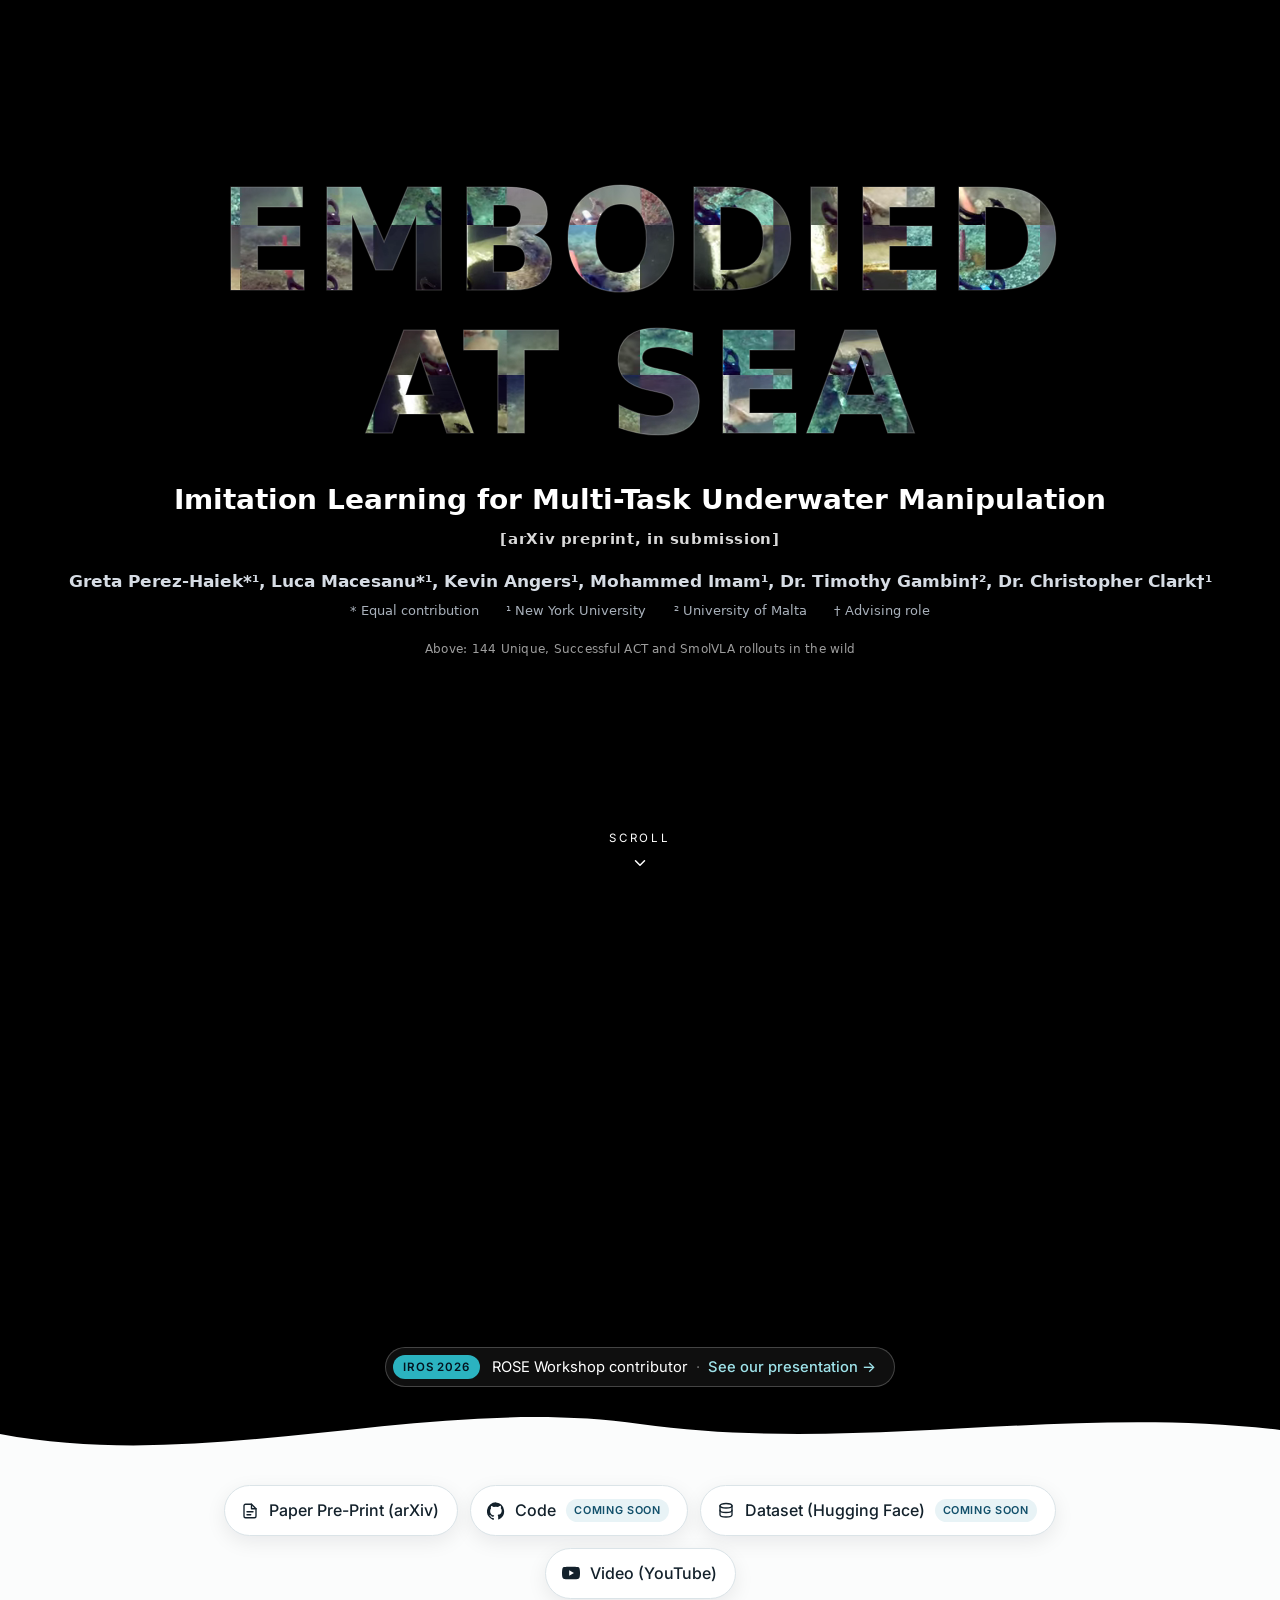
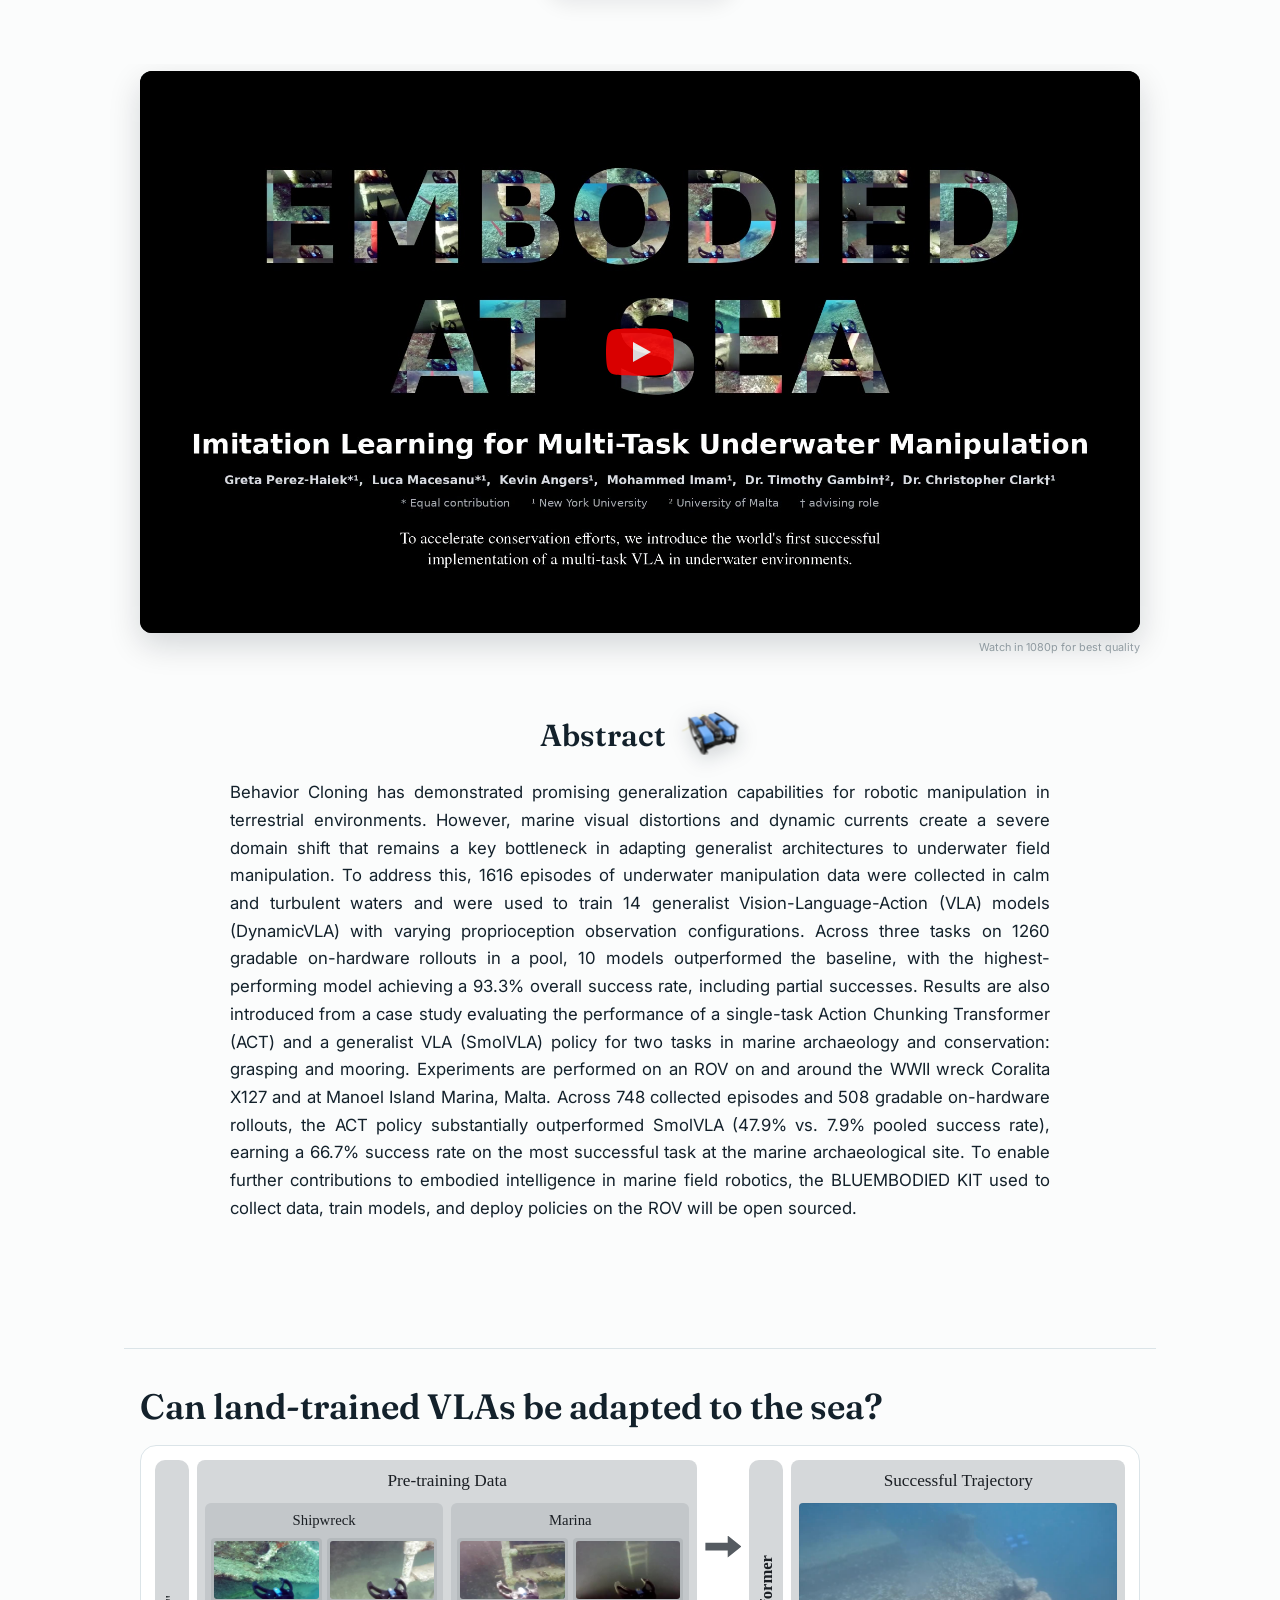
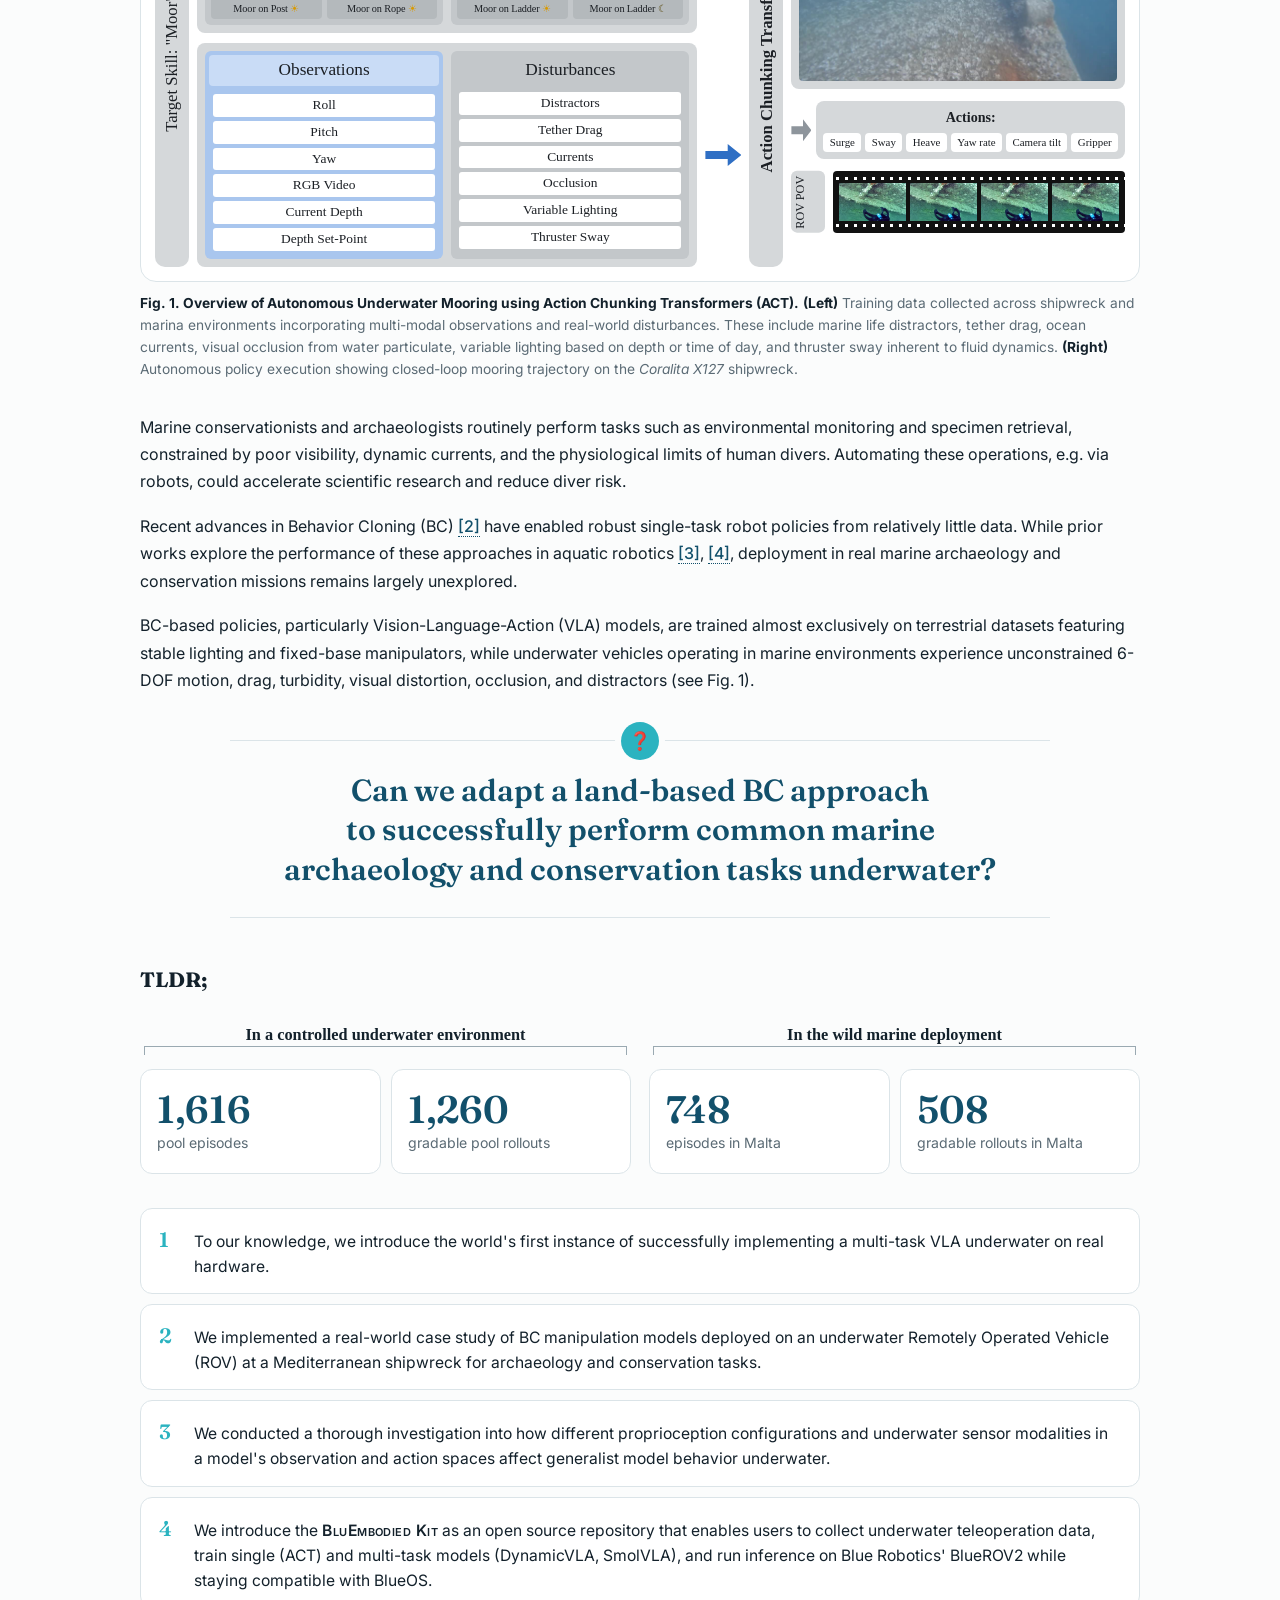
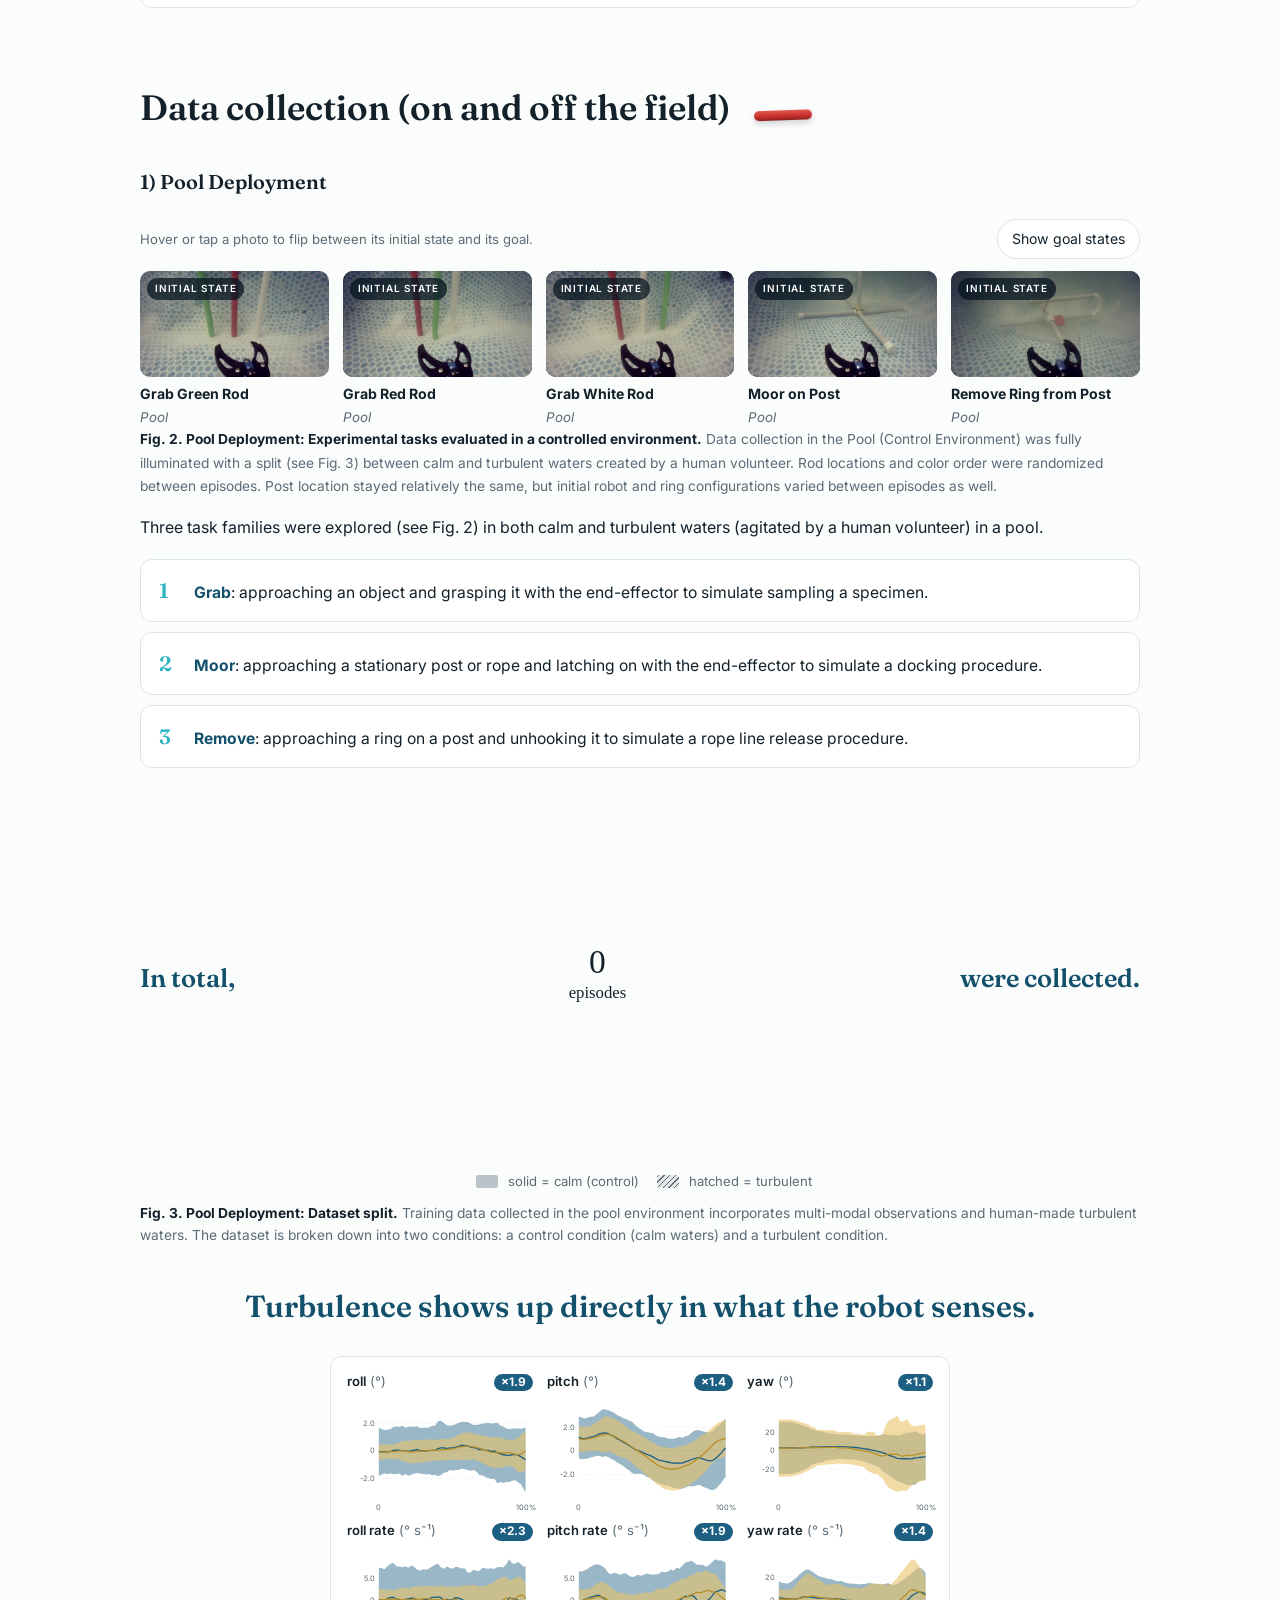
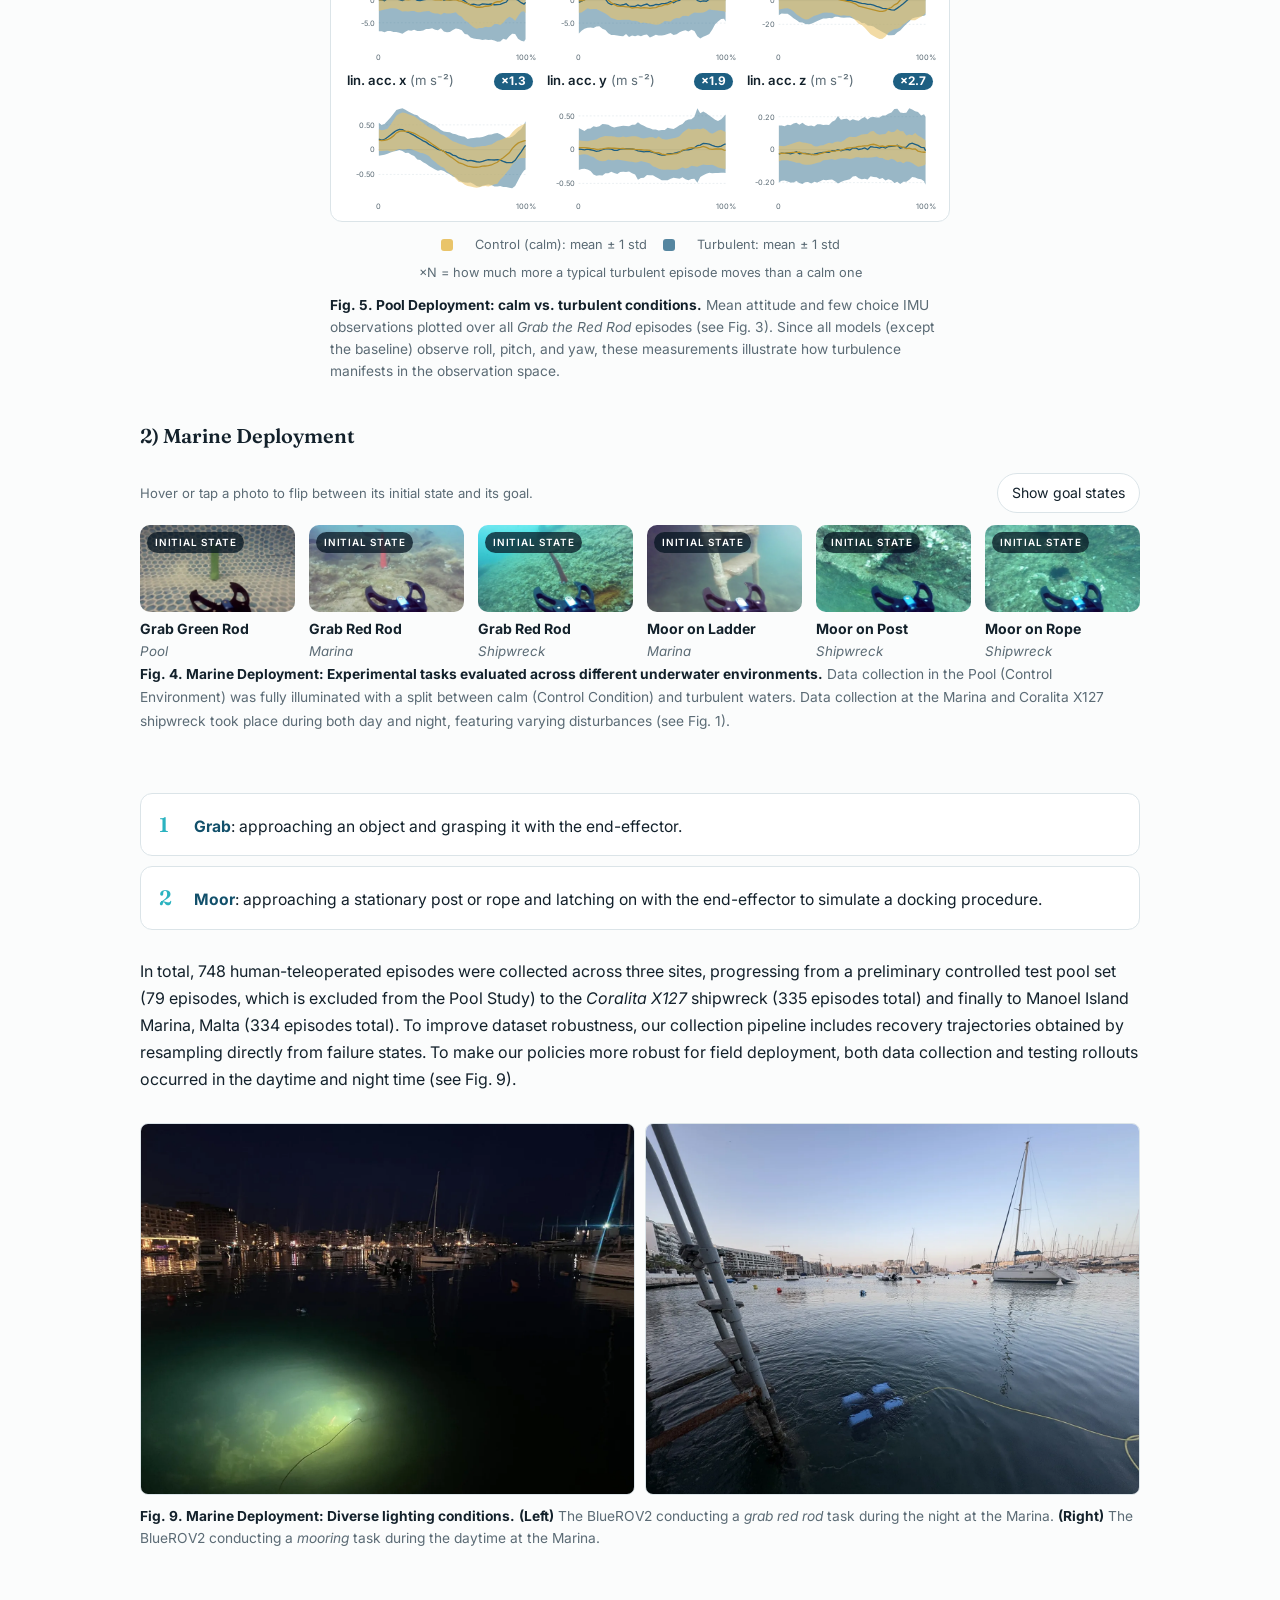
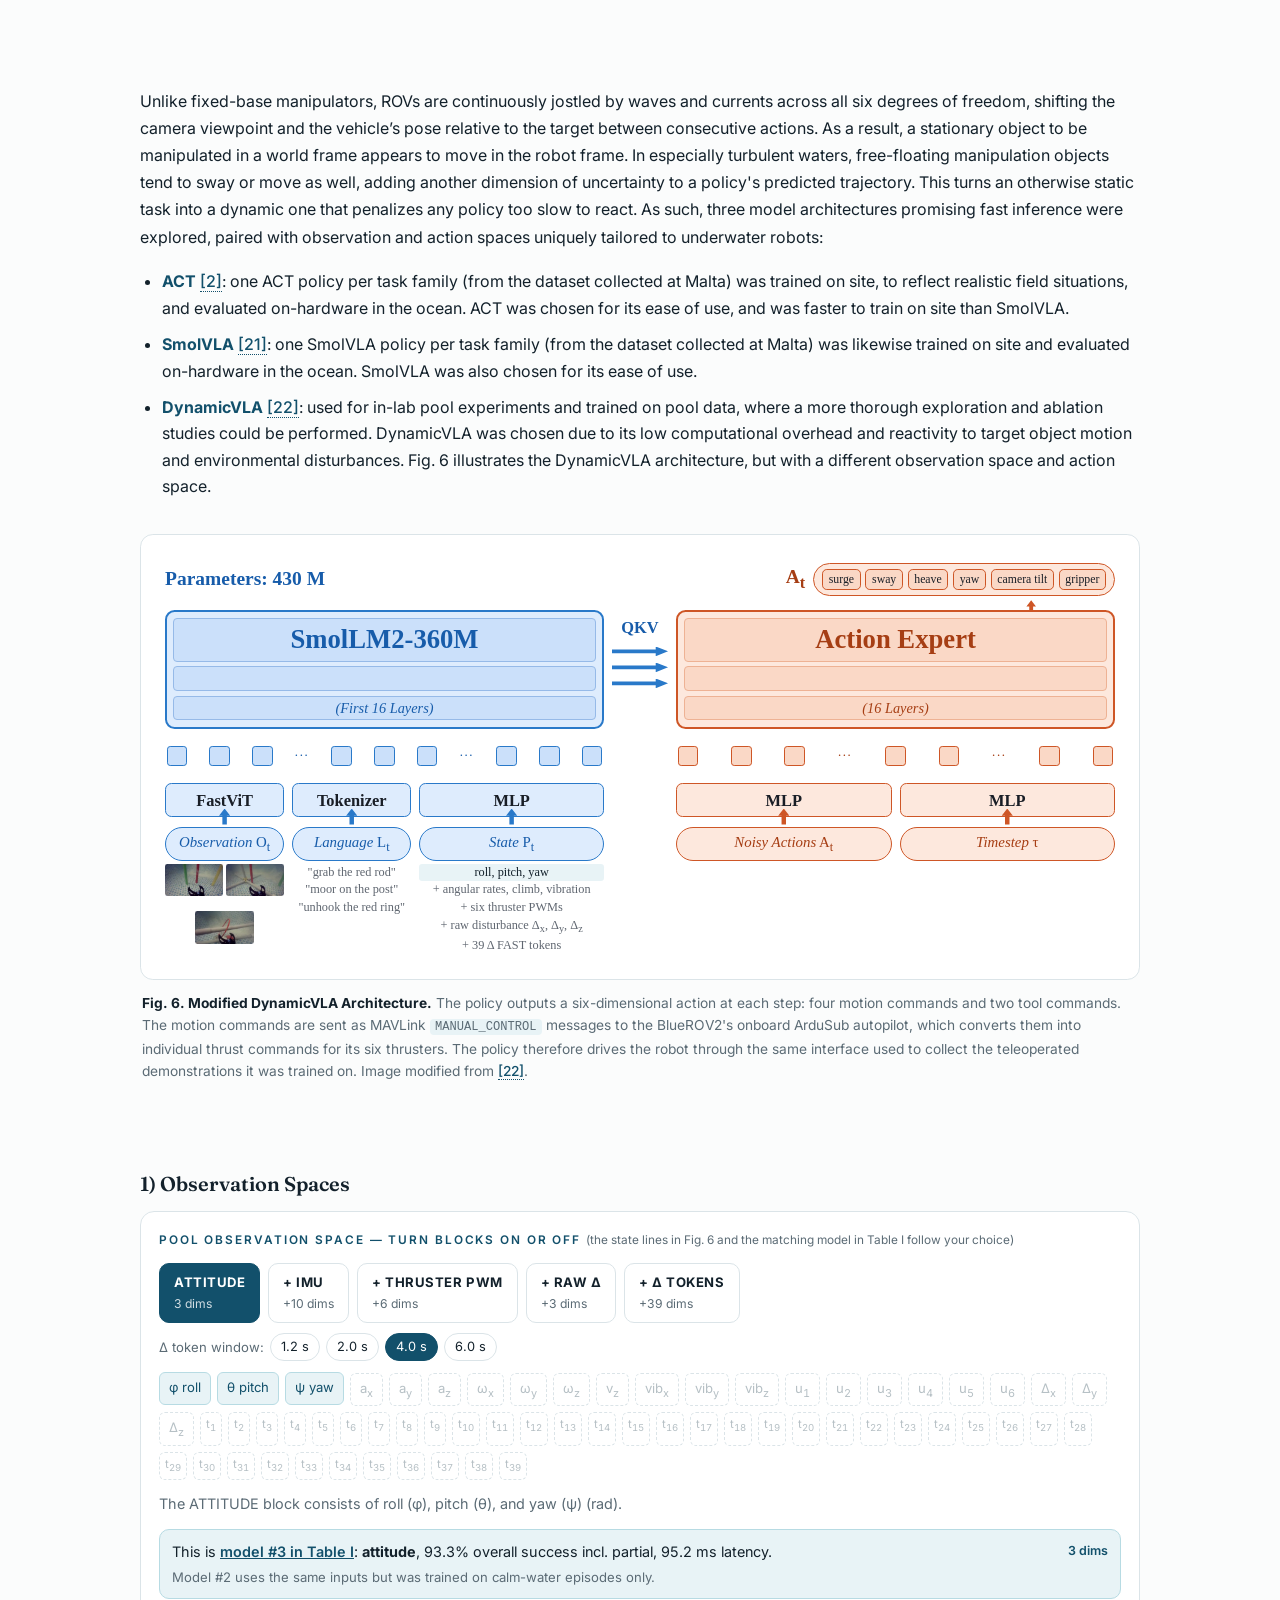
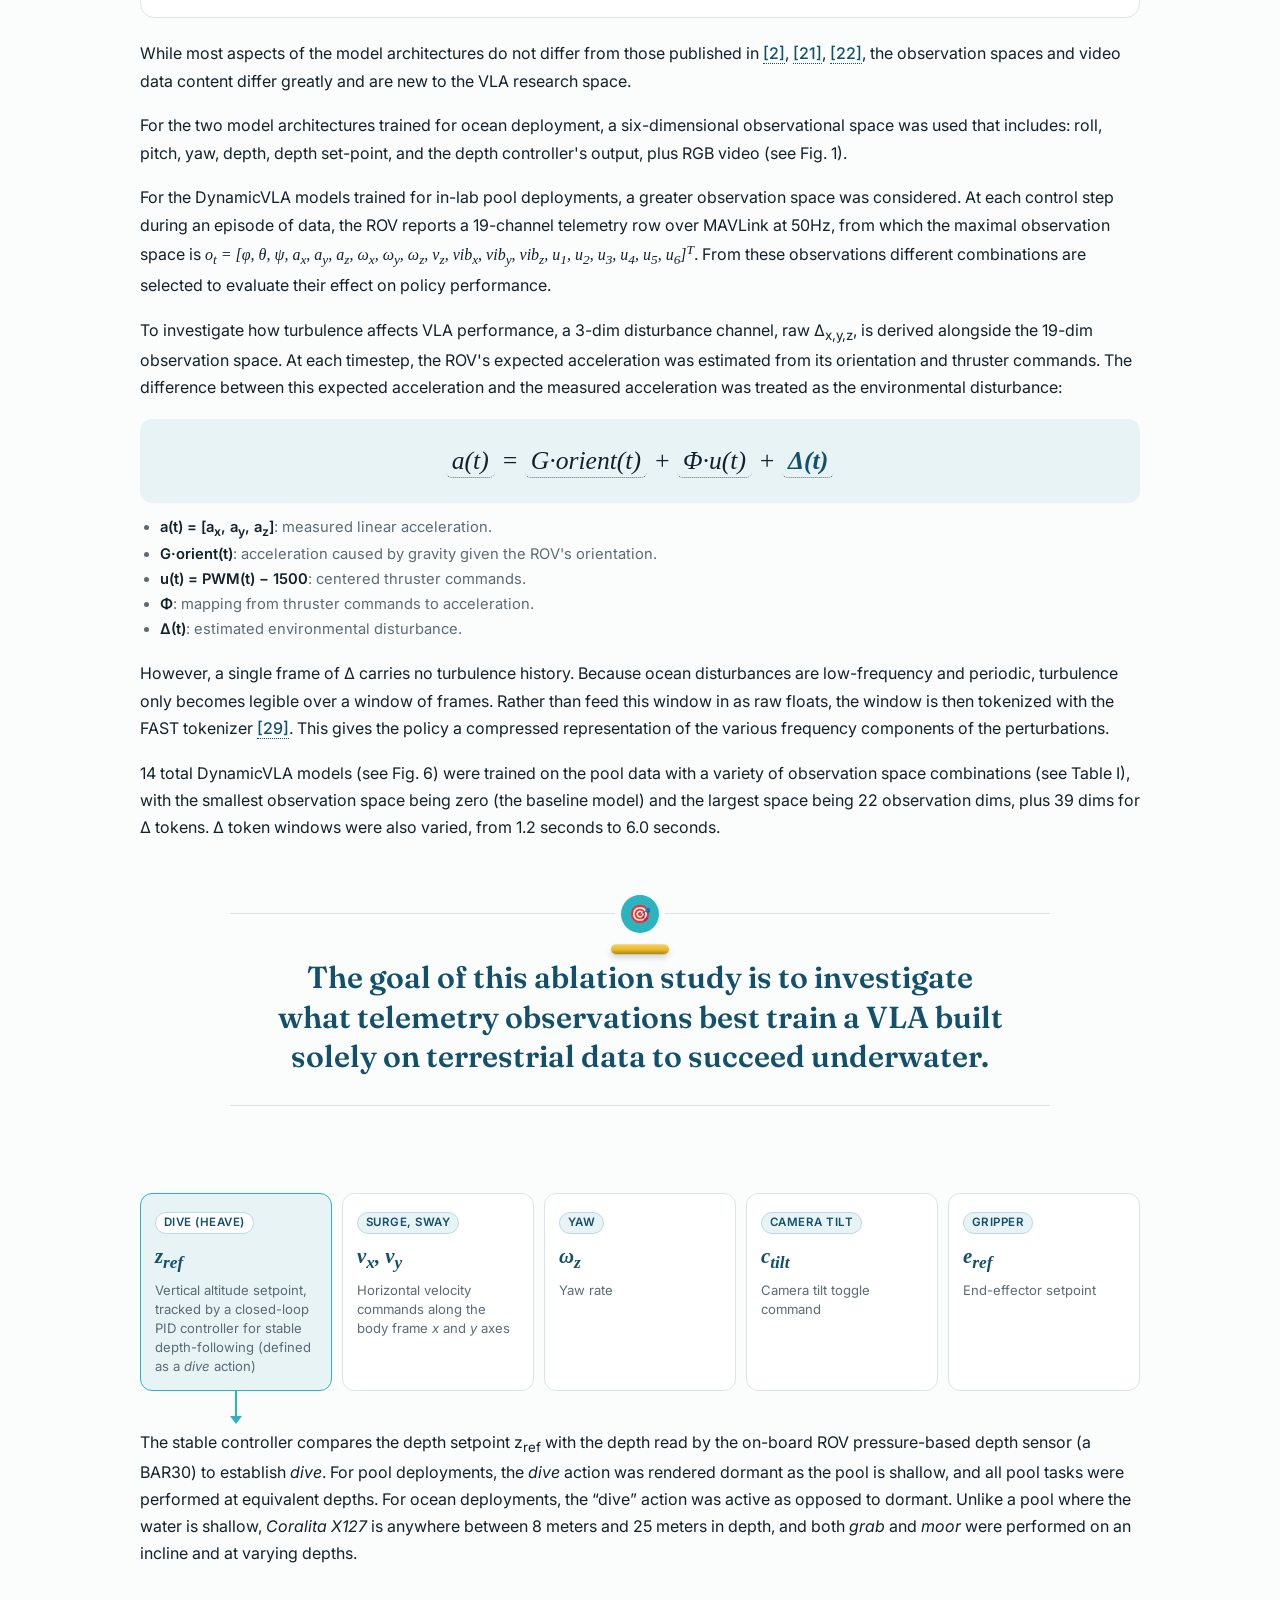
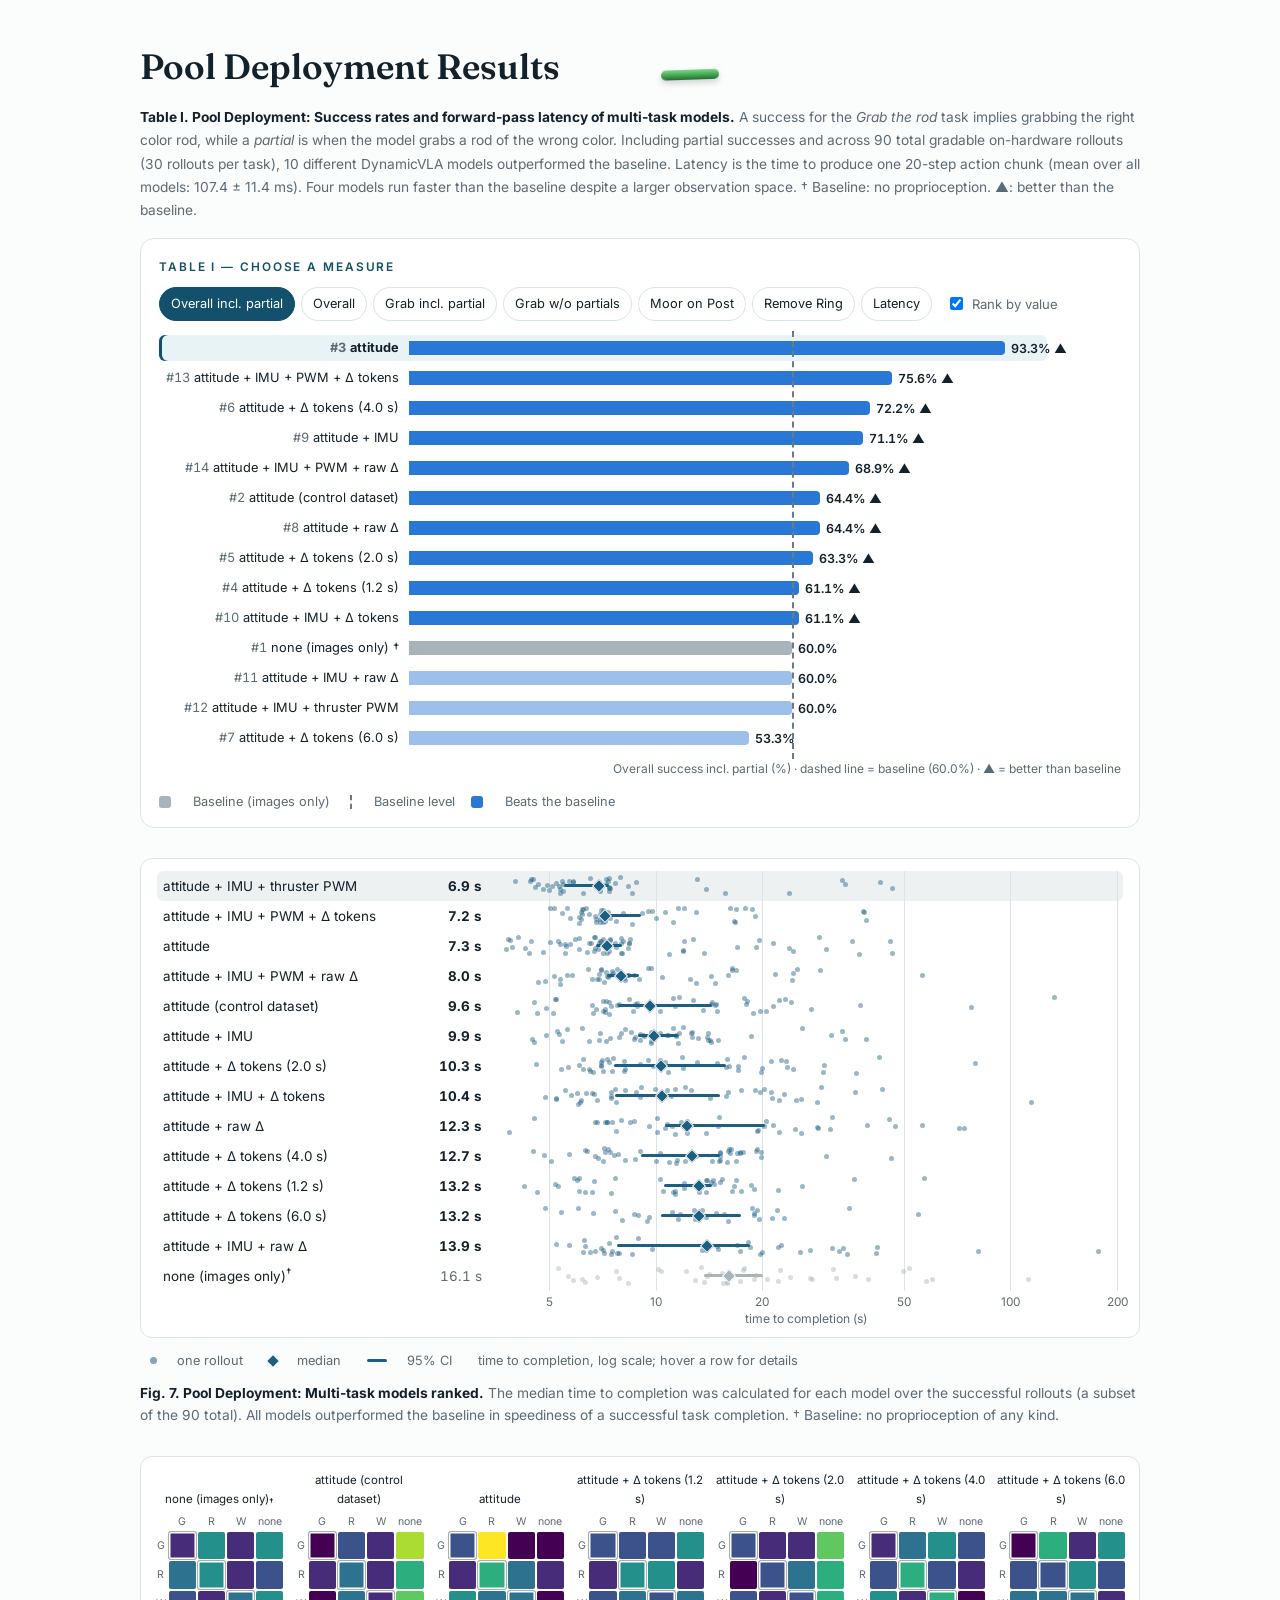
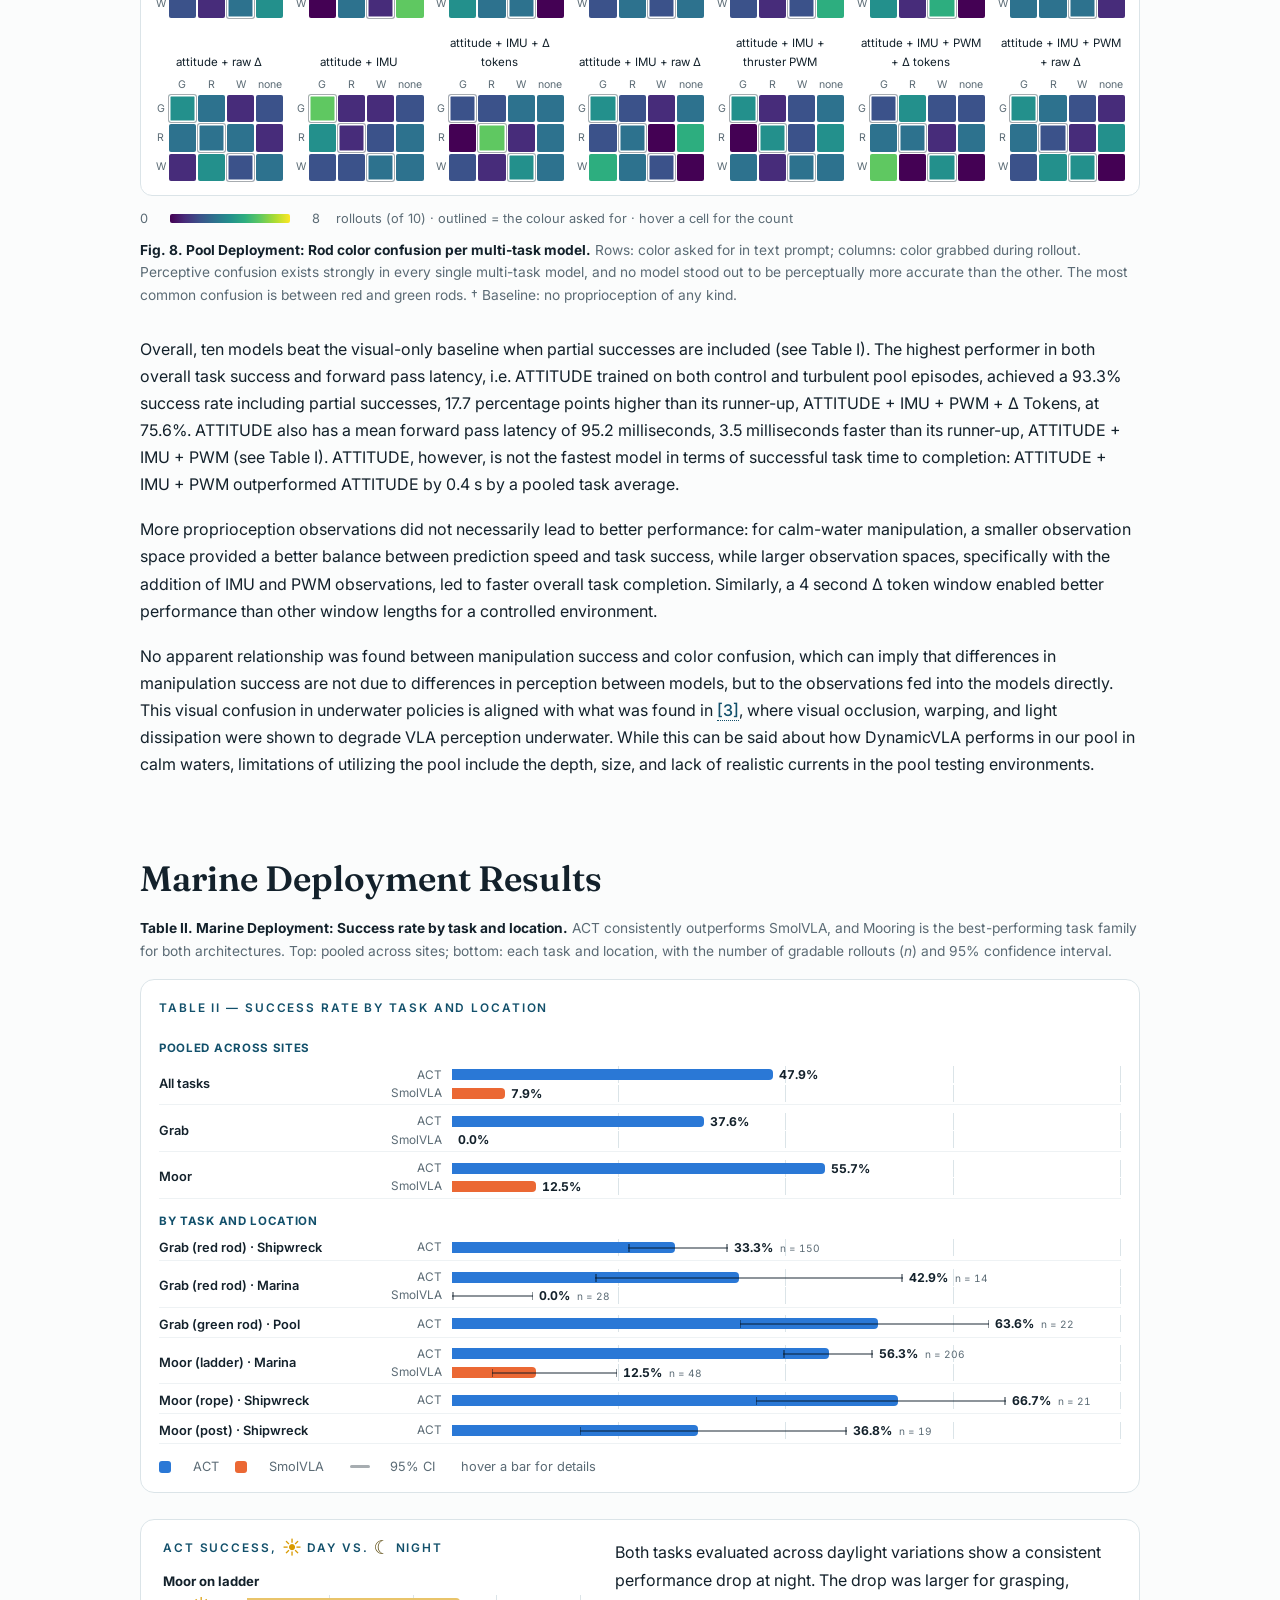
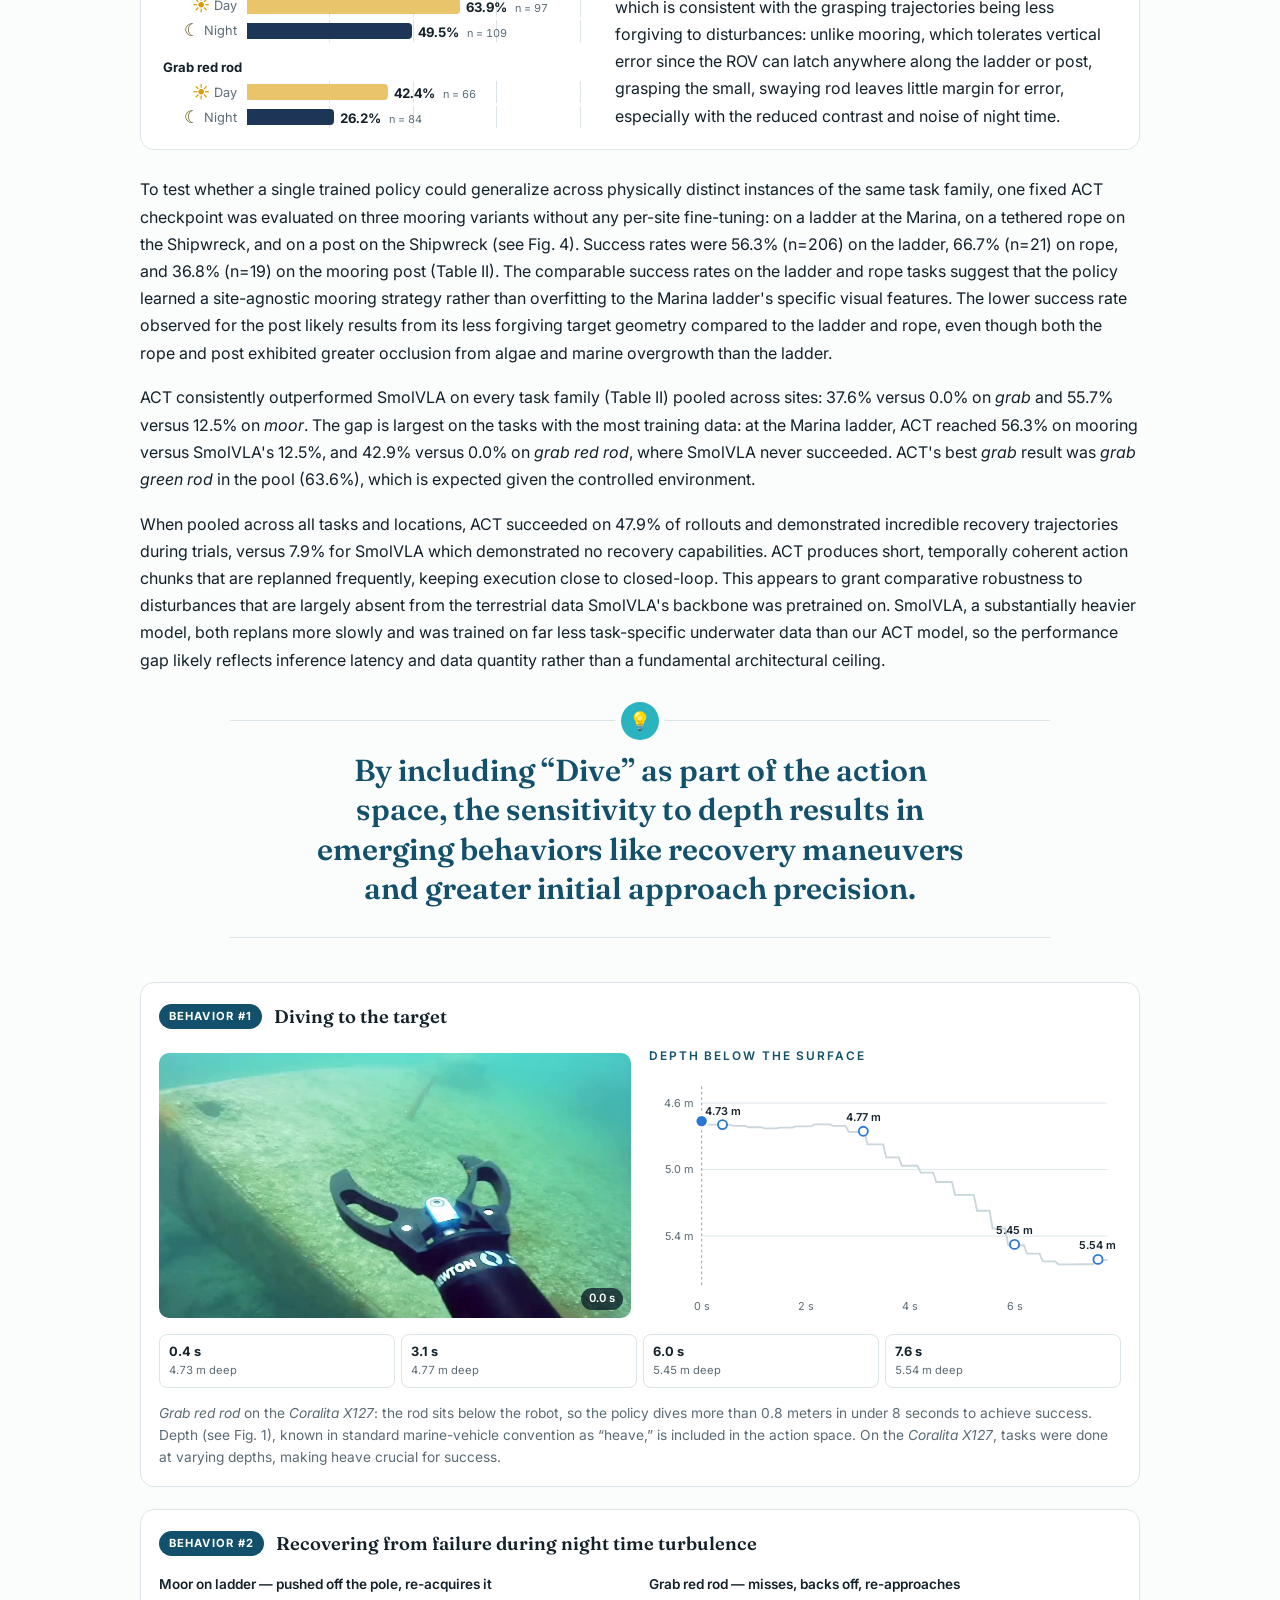
<file: index.html>
<!doctype html>
<html lang="en">
<head>
<meta charset="utf-8">
<meta name="viewport" content="width=device-width, initial-scale=1">
<title>Embodied at Sea</title>
<meta name="description" content="Embodied at Sea — project page.">
<link rel="preconnect" href="https://fonts.googleapis.com">
<link rel="preconnect" href="https://fonts.gstatic.com" crossorigin>
<link href="https://fonts.googleapis.com/css2?family=Fraunces:ital,opsz,wght@0,9..144,500;0,9..144,600;0,9..144,900;1,9..144,800&family=Inter:wght@400;500;600&family=Tinos:wght@400;700&display=swap" rel="stylesheet">
<style>
  @font-face {
    font-family: "DejaVu Sans Web";
    src: url("assets/fonts/dejavu-sans-bold.woff") format("woff");
    font-weight: 700; font-display: block;
  }
  @font-face {
    font-family: "DejaVu Sans Web";
    src: url("assets/fonts/dejavu-sans.woff") format("woff");
    font-weight: 400; font-display: block;
  }
  :root {
    --abyss: #04131f;
    --deep: #0a2a3d;
    --tide: #12506b;
    --foam: #e8f3f6;
    --ink: #13212b;
    --muted: #5b6b75;
    --line: #dbe4e8;
    --paper: #fbfcfc;
    --accent: #2bb3c0;
  }
  * { box-sizing: border-box; }
  html { scroll-behavior: smooth; }
  body {
    margin: 0;
    font-family: "Inter", system-ui, -apple-system, "Segoe UI", sans-serif;
    color: var(--ink);
    background: var(--paper);
    line-height: 1.55;
    -webkit-font-smoothing: antialiased;
  }
  img { max-width: 100%; display: block; }
  .sr-only { position: absolute; width: 1px; height: 1px; overflow: hidden; clip: rect(0 0 0 0); white-space: nowrap; }

  /* ---------- Intro: roll-out wall + cut-out title ---------- */
  .intro { position: relative; height: 170vh; background: #000; }
  .stage {
    position: sticky; top: 0;
    height: 100vh; height: 100svh;
    overflow: hidden;
    --p: 0;           /* 0 = wall fully visible, 1 = only the letters show it */
  }
  .stage video, .stage .poster {
    position: absolute; inset: 0;
    width: 100%; height: 100%;
    object-fit: cover;
  }
  .cutout {
    position: absolute; inset: 0;
    width: 100%; height: 100%;
    opacity: var(--p);
  }
  /* Title matches the ICRA/IROS video title card: DejaVu Sans Bold, caps, two lines. */
  .stage { --t: min(11vw, 21vh); }   /* title centre is at 36% of the screen (see the SVG y) */
  @media (max-aspect-ratio: 1/1) { .stage { --t: min(14vw, 24vh); } }
  .cutout text {
    font-family: "DejaVu Sans Web", "DejaVu Sans", Verdana, sans-serif;
    font-weight: 700;
    font-size: var(--t);
  }
  .note {
    position: absolute; left: 16px; right: 16px;
    top: calc(36% + 1.12 * var(--t));
    margin: 0; text-align: center;
    font-family: "DejaVu Sans Web", "DejaVu Sans", Verdana, sans-serif;
    font-weight: 700;
    color: #fff;
    opacity: var(--p);
  }
  .note p { margin: 0; }
  .subtitle { font-size: clamp(1rem, 2.2vw, 1.9rem); line-height: 1.25; text-wrap: balance; }
  .status { margin-top: .7em !important; font-size: clamp(.8rem, 1.2vw, 1.05rem); color: rgba(255,255,255,.85); letter-spacing: .04em; }
  .authors {
    margin-top: 1.1em !important;
    font-size: clamp(.78rem, 1.3vw, 1.15rem); line-height: 1.5;
    color: rgb(214,220,228); text-wrap: balance;
  }
  .authors span { white-space: nowrap; }
  .affil-key {
    margin-top: .5em !important;
    font-weight: 400; font-size: clamp(.68rem, 1vw, .9rem);
    color: rgb(168,176,186);
  }
  .affil-key span { white-space: nowrap; margin: 0 .9em; }
  .caption {
    margin-top: 1.6em !important;
    text-wrap: balance;
    font-size: clamp(.68rem, .95vw, .85rem);
    font-weight: 400; letter-spacing: .02em;
    color: rgba(255,255,255,.62);
  }
  .hint {
    position: absolute; left: 0; right: 0;
    bottom: calc(28px + env(safe-area-inset-bottom, 0px));
    display: flex; flex-direction: column; align-items: center; gap: 6px;
    color: #fff; font-size: .72rem; letter-spacing: .24em; text-transform: uppercase;
    text-shadow: 0 1px 8px rgba(0,0,0,.6);
    opacity: calc(1 - var(--ph, 0) * 3);
    pointer-events: none;
  }
  .hint svg { width: 18px; height: 18px; animation: bob 1.8s ease-in-out infinite; }
  @keyframes bob { 50% { transform: translateY(5px); } }
  @media (prefers-reduced-motion: reduce) { .hint svg { animation: none; } }

  /* wave from the dark intro into the page */
  .shore { position: relative; z-index: 2; background: #000; padding: 18px 16px 76px; line-height: 1.4; text-align: center; }
  .announce {
    position: relative; z-index: 3;
    display: inline-flex; align-items: center; gap: 12px; flex-wrap: wrap; justify-content: center;
    padding: 7px 18px 7px 7px;
    border-radius: 999px;
    border: 1px solid rgba(255,255,255,.22);
    background: rgba(255,255,255,.06);
    color: #fff; text-decoration: none;
    font-size: .92rem;
    transition: background .15s, border-color .15s;
  }
  .announce:hover { background: rgba(255,255,255,.12); border-color: rgba(255,255,255,.4); }
  .announce .tag {
    background: #2bb3c0; color: #04131f;
    font-weight: 600; font-size: .72rem; letter-spacing: .08em;
    padding: 4px 10px; border-radius: 999px;
  }
  .announce .sep { color: rgba(255,255,255,.4); margin: 0 4px; }
  .announce .cta { color: #9fe3ea; font-weight: 500; white-space: nowrap; }
  .announce:hover .cta span { display: inline-block; transform: translateX(3px); transition: transform .15s; }
  @media (max-width: 480px) { .announce { border-radius: 18px; padding: 8px 14px; } .announce .sep { display: none; } .announce .msg { display: flex; flex-direction: column; } }
  .shore svg { position: absolute; left: 0; bottom: -1px; width: 100%; height: 70px; }
  /* covers the rest of the title card that the pulled-up shore no longer hides (height set in JS) */
  .shore::after { content: ""; position: absolute; left: 0; right: 0; top: 100%; height: var(--under, 0px); background: var(--paper); }

  /* ---------- Links ---------- */
  .links {
    display: flex; flex-wrap: wrap; justify-content: center; gap: 12px;
    margin: 22px auto 0; padding: 0 20px;
    position: relative; z-index: 2;
    max-width: 900px;
  }
  .link {
    display: inline-flex; align-items: center; gap: 10px;
    padding: 12px 18px 12px 16px;
    border-radius: 999px;
    background: #fff;
    border: 1px solid var(--line);
    box-shadow: 0 6px 20px rgba(4,19,31,.08);
    color: var(--ink);
    text-decoration: none;
    font-weight: 500;
    cursor: default;
  }
  a.link.live { cursor: pointer; transition: transform .15s, box-shadow .15s, border-color .15s; }
  a.link.live:hover { transform: translateY(-1px); border-color: #b9c6cd; box-shadow: 0 10px 26px rgba(4,19,31,.12); }
  .link svg { width: 18px; height: 18px; flex: none; }
  .soon {
    white-space: nowrap;
    font-size: .68rem; font-weight: 600; letter-spacing: .06em; text-transform: uppercase;
    color: var(--tide);
    background: var(--foam);
    border-radius: 999px;
    padding: 3px 8px;
  }

  /* ---------- Sections ---------- */
  main { max-width: 1240px; margin: 0 auto; padding: 72px 20px 40px; }
  h2 {
    font-family: "Fraunces", Georgia, serif;
    font-weight: 600;
    font-size: 1.9rem;
    text-align: center;
    margin: 0 0 40px;
  }

  /* Project video, then the abstract beneath it. */
  .video { max-width: 1000px; margin: 0 auto 56px; }
  .video-note { margin: 6px 0 0; text-align: right; font-size: .68rem; color: #9aa5ab; }
  .yt {
    position: relative; display: block; width: 100%; aspect-ratio: 16 / 9; overflow: hidden;
    background: #000; border-radius: 12px; box-shadow: 0 12px 32px rgba(4,19,31,.16);
  }
  .yt img, .yt iframe { position: absolute; inset: 0; width: 100%; height: 100%; border: 0; object-fit: cover; }
  .yt .play { position: absolute; left: 50%; top: 50%; width: 68px; height: 48px; transform: translate(-50%,-50%);
              opacity: .85; transition: opacity .15s, transform .15s; }
  .yt:hover .play, .yt:focus-visible .play { opacity: 1; transform: translate(-50%,-50%) scale(1.08); }
  .abstract { max-width: 820px; margin: 0 auto 72px; }
  .abstract h2 { margin-bottom: 20px; }
  .rov-mini { display: inline-block; height: 1.4em; width: auto; vertical-align: -0.28em; margin-left: .3em; animation: rovbob 3.2s ease-in-out infinite; }
  @keyframes rovbob { 50% { transform: translateY(-4px) rotate(-3deg); } }
  @media (prefers-reduced-motion: reduce) { .rov-mini { animation: none; } }
  .abstract p { margin: 0; font-size: 1.05rem; line-height: 1.65; text-align: justify; hyphens: auto; }
  @media (max-width: 600px) { .abstract p { text-align: left; font-size: 1rem; } }

  /* Credits, laid out like the IROS video's closing card: institution brackets
     above the faces, name + email below. One row of six that shrinks with the
     window; on phones two rows of three, each with its own brackets. */
  .team {
    display: grid;
    grid-template-columns: repeat(6, minmax(0, 1fr));
    column-gap: clamp(6px, 1.4vw, 18px);
    max-width: 1200px; margin: 0 auto;
    font-family: "Tinos", "Times New Roman", "Nimbus Roman", Times, serif;
  }
  .inst {
    align-self: end;
    text-align: center;
    margin-bottom: 22px;
    min-width: 0;
  }
  .inst b { display: block; font-size: clamp(.8rem, 1.5vw, 1.12rem); color: var(--ink); }
  .inst span { display: block; font-size: clamp(.66rem, 1.05vw, .82rem); color: var(--muted); margin-top: 3px; line-height: 1.3; }
  .inst::after {                     /* the bracket: a rule with two down-ticks */
    content: ""; display: block;
    height: 9px; margin: 12px 4% 0;
    border: 1.5px solid #b0b6be; border-bottom: 0;
  }
  .inst.nyu-all  { grid-column: 1 / 5; grid-row: 1; }
  .inst.malta    { grid-column: 5 / 6; grid-row: 1; }
  .inst.nyu-last { grid-column: 6 / 7; grid-row: 1; }
  .inst.phone { display: none; }
  .person { text-align: center; min-width: 0; grid-row: 2; }
  .person img {
    width: min(150px, 86%); height: auto; aspect-ratio: 1;
    border-radius: 50%;
    object-fit: cover;
    margin: 0 auto 12px;
    border: 3px solid #fff;
    box-shadow: 0 0 0 1px var(--line), 0 10px 24px rgba(4,19,31,.12);
  }
  .name { font-weight: 700; font-size: clamp(.8rem, 1.5vw, 1.15rem); margin: 0; line-height: 1.25; }
  .mail { display: block; color: var(--muted); font-size: clamp(.64rem, 1.1vw, .9rem); margin: 4px 0 0;
          text-decoration: none; overflow-wrap: anywhere; }
  .mail:hover { text-decoration: underline; }
  .eq { text-align: center; margin: 22px 0 0; color: var(--muted);
        font-family: "Tinos", "Times New Roman", "Nimbus Roman", Times, serif; font-size: .95rem; }

  @media (max-width: 600px) {
    .team { grid-template-columns: repeat(3, minmax(0, 1fr)); row-gap: 0; }
    .inst.desk { display: none; }
    .inst.phone { display: block; }
    .inst.p-nyu3   { grid-column: 1 / 4; grid-row: 1; }
    .inst.p-nyu1   { grid-column: 1 / 2; grid-row: 3; margin-top: 30px; }
    .inst.malta    { grid-column: 2 / 3; grid-row: 3; margin-top: 30px; display: block; }
    .inst.nyu-last { grid-column: 3 / 4; grid-row: 3; margin-top: 30px; display: block; }
    .person.first3 { grid-row: 2; }
    .person.last3  { grid-row: 4; }
    .inst b { font-size: .8rem; }
    .inst span { font-size: .64rem; }
  }

  .logos {
    display: flex; flex-wrap: wrap; align-items: center; justify-content: center;
    gap: 28px 56px;
    margin: 64px auto 0;
    padding-top: 40px;
    border-top: 1px solid var(--line);
  }
  .logos img { height: 58px; width: auto; object-fit: contain; }
  .logos img.tall { height: 76px; }
  .logos img.wide { height: 44px; }
  .thanks {
    display: flex; flex-wrap: wrap; align-items: center; justify-content: center;
    gap: 6px 14px; margin: 44px 0 0; text-align: center;
    font-family: "Tinos", "Times New Roman", "Nimbus Roman", Times, serif;
    font-size: clamp(1rem, 1.6vw, 1.3rem); color: var(--muted);
  }
  .thanks img { height: 46px; width: auto; }

  footer {
    text-align: center; color: var(--muted); font-size: .82rem;
    padding: 40px 20px 56px;
  }
  footer a { color: inherit; }
</style>
<link rel="stylesheet" href="assets/paper/paper.css?v=30">
</head>
<body>

<header class="intro" id="intro">
  <div class="stage" id="stage">
    <img class="poster" src="assets/video/malta_poster.jpg" alt="">
    <video id="wall" autoplay muted loop playsinline preload="auto" poster="assets/video/malta_poster.jpg"
           aria-label="A 12 by 12 wall of robot roll-outs in Malta">
      <source src="assets/video/malta_small.mp4" type='video/mp4; codecs="avc1.64001f"' media="(max-width: 800px)">
      <source src="assets/video/malta_small.webm" type='video/webm; codecs="vp9"' media="(max-width: 800px)">
      <source src="assets/video/malta.mp4" type='video/mp4; codecs="avc1.640032"'>
      <source src="assets/video/malta.webm" type='video/webm; codecs="vp9"'>
    </video>
    <svg class="cutout" aria-hidden="true">
      <defs>
        <mask id="letters" maskUnits="userSpaceOnUse" x="0" y="0" width="100%" height="100%">
          <rect width="100%" height="100%" fill="#fff"/>
          <text x="50%" y="36%" text-anchor="middle" fill="#000"><tspan x="50%" dy="-.245em">EMBODIED</tspan><tspan x="50%" dy="1.02em">AT SEA</tspan></text>
        </mask>
      </defs>
      <rect width="100%" height="100%" fill="#000" mask="url(#letters)"/>
      <text x="50%" y="36%" text-anchor="middle" fill="none" stroke="rgba(255,255,255,.22)" stroke-width="1.2"><tspan x="50%" dy="-.245em">EMBODIED</tspan><tspan x="50%" dy="1.02em">AT SEA</tspan></text>
    </svg>
    <h1 class="sr-only">Embodied at Sea</h1>
    <div class="note">
      <p class="subtitle">Imitation Learning for <span style="white-space:nowrap">Multi-Task</span> Underwater Manipulation</p>
      <p class="status">[arXiv preprint, in submission]</p>
      <p class="authors"><span>Greta Perez-Haiek*¹,</span> <span>Luca Macesanu*¹,</span> <span>Kevin Angers¹,</span> <span>Mohammed Imam¹,</span> <span>Dr. Timothy Gambin†²,</span> <span>Dr. Christopher Clark†¹</span></p>
      <p class="affil-key"><span>* Equal contribution</span> <span>¹ New York University</span> <span>² University of Malta</span> <span>† Advising role</span></p>
      <p class="caption">Above: 144 Unique, Successful ACT and SmolVLA rollouts in the wild</p>
    </div>
    <div class="hint" aria-hidden="true">Scroll
      <svg viewBox="0 0 24 24" fill="none" stroke="currentColor" stroke-width="2" stroke-linecap="round" stroke-linejoin="round"><path d="M6 9l6 6 6-6"/></svg>
    </div>
  </div>
</header>
<div class="shore">
  <a class="announce" href="archive.html?v=5">
    <span class="tag">IROS 2026</span>
    <span class="msg">ROSE Workshop contributor <span class="sep">·</span> <span class="cta">See our presentation <span aria-hidden="true">→</span></span></span>
  </a>
  <svg aria-hidden="true" viewBox="0 0 1440 70" preserveAspectRatio="none"><path fill="#fbfcfc" d="M0,40 C240,80 480,0 720,30 C960,60 1200,10 1440,36 L1440,70 L0,70 Z"/></svg>
</div>

<nav class="links" aria-label="Project links">
  <!-- Replace each <span class="link"> with <a class="link" href="..."> and drop the "Coming soon" tag once live. -->
  <a class="link live" href="https://arxiv.org/abs/2610.38199" target="_blank" rel="noopener">
    <svg viewBox="0 0 24 24" fill="none" stroke="currentColor" stroke-width="1.8" stroke-linecap="round" stroke-linejoin="round"><path d="M14 3H6a2 2 0 0 0-2 2v14a2 2 0 0 0 2 2h12a2 2 0 0 0 2-2V9z"/><path d="M14 3v6h6M8 13h8M8 17h5"/></svg>
    Paper Pre-Print (arXiv)
  </a>
  <span class="link">
    <svg viewBox="0 0 24 24" fill="currentColor"><path d="M12 .5a12 12 0 0 0-3.8 23.4c.6.1.8-.3.8-.6v-2c-3.3.7-4-1.6-4-1.6-.6-1.4-1.4-1.8-1.4-1.8-1-.7.1-.7.1-.7 1.2.1 1.8 1.2 1.8 1.2 1 1.8 2.8 1.3 3.5 1 .1-.8.4-1.3.7-1.6-2.7-.3-5.5-1.3-5.5-5.9 0-1.3.5-2.4 1.2-3.2-.1-.3-.5-1.5.1-3.2 0 0 1-.3 3.3 1.2a11.5 11.5 0 0 1 6 0C17.3 4.7 18.3 5 18.3 5c.7 1.7.2 2.9.1 3.2.8.8 1.2 1.9 1.2 3.2 0 4.6-2.8 5.6-5.5 5.9.4.4.8 1.1.8 2.2v3.3c0 .3.2.7.8.6A12 12 0 0 0 12 .5z"/></svg>
    Code <span class="soon">Coming soon</span>
  </span>
  <span class="link">
    <svg viewBox="0 0 24 24" fill="none" stroke="currentColor" stroke-width="1.8" stroke-linecap="round" stroke-linejoin="round"><ellipse cx="12" cy="5" rx="8" ry="3"/><path d="M4 5v6c0 1.7 3.6 3 8 3s8-1.3 8-3V5"/><path d="M4 11v6c0 1.7 3.6 3 8 3s8-1.3 8-3v-6"/></svg>
    Dataset (Hugging Face) <span class="soon">Coming soon</span>
  </span>
  <a class="link live" href="https://youtu.be/ExM9tkt8CEE" target="_blank" rel="noopener">
    <svg viewBox="0 0 24 24" fill="currentColor"><path d="M23.5 6.2a3 3 0 0 0-2.1-2.1C19.5 3.6 12 3.6 12 3.6s-7.5 0-9.4.5A3 3 0 0 0 .5 6.2 31 31 0 0 0 0 12a31 31 0 0 0 .5 5.8 3 3 0 0 0 2.1 2.1c1.9.5 9.4.5 9.4.5s7.5 0 9.4-.5a3 3 0 0 0 2.1-2.1A31 31 0 0 0 24 12a31 31 0 0 0-.5-5.8zM9.6 15.6V8.4l6.3 3.6z"/></svg>
    Video (YouTube)
  </a>
</nav>

<main>
  <section class="video">
    <!-- YouTube player loads only on click; until then show our own title-card still. -->
    <a class="yt" id="yt" href="https://youtu.be/ExM9tkt8CEE" data-id="ExM9tkt8CEE" aria-label="Play the Embodied at Sea video">
      <img src="assets/video/embodied_at_sea_video_poster.jpg?v=2" alt="Embodied at Sea: Imitation Learning for Multi-Task Underwater Manipulation">
      <svg class="play" viewBox="0 0 68 48" aria-hidden="true"><path fill="#f00" d="M66.5 7.7a8.6 8.6 0 0 0-6-6C55.2.2 34 .2 34 .2S12.8.2 7.5 1.7a8.6 8.6 0 0 0-6 6C0 13 0 24 0 24s0 11 1.5 16.3a8.6 8.6 0 0 0 6 6C12.8 47.8 34 47.8 34 47.8s21.2 0 26.5-1.5a8.6 8.6 0 0 0 6-6C68 35 68 24 68 24s0-11-1.5-16.3z"/><path fill="#fff" d="M45 24 27 14v20z"/></svg>
    </a>
    <p class="video-note">Watch in 1080p for best quality</p>
  </section>

  <section class="abstract">
    <h2>Abstract <img id="rov-home" class="rov-mini" src="assets/img/bluerov.png" width="120" height="88" alt=""></h2>
    <p>Behavior Cloning has demonstrated promising generalization capabilities for robotic manipulation in terrestrial environments. However, marine visual distortions and dynamic currents create a severe domain shift that remains a key bottleneck in adapting generalist architectures to underwater field manipulation. To address this, 1616 episodes of underwater manipulation data were collected in calm and turbulent waters and were used to train 14 generalist Vision-Language-Action (VLA) models (DynamicVLA) with varying proprioception observation configurations. Across three tasks on 1260 gradable on-hardware rollouts in a pool, 10 models outperformed the baseline, with the highest-performing model achieving a 93.3% overall success rate, including partial successes. Results are also introduced from a case study evaluating the performance of a single-task Action Chunking Transformer (ACT) and a generalist VLA (SmolVLA) policy for two tasks in marine archaeology and conservation: grasping and mooring. Experiments are performed on an ROV on and around the WWII wreck Coralita X127 and at Manoel Island Marina, Malta. Across 748 collected episodes and 508 gradable on-hardware rollouts, the ACT policy substantially outperformed SmolVLA (47.9% vs. 7.9% pooled success rate), earning a 66.7% success rate on the most successful task at the marine archaeological site. To enable further contributions to embodied intelligence in marine field robotics, the BLUEMBODIED KIT used to collect data, train models, and deploy policies on the ROV will be open sourced.</p>
  </section>

  <!-- ======================= THE PAPER, INTERACTIVE ======================= -->
  <section class="paper" id="paper" aria-label="The paper">
    <nav class="pp-chapters" aria-label="Paper sections">
      <a href="#p-intro">Can land-trained VLAs be adapted to the sea?</a>
      <a href="#p-data">Data collection (on and off the field)</a>
      <a href="#p-models">Model Architectures</a>
      <a href="#p-pool">Pool Deployment Results</a>
      <a href="#p-marine">Marine Deployment Results</a>
      <a href="#p-concl">In Conclusion...</a>
      <a href="#p-cite">Citation</a>
      <span class="pp-progress" aria-hidden="true"></span>
    </nav>

    <!-- ---------- I. Introduction ---------- -->
    <article class="pp-chapter" id="p-intro">
      <h3 class="rv">Can land-trained VLAs be adapted to the sea?</h3>
      <figure class="f1-fig" id="fig1">
        <div class="f1" aria-label="Fig. 1, rebuilt with live video">
          <div class="f1-skill s1"><span>Target Skill: "Moor"</span></div>
          <div class="f1-pre s2">
            <h5>Pre-training Data</h5>
            <div class="f1-sites">
              <div class="site"><h6>Shipwreck</h6><div class="tiles"><figure class="tile"><video muted loop playsinline preload="none" poster="assets/paper/fig1/post.jpg" data-src="assets/paper/fig1/post.mp4"></video><figcaption>Moor on Post <span class="sun" aria-label="daytime">☀</span></figcaption></figure><figure class="tile"><video muted loop playsinline preload="none" poster="assets/paper/fig1/rope.jpg" data-src="assets/paper/fig1/rope.mp4"></video><figcaption>Moor on Rope <span class="sun" aria-label="daytime">☀</span></figcaption></figure></div></div>
              <div class="site"><h6>Marina</h6><div class="tiles"><figure class="tile"><video muted loop playsinline preload="none" poster="assets/paper/fig1/ladder-day.jpg" data-src="assets/paper/fig1/ladder-day.mp4"></video><figcaption>Moor on Ladder <span class="sun" aria-label="daytime">☀</span></figcaption></figure><figure class="tile"><video muted loop playsinline preload="none" poster="assets/paper/fig1/ladder-night.jpg" data-src="assets/paper/fig1/ladder-night.mp4"></video><figcaption>Moor on Ladder <span class="moon" aria-label="night">☾</span></figcaption></figure></div></div>
            </div>
          </div>
          <div class="f1-low">
            <div class="f1-obs s3"><h5>Observations</h5><ul><li>Roll</li><li>Pitch</li><li>Yaw</li><li>RGB Video</li><li>Current Depth</li><li>Depth Set-Point</li></ul></div>
            <div class="f1-dis s4"><h5>Disturbances</h5><ul><li>Distractors</li><li>Tether Drag</li><li>Currents</li><li>Occlusion</li><li>Variable Lighting</li><li>Thruster Sway</li></ul></div>
          </div>
          <div class="f1-arr a1 s5" aria-hidden="true"></div>
          <div class="f1-arr a2 s5" aria-hidden="true"></div>
          <div class="f1-act s6"><span>Action Chunking Transformer</span></div>
          <div class="f1-right">
          <div class="f1-traj s7"><h5>Successful Trajectory</h5><video class="traj" muted loop playsinline preload="none" poster="assets/paper/fig1/trajectory.jpg" data-src="assets/paper/fig1/trajectory.mp4"></video></div>
          <div class="f1-acts s8"><i class="arr" aria-hidden="true"></i><div class="bar"><b>Actions:</b><span>Surge</span><span>Sway</span><span>Heave</span><span>Yaw rate</span><span>Camera tilt</span><span>Gripper</span></div></div>
          <div class="f1-pov s9"><span class="lbl">ROV POV</span><div class="film"><video muted loop playsinline preload="none" poster="assets/paper/fig1/pov.jpg" data-src="assets/paper/fig1/pov.mp4" data-off="0"></video><video muted loop playsinline preload="none" poster="assets/paper/fig1/pov.jpg" data-src="assets/paper/fig1/pov.mp4" data-off="1"></video><video muted loop playsinline preload="none" poster="assets/paper/fig1/pov.jpg" data-src="assets/paper/fig1/pov.mp4" data-off="2"></video><video muted loop playsinline preload="none" poster="assets/paper/fig1/pov.jpg" data-src="assets/paper/fig1/pov.mp4" data-off="3"></video></div></div>
          </div>
        </div>
        <figcaption><b>Fig. 1. Overview of Autonomous Underwater Mooring using Action Chunking Transformers (ACT).</b> <b>(Left)</b> Training data collected across shipwreck and marina environments incorporating multi-modal observations and real-world disturbances. These include marine life distractors, tether drag, ocean currents, visual occlusion from water particulate, variable lighting based on depth or time of day, and thruster sway inherent to fluid dynamics. <b>(Right)</b> Autonomous policy execution showing closed-loop mooring trajectory on the <i>Coralita X127</i> shipwreck.</figcaption>
      </figure>
      <p class="rv">Marine conservationists and archaeologists routinely perform tasks such as environmental monitoring and specimen retrieval, constrained by poor visibility, dynamic currents, and the physiological limits of human divers. Automating these operations, e.g. via robots, could accelerate scientific research and reduce diver risk.</p>
      <p class="rv">Recent advances in Behavior Cloning (BC) <a class="cite" href="#ref-2">[2]</a> have enabled robust single-task robot policies from relatively little data. While prior works explore the performance of these approaches in aquatic robotics <a class="cite" href="#ref-3">[3]</a>, <a class="cite" href="#ref-4">[4]</a>, deployment in real marine archaeology and conservation missions remains largely unexplored.</p>


      <p class="rv">BC-based policies, particularly Vision-Language-Action (VLA) models, are trained almost exclusively on terrestrial datasets featuring stable lighting and fixed-base manipulators, while underwater vehicles operating in marine environments experience unconstrained 6-DOF motion, drag, turbidity, visual distortion, occlusion, and distractors (see Fig. 1).</p>
      <p class="pp-big rv"><span>Can we adapt a land-based BC approach to successfully perform common marine archaeology and conservation tasks underwater?</span></p>
      <p class="pp-tldr rv">TLDR;</p>
    <div class="pp-stats rv" aria-label="Key numbers">
      <div class="grp">
        <p class="brk">In a controlled underwater environment</p>
        <div class="boxes">
          <div class="stat"><b data-count="1616">1,616</b><span>pool episodes</span></div>
          <div class="stat"><b data-count="1260">1,260</b><span>gradable pool rollouts</span></div>
        </div>
      </div>
      <div class="grp">
        <p class="brk">In the wild marine deployment</p>
        <div class="boxes">
          <div class="stat"><b data-count="748">748</b><span>episodes in Malta</span></div>
          <div class="stat"><b data-count="508">508</b><span>gradable rollouts in Malta</span></div>
        </div>
      </div>
    </div>

      <ol class="pp-contrib">
        <li class="rv"><span>1</span><span class="tx">To our knowledge, we introduce the world's first instance of successfully implementing a multi-task VLA underwater on real hardware.</span></li>
        <li class="rv"><span>2</span><span class="tx">We implemented a real-world case study of BC manipulation models deployed on an underwater Remotely Operated Vehicle (ROV) at a Mediterranean shipwreck for archaeology and conservation tasks.</span></li>
        <li class="rv"><span>3</span><span class="tx">We conducted a thorough investigation into how different proprioception configurations and underwater sensor modalities in a model's observation and action spaces affect generalist model behavior underwater.</span></li>
        <li class="rv"><span>4</span><span class="tx">We introduce the <span class="sc">BluEmbodied Kit</span> as an open source repository that enables users to collect underwater teleoperation data, train single (ACT) and multi-task models (DynamicVLA, SmolVLA), and run inference on Blue Robotics' BlueROV2 while staying compatible with BlueOS.</span></li>
      </ol>

    </article>

    <!-- ---------- III-A. Data Collection ---------- -->
    <article class="pp-chapter" id="p-data">
      <h3 class="rv">Data collection (on and off the field)</h3>

      <h4 class="rv">1) Pool Deployment</h4>

      <div class="pp-taskhead rv"><span class="pp-hint">Hover or tap a photo to flip between its initial state and its goal.</span><button class="pp-flipall" type="button" aria-pressed="false">Show goal states</button></div>
      <div class="pp-tasks five">
        <button class="task rv" type="button"><img data-src="assets/paper/tasks/pool-green-start.webp" alt="Grab green rod, pool: initial state" width="720" height="405"><img class="goal" data-src="assets/paper/tasks/pool-green-goal.webp" alt="Grab green rod, pool: goal" width="720" height="405"><span class="state"></span><b>Grab Green Rod</b><small>Pool</small></button>
        <button class="task rv" type="button"><img data-src="assets/paper/tasks/pool-red-start.webp" alt="Grab red rod, pool: initial state" width="720" height="405"><img class="goal" data-src="assets/paper/tasks/pool-red-goal.webp" alt="Grab red rod, pool: goal" width="720" height="405"><span class="state"></span><b>Grab Red Rod</b><small>Pool</small></button>
        <button class="task rv" type="button"><img data-src="assets/paper/tasks/pool-white-start.webp" alt="Grab white rod, pool: initial state" width="720" height="405"><img class="goal" data-src="assets/paper/tasks/pool-white-goal.webp" alt="Grab white rod, pool: goal" width="720" height="405"><span class="state"></span><b>Grab White Rod</b><small>Pool</small></button>
        <button class="task rv" type="button"><img data-src="assets/paper/tasks/pool-moor-start.webp" alt="Moor on post, pool: initial state" width="720" height="405"><img class="goal" data-src="assets/paper/tasks/pool-moor-goal.webp" alt="Moor on post, pool: goal" width="720" height="405"><span class="state"></span><b>Moor on Post</b><small>Pool</small></button>
        <button class="task rv" type="button"><img data-src="assets/paper/tasks/pool-ring-start.webp" alt="Remove ring from post, pool: initial state" width="720" height="405"><img class="goal" data-src="assets/paper/tasks/pool-ring-goal.webp" alt="Remove ring from post, pool: goal" width="720" height="405"><span class="state"></span><b>Remove Ring from Post</b><small>Pool</small></button>
      </div>
      <p class="pp-cap rv"><b>Fig. 2. Pool Deployment: Experimental tasks evaluated in a controlled environment.</b> Data collection in the Pool (Control Environment) was fully illuminated with a split (see Fig. 3) between calm and turbulent waters created by a human volunteer. Rod locations and color order were randomized between episodes. Post location stayed relatively the same, but initial robot and ring configurations varied between episodes as well.</p>
      <p class="rv">Three task families were explored (see Fig. 2) in both calm and turbulent waters (agitated by a human volunteer) in a pool.</p>
      <ol class="pp-contrib pp-tasks-boxed">
        <li class="rv"><span>1</span><span class="tx"><b>Grab</b>: approaching an object and grasping it with the end-effector to simulate sampling a specimen.</span></li>
        <li class="rv"><span>2</span><span class="tx"><b>Moor</b>: approaching a stationary post or rope and latching on with the end-effector to simulate a docking procedure.</span></li>
        <li class="rv"><span>3</span><span class="tx"><b>Remove</b>: approaching a ring on a post and unhooking it to simulate a rope line release procedure.</span></li>
      </ol>

      <figure class="pp-fig rv" id="fig3">
        <div class="f3-row">
          <p class="f3-word">In total,</p>
          <svg class="donut" viewBox="0 0 770 380" role="img" aria-label="1616 pool episodes were collected. Grab green rod: 101 calm, 161 turbulent. Grab red rod: 101 calm, 153 turbulent. Grab white rod: 102 calm, 151 turbulent. Moor on post: 125 calm, 301 turbulent. Unhook ring: 100 calm, 321 turbulent.">
            <defs><marker id="f3-arrow" viewBox="0 0 10 10" refX="9" refY="5" markerWidth="7" markerHeight="7" orient="auto-start-reverse"><path d="M0,0 L10,5 L0,10 z" fill="#4a5a63"/></marker></defs>
            <g class="segs" transform="rotate(-90 385 180)"></g>
            <g class="calls"></g>
            <text class="ctr-n" x="385" y="184" text-anchor="middle">0</text>
            <text class="ctr-l" x="385" y="210" text-anchor="middle">episodes</text>
          </svg>
          <p class="f3-word">were collected.</p>
        </div>
        <p class="f3-key"><i class="solid"></i>solid = calm (control) <i class="hatch"></i>hatched = turbulent</p>
        <div class="donut-legend f3-phone">
            <p class="lg-h"><b>Grab the rod</b> <span>(304 control, 465 turbulent)</span></p>
            <p class="lg" data-k="green"><i style="--c:#3E9B4F"></i>Green — 101 control, 161 turbulent</p>
            <p class="lg" data-k="red"><i style="--c:#C8322F"></i>Red — 101 control, 153 turbulent</p>
            <p class="lg" data-k="white"><i style="--c:#F4F4F2" class="edge"></i>White — 102 control, 151 turbulent</p>
            <p class="lg-h"><b>Other tasks</b></p>
            <p class="lg" data-k="moor"><i style="--c:#7FB8D6"></i>Moor on post — 125 control, 301 turbulent</p>
            <p class="lg" data-k="ring"><i style="--c:#F3D36B"></i>Unhook ring — 100 control, 321 turbulent</p>
            <p class="lg-h"><b>Condition</b></p>
            <p class="lg cond"><i style="--c:#E3E8EA"></i>Control</p>
            <p class="lg cond"><i class="hatch"></i>Turbulent</p>
          </div>
        <figcaption><b>Fig. 3. Pool Deployment: Dataset split.</b> Training data collected in the pool environment incorporates multi-modal observations and human-made turbulent waters. The dataset is broken down into two conditions: a control condition (calm waters) and a turbulent condition.</figcaption>
      </figure>

      <p class="pp-callout rv">Turbulence shows up directly in what the robot senses.</p>

      <figure class="pp-fig rv" id="fig5">
        <div class="f5" role="img" aria-label="Fig. 5: nine small charts of roll, pitch, yaw, their rates and linear accelerations over episode progress. Turbulent bands are wider than calm bands in eight of nine channels; the means stay close."></div>
        <p class="pp-legend f5-legend"><span class="sw calm"></span>Control (calm): mean ± 1 std <span class="sw turb"></span>Turbulent: mean ± 1 std <span class="f5-note">×N = how much more a typical turbulent episode moves than a calm one</span></p>
        <figcaption><b>Fig. 5. Pool Deployment: calm vs. turbulent conditions.</b> Mean attitude and few choice IMU observations plotted over all <i>Grab the Red Rod</i> episodes (see Fig. 3). Since all models (except the baseline) observe roll, pitch, and yaw, these measurements illustrate how turbulence manifests in the observation space.</figcaption>
      </figure>

      <h4 class="rv">2) Marine Deployment</h4>

      <div class="pp-taskhead rv"><span class="pp-hint">Hover or tap a photo to flip between its initial state and its goal.</span><button class="pp-flipall" type="button" aria-pressed="false">Show goal states</button></div>
      <div class="pp-tasks six">
        <button class="task rv" type="button"><img data-src="assets/paper/tasks/sea-green-pool-start.webp" alt="Grab green rod, pool: initial state" width="720" height="396"><img class="goal" data-src="assets/paper/tasks/sea-green-pool-goal.webp" alt="Grab green rod, pool: goal" width="720" height="396"><span class="state"></span><b>Grab Green Rod</b><small>Pool</small></button>
        <button class="task rv" type="button"><img data-src="assets/paper/tasks/sea-red-marina-start.webp" alt="Grab red rod, marina: initial state" width="720" height="399"><img class="goal" data-src="assets/paper/tasks/sea-red-marina-goal.webp" alt="Grab red rod, marina: goal" width="720" height="399"><span class="state"></span><b>Grab Red Rod</b><small>Marina</small></button>
        <button class="task rv" type="button"><img data-src="assets/paper/tasks/sea-red-wreck-start.webp" alt="Grab red rod, shipwreck: initial state" width="720" height="404"><img class="goal" data-src="assets/paper/tasks/sea-red-wreck-goal.webp" alt="Grab red rod, shipwreck: goal" width="720" height="404"><span class="state"></span><b>Grab Red Rod</b><small>Shipwreck</small></button>
        <button class="task rv" type="button"><img data-src="assets/paper/tasks/sea-moor-ladder-start.webp" alt="Moor on ladder, marina: initial state" width="720" height="391"><img class="goal" data-src="assets/paper/tasks/sea-moor-ladder-goal.webp" alt="Moor on ladder, marina: goal" width="720" height="391"><span class="state"></span><b>Moor on Ladder</b><small>Marina</small></button>
        <button class="task rv" type="button"><img data-src="assets/paper/tasks/sea-moor-post-start.webp" alt="Moor on post, shipwreck: initial state" width="720" height="395"><img class="goal" data-src="assets/paper/tasks/sea-moor-post-goal.webp" alt="Moor on post, shipwreck: goal" width="720" height="395"><span class="state"></span><b>Moor on Post</b><small>Shipwreck</small></button>
        <button class="task rv" type="button"><img data-src="assets/paper/tasks/sea-moor-rope-start.webp" alt="Moor on rope, shipwreck: initial state" width="720" height="405"><img class="goal" data-src="assets/paper/tasks/sea-moor-rope-goal.webp" alt="Moor on rope, shipwreck: goal" width="720" height="405"><span class="state"></span><b>Moor on Rope</b><small>Shipwreck</small></button>
      </div>
      <p class="pp-cap rv"><b>Fig. 4. Marine Deployment: Experimental tasks evaluated across different underwater environments.</b> Data collection in the Pool (Control Environment) was fully illuminated with a split between calm (Control Condition) and turbulent waters. Data collection at the Marina and Coralita X127 shipwreck took place during both day and night, featuring varying disturbances (see Fig. 1).</p>
      <p class="rv">Two task families were explored (see Fig. 4) in real ocean conditions.</p>
      <ol class="pp-contrib pp-tasks-boxed">
        <li class="rv"><span>1</span><span class="tx"><b>Grab</b>: approaching an object and grasping it with the end-effector.</span></li>
        <li class="rv"><span>2</span><span class="tx"><b>Moor</b>: approaching a stationary post or rope and latching on with the end-effector to simulate a docking procedure.</span></li>
      </ol>

      <p class="rv">In total, 748 human-teleoperated episodes were collected across three sites, progressing from a preliminary controlled test pool set (79 episodes, which is excluded from the Pool Study) to the <i>Coralita X127</i> shipwreck (335 episodes total) and finally to Manoel Island Marina, Malta (334 episodes total). To improve dataset robustness, our collection pipeline includes recovery trajectories obtained by resampling directly from failure states. To make our policies more robust for field deployment, both data collection and testing rollouts occurred in the daytime and night time (see Fig. 9).</p>

      <figure class="pp-fig rv" id="fig9">
        <div class="f9">
          <img class="zoomable" data-src="assets/paper/fig/marina-night.webp" width="1400" height="1050" alt="The BlueROV2's lights glowing underwater at the Marina at night, city lights in the background.">
          <img class="zoomable" data-src="assets/paper/fig/marina-day.webp" width="1400" height="1050" alt="The BlueROV2 just below the surface beside a ladder at the Marina during the day.">
        </div>
        <figcaption><b>Fig. 9. Marine Deployment: Diverse lighting conditions.</b> <b>(Left)</b> The BlueROV2 conducting a <i>grab red rod</i> task during the night at the Marina. <b>(Right)</b> The BlueROV2 conducting a <i>mooring</i> task during the daytime at the Marina.</figcaption>
      </figure>
    </article>

    <!-- ---------- III-B. Model Descriptions ---------- -->
    <article class="pp-chapter" id="p-models">
      <h3 class="rv">Model Architectures</h3>
      <p class="rv">Unlike fixed-base manipulators, ROVs are continuously jostled by waves and currents across all six degrees of freedom, shifting the camera viewpoint and the vehicle’s pose relative to the target between consecutive actions. As a result, a stationary object to be manipulated in a world frame appears to move in the robot frame. In especially turbulent waters, free-floating manipulation objects tend to sway or move as well, adding another dimension of uncertainty to a policy's predicted trajectory. This turns an otherwise static task into a dynamic one that penalizes any policy too slow to react. As such, three model architectures promising fast inference were explored, paired with observation and action spaces uniquely tailored to underwater robots:</p>
      <ul class="pp-models rv">
        <li><b>ACT</b> <a class="cite" href="#ref-2">[2]</a>: one ACT policy per task family (from the dataset collected at Malta) was trained on site, to reflect realistic field situations, and evaluated on-hardware in the ocean. ACT was chosen for its ease of use, and was faster to train on site than SmolVLA.</li>
        <li><b>SmolVLA</b> <a class="cite" href="#ref-21">[21]</a>: one SmolVLA policy per task family (from the dataset collected at Malta) was likewise trained on site and evaluated on-hardware in the ocean. SmolVLA was also chosen for its ease of use.</li>
        <li><b>DynamicVLA</b> <a class="cite" href="#ref-22">[22]</a>: used for in-lab pool experiments and trained on pool data, where a more thorough exploration and ablation studies could be performed. DynamicVLA was chosen due to its low computational overhead and reactivity to target object motion and environmental disturbances. Fig. 6 illustrates the DynamicVLA architecture, but with a different observation space and action space.</li>
      </ul>
    </article>

    <!-- Fig. 6 breaks out of the text column to span the page -->
    <figure class="arch-fig" id="fig6">
    <div class="arch" aria-label="Fig. 6: modified DynamicVLA architecture">
      <div class="side vlm">
        <div class="top s1"><span class="params">Parameters: 430 M</span></div>
        <div class="stack s4" data-tip="<b>SmolLM2-360M</b> — the vision-language backbone (first 16 layers). It reads the image, the text command and the robot state as one token sequence."><b>SmolLM2-360M</b><i></i><em>(First 16 Layers)</em></div>
        <div class="toks s3" aria-hidden="true"><i></i><i></i><i></i><u>···</u><i></i><i></i><i></i><u>···</u><i></i><i></i><i></i></div>
        <div class="enc s2"><span data-tip="<b>FastViT</b> encodes the camera image into visual tokens.">FastViT</span><span data-tip="<b>Tokenizer</b> turns the text command into language tokens.">Tokenizer</span><span class="w" data-tip="<b>MLP</b> projects the robot's state (proprioception) into a token.">MLP</span></div>
        <div class="ins s1"><span><em>Observation</em> O<sub>t</sub></span><span><em>Language</em> L<sub>t</sub></span><span class="w"><em>State</em> P<sub>t</sub></span></div>
        <div class="ex s1">
          <div class="thumbs"><img data-src="assets/paper/arch/rod.webp" alt="" width="384" height="216"><img data-src="assets/paper/arch/post.webp" alt="" width="384" height="216"><img data-src="assets/paper/arch/ring.webp" alt="" width="384" height="216"></div>
          <div class="prompts">"grab the red rod"<br>"moor on the post"<br>"unhook the red ring"</div>
          <div class="state"><span data-l="1">roll, pitch, yaw</span><span data-l="2">+ angular rates, climb, vibration</span><span data-l="3">+ six thruster PWMs</span><span data-l="4">+ raw disturbance Δ<sub>x</sub>, Δ<sub>y</sub>, Δ<sub>z</sub></span><span data-l="5">+ 39 Δ FAST tokens</span></div>
        </div>
      </div>
      <div class="qkv s5" data-tip="<b>QKV</b> — the action expert cross-attends to the backbone's keys and values."><b>QKV</b><i></i><i></i><i></i></div>
      <div class="side exp">
        <div class="top s7"><span class="at">A<sub>t</sub></span><span class="acts" data-tip="The six-dimensional action sent to the BlueROV2 each step: four motion commands and two tool commands."><span>surge</span><span>sway</span><span>heave</span><span>yaw</span><span>camera tilt</span><span>gripper</span></span><span class="uparrow" aria-hidden="true"></span></div>
        <div class="stack s6" data-tip="<b>Action Expert</b> (16 layers) — denoises a chunk of future actions, conditioned on the backbone through QKV."><b>Action Expert</b><i></i><em>(16 Layers)</em></div>
        <div class="toks s3" aria-hidden="true"><i></i><i></i><i></i><u>···</u><i></i><i></i><u>···</u><i></i><i></i></div>
        <div class="enc s2"><span>MLP</span><span>MLP</span></div>
        <div class="ins s1"><span><em>Noisy Actions</em> A<sub>t</sub></span><span><em>Timestep</em> τ</span></div>
        <div class="ex s1"></div>
      </div>
    </div>
    <figcaption><b>Fig. 6. Modified DynamicVLA Architecture.</b> The policy outputs a six-dimensional action at each step: four motion commands and two tool commands. The motion commands are sent as MAVLink <code>MANUAL_CONTROL</code> messages to the BlueROV2's onboard ArduSub autopilot, which converts them into individual thrust commands for its six thrusters. The policy therefore drives the robot through the same interface used to collect the teleoperated demonstrations it was trained on. Image modified from <a class="cite" href="#ref-22">[22]</a>.</figcaption>

    </figure>

    <article class="pp-chapter" id="p-models-2">
      <h4 class="rv">1) Observation Spaces</h4>
      <div class="pp-obs">
        <p class="pp-label">Pool observation space — turn blocks on or off <span>(the state lines in Fig. 6 and the matching model in Table I follow your choice)</span></p>
        <div class="obs-levels" role="group" aria-label="Observation blocks">
          <button type="button" aria-pressed="true" data-b="1"><b>ATTITUDE</b><span>3 dims</span></button>
          <button type="button" aria-pressed="false" data-b="2"><b>+ IMU</b><span>+10 dims</span></button>
          <button type="button" aria-pressed="false" data-b="3"><b>+ THRUSTER PWM</b><span>+6 dims</span></button>
          <button type="button" aria-pressed="false" data-b="4"><b>+ RAW Δ</b><span>+3 dims</span></button>
          <button type="button" aria-pressed="false" data-b="5"><b>+ Δ TOKENS</b><span>+39 dims</span></button>
        </div>
        <div class="obs-win" hidden><span>Δ token window:</span><button type="button" data-w="1.2">1.2 s</button><button type="button" data-w="2.0">2.0 s</button><button type="button" data-w="4.0" aria-pressed="true">4.0 s</button><button type="button" data-w="6.0">6.0 s</button></div>
        <div class="obs-chips" aria-live="polite">
          <span data-l="1" title="roll (rad)">φ roll</span><span data-l="1" title="pitch (rad)">θ pitch</span><span data-l="1" title="yaw (rad)">ψ yaw</span>
          <span data-l="2" title="body-frame linear acceleration (m/s²)">a<sub>x</sub></span><span data-l="2" title="body-frame linear acceleration (m/s²)">a<sub>y</sub></span><span data-l="2" title="body-frame linear acceleration (m/s²)">a<sub>z</sub></span>
          <span data-l="2" title="roll speed (rad/s)">ω<sub>x</sub></span><span data-l="2" title="pitch speed (rad/s)">ω<sub>y</sub></span><span data-l="2" title="yaw speed (rad/s)">ω<sub>z</sub></span>
          <span data-l="2" title="climb rate (m/s)">v<sub>z</sub></span><span data-l="2" title="vibration (m/s²)">vib<sub>x</sub></span><span data-l="2" title="vibration (m/s²)">vib<sub>y</sub></span><span data-l="2" title="vibration (m/s²)">vib<sub>z</sub></span>
          <span data-l="3" title="thruster PWM (µs), neutral 1500">u<sub>1</sub></span><span data-l="3" title="thruster PWM (µs), neutral 1500">u<sub>2</sub></span><span data-l="3" title="thruster PWM (µs), neutral 1500">u<sub>3</sub></span><span data-l="3" title="thruster PWM (µs), neutral 1500">u<sub>4</sub></span><span data-l="3" title="thruster PWM (µs), neutral 1500">u<sub>5</sub></span><span data-l="3" title="thruster PWM (µs), neutral 1500">u<sub>6</sub></span>
          <span data-l="4" title="raw disturbance (m/s²)">Δ<sub>x</sub></span><span data-l="4" title="raw disturbance (m/s²)">Δ<sub>y</sub></span><span data-l="4" title="raw disturbance (m/s²)">Δ<sub>z</sub></span>
          <span data-l="5" class="tok" title="Δ FAST token">t<sub>1</sub></span><span data-l="5" class="tok" title="Δ FAST token">t<sub>2</sub></span><span data-l="5" class="tok" title="Δ FAST token">t<sub>3</sub></span><span data-l="5" class="tok" title="Δ FAST token">t<sub>4</sub></span><span data-l="5" class="tok" title="Δ FAST token">t<sub>5</sub></span><span data-l="5" class="tok" title="Δ FAST token">t<sub>6</sub></span><span data-l="5" class="tok" title="Δ FAST token">t<sub>7</sub></span><span data-l="5" class="tok" title="Δ FAST token">t<sub>8</sub></span><span data-l="5" class="tok" title="Δ FAST token">t<sub>9</sub></span><span data-l="5" class="tok" title="Δ FAST token">t<sub>10</sub></span><span data-l="5" class="tok" title="Δ FAST token">t<sub>11</sub></span><span data-l="5" class="tok" title="Δ FAST token">t<sub>12</sub></span><span data-l="5" class="tok" title="Δ FAST token">t<sub>13</sub></span><span data-l="5" class="tok" title="Δ FAST token">t<sub>14</sub></span><span data-l="5" class="tok" title="Δ FAST token">t<sub>15</sub></span><span data-l="5" class="tok" title="Δ FAST token">t<sub>16</sub></span><span data-l="5" class="tok" title="Δ FAST token">t<sub>17</sub></span><span data-l="5" class="tok" title="Δ FAST token">t<sub>18</sub></span><span data-l="5" class="tok" title="Δ FAST token">t<sub>19</sub></span><span data-l="5" class="tok" title="Δ FAST token">t<sub>20</sub></span><span data-l="5" class="tok" title="Δ FAST token">t<sub>21</sub></span><span data-l="5" class="tok" title="Δ FAST token">t<sub>22</sub></span><span data-l="5" class="tok" title="Δ FAST token">t<sub>23</sub></span><span data-l="5" class="tok" title="Δ FAST token">t<sub>24</sub></span><span data-l="5" class="tok" title="Δ FAST token">t<sub>25</sub></span><span data-l="5" class="tok" title="Δ FAST token">t<sub>26</sub></span><span data-l="5" class="tok" title="Δ FAST token">t<sub>27</sub></span><span data-l="5" class="tok" title="Δ FAST token">t<sub>28</sub></span><span data-l="5" class="tok" title="Δ FAST token">t<sub>29</sub></span><span data-l="5" class="tok" title="Δ FAST token">t<sub>30</sub></span><span data-l="5" class="tok" title="Δ FAST token">t<sub>31</sub></span><span data-l="5" class="tok" title="Δ FAST token">t<sub>32</sub></span><span data-l="5" class="tok" title="Δ FAST token">t<sub>33</sub></span><span data-l="5" class="tok" title="Δ FAST token">t<sub>34</sub></span><span data-l="5" class="tok" title="Δ FAST token">t<sub>35</sub></span><span data-l="5" class="tok" title="Δ FAST token">t<sub>36</sub></span><span data-l="5" class="tok" title="Δ FAST token">t<sub>37</sub></span><span data-l="5" class="tok" title="Δ FAST token">t<sub>38</sub></span><span data-l="5" class="tok" title="Δ FAST token">t<sub>39</sub></span>
        </div>
        <p class="obs-desc" data-l="1">The ATTITUDE block consists of roll (φ), pitch (θ), and yaw (ψ) (rad).</p>
        <p class="obs-desc" data-l="2" hidden>The IMU block adds ten channels: body-frame linear accelerations a<sub>x</sub>, a<sub>y</sub>, and a<sub>z</sub> (m/s²) from raw IMU readings; EKF-fused angular rates ω<sub>x</sub> (<i>rollspeed</i>), ω<sub>y</sub> (<i>pitchspeed</i>), and ω<sub>z</sub> (<i>yawspeed</i>) (rad/s) from ATTITUDE; vertical velocity v<sub>z</sub> (<i>climb</i>) (m/s) from VFR HUD; and the three vibration measurements vib<sub>x</sub>, vib<sub>y</sub>, and vib<sub>z</sub> (m/s²) from VIBRATION.</p>
        <p class="obs-desc" data-l="3" hidden>The THRUSTER PWM block adds six commanded thruster outputs u<sub>1</sub>, u<sub>2</sub>, u<sub>3</sub>, u<sub>4</sub>, u<sub>5</sub>, u<sub>6</sub> from the raw server output (µs), with a neutral value of 1500 µs.</p>
        <p class="obs-desc" data-l="4" hidden>The RAW Δ block adds the estimated environmental disturbance Δ<sub>x</sub>, Δ<sub>y</sub>, and Δ<sub>z</sub> (m/s²), derived from the telemetry as described below.</p>
        <p class="obs-desc" data-l="5" hidden>The Δ TOKENS block adds 39 FAST tokens that compress a recent window of Δ (window lengths from 1.2 to 6.0 seconds).</p>
        <p class="obs-model" aria-live="polite"></p>
      </div>
      <p class="rv">While most aspects of the model architectures do not differ from those published in <a class="cite" href="#ref-2">[2]</a>, <a class="cite" href="#ref-21">[21]</a>, <a class="cite" href="#ref-22">[22]</a>, the observation spaces and video data content differ greatly and are new to the VLA research space.</p>
      <p class="rv">For the two model architectures trained for ocean deployment, a six-dimensional observational space was used that includes: roll, pitch, yaw, depth, depth set-point, and the depth controller's output, plus RGB video (see Fig. 1).</p>
      <p class="rv">For the DynamicVLA models trained for in-lab pool deployments, a greater observation space was considered. At each control step during an episode of data, the ROV reports a 19-channel telemetry row over MAVLink at 50Hz, from which the maximal observation space is <span class="vec">o<sub>t</sub> = [φ, θ, ψ, a<sub>x</sub>, a<sub>y</sub>, a<sub>z</sub>, ω<sub>x</sub>, ω<sub>y</sub>, ω<sub>z</sub>, v<sub>z</sub>, vib<sub>x</sub>, vib<sub>y</sub>, vib<sub>z</sub>, u<sub>1</sub>, u<sub>2</sub>, u<sub>3</sub>, u<sub>4</sub>, u<sub>5</sub>, u<sub>6</sub>]<sup>T</sup></span>. From these observations different combinations are selected to evaluate their effect on policy performance.</p>
      <p class="rv">To investigate how turbulence affects VLA performance, a 3-dim disturbance channel, raw Δ<sub>x,y,z</sub>, is derived alongside the 19-dim observation space. At each timestep, the ROV's expected acceleration was estimated from its orientation and thruster commands. The difference between this expected acceleration and the measured acceleration was treated as the environmental disturbance:</p>
      <div class="pp-eq rv" role="math" aria-label="a of t equals G orient of t plus Phi u of t plus Delta of t">
        <span class="t" data-tip="a(t) = [aₓ, a_y, a_z]: measured linear acceleration.">a(t)</span> =
        <span class="t" data-tip="G·orient(t): acceleration caused by gravity given the ROV's orientation.">G·orient(t)</span> +
        <span class="t" data-tip="Φ: mapping from thruster commands to acceleration. u(t) = PWM(t) − 1500: centered thruster commands.">Φ·u(t)</span> +
        <span class="t hl" data-tip="Δ(t): estimated environmental disturbance.">Δ(t)</span>
      </div>
      <ul class="pp-terms rv">
        <li><b>a(t) = [a<sub>x</sub>, a<sub>y</sub>, a<sub>z</sub>]</b>: measured linear acceleration.</li>
        <li><b>G·orient(t)</b>: acceleration caused by gravity given the ROV's orientation.</li>
        <li><b>u(t) = PWM(t) − 1500</b>: centered thruster commands.</li>
        <li><b>Φ</b>: mapping from thruster commands to acceleration.</li>
        <li><b>Δ(t)</b>: estimated environmental disturbance.</li>
      </ul>
      <p class="rv">However, a single frame of Δ carries no turbulence history. Because ocean disturbances are low-frequency and periodic, turbulence only becomes legible over a window of frames. Rather than feed this window in as raw floats, the window is then tokenized with the FAST tokenizer <a class="cite" href="#ref-29">[29]</a>. This gives the policy a compressed representation of the various frequency components of the perturbations.</p>
      <p class="rv">14 total DynamicVLA models (see Fig. 6) were trained on the pool data with a variety of observation space combinations (see Table I), with the smallest observation space being zero (the baseline model) and the largest space being 22 observation dims, plus 39 dims for Δ tokens. Δ token windows were also varied, from 1.2 seconds to 6.0 seconds.</p>
      <p class="pp-big target rv" id="ablation-goal">The goal of this ablation study is to investigate what telemetry observations best train a VLA built solely on terrestrial data to succeed underwater.</p>

      <h4 class="rv">2) Action Spaces</h4>
      <div class="pp-actions6 rv">
        <div class="hl dive"><em class="nm">dive (heave)</em><b>z<sub>ref</sub></b><span>Vertical altitude setpoint, tracked by a closed-loop PID controller for stable depth-following (defined as a <i>dive</i> action)</span></div>
        <div><em class="nm">surge, sway</em><b>v<sub>x</sub>, v<sub>y</sub></b><span>Horizontal velocity commands along the body frame <i>x</i> and <i>y</i> axes</span></div>
        <div><em class="nm">yaw</em><b>ω<sub>z</sub></b><span>Yaw rate</span></div>
        <div><em class="nm">camera tilt</em><b>c<sub>tilt</sub></b><span>Camera tilt toggle command</span></div>
        <div><em class="nm">gripper</em><b>e<sub>ref</sub></b><span>End-effector setpoint</span></div>
      </div>
      <p class="rv">The stable controller compares the depth setpoint z<sub>ref</sub> with the depth read by the on-board ROV pressure-based depth sensor (a BAR30) to establish <i>dive</i>. For pool deployments, the <i>dive</i> action was rendered dormant as the pool is shallow, and all pool tasks were performed at equivalent depths. For ocean deployments, the “dive” action was active as opposed to dormant. Unlike a pool where the water is shallow, <i>Coralita X127</i> is anywhere between 8 meters and 25 meters in depth, and both <i>grab</i> and <i>moor</i> were performed on an incline and at varying depths.</p>
    </article>

    <!-- ---------- IV-B. Pool Deployment Results ---------- -->
    <article class="pp-chapter" id="p-pool">
      <h3 class="rv">Pool Deployment Results</h3>
      <p class="pp-cap rv"><b>Table I. Pool Deployment: Success rates and forward-pass latency of multi-task models.</b> A success for the <i>Grab the rod</i> task implies grabbing the right color rod, while a <i>partial</i> is when the model grabs a rod of the wrong color. Including partial successes and across 90 total gradable on-hardware rollouts (30 rollouts per task), 10 different DynamicVLA models outperformed the baseline. Latency is the time to produce one 20-step action chunk (mean over all models: 107.4 ± 11.4 ms). Four models run faster than the baseline despite a larger observation space. † Baseline: no proprioception. ▲: better than the baseline.</p>

      <div class="pp-chart rv" id="chart-pool">
        <div class="pp-chart-head">
          <p class="pp-label">Table I — choose a measure</p>
          <div class="seg" role="radiogroup" aria-label="Measure">
            <button role="radio" aria-checked="true" data-m="allp">Overall incl. partial</button>
            <button role="radio" aria-checked="false" data-m="all">Overall</button>
            <button role="radio" aria-checked="false" data-m="grabp">Grab incl. partial</button>
            <button role="radio" aria-checked="false" data-m="grab">Grab w/o partials</button>
            <button role="radio" aria-checked="false" data-m="moor">Moor on Post</button>
            <button role="radio" aria-checked="false" data-m="ring">Remove Ring</button>
            <button role="radio" aria-checked="false" data-m="lat">Latency</button>
          </div>
          <label class="sort"><input type="checkbox" checked> Rank by value</label>
        </div>
        <div class="bars" aria-hidden="true"></div>
        <p class="pp-legend"><span class="sw base"></span>Baseline (images only) <span class="sw dash"></span>Baseline level <span class="sw best"></span>Beats the baseline</p>
      </div>

      <figure class="pp-fig wide rv" id="fig7">
        <div class="f7" role="img" aria-label="Fig. 7: models ranked by median time to completion on successful rollouts; attitude + IMU + thruster PWM is fastest at 6.9 s, the images-only baseline slowest at 16.1 s."></div>
        <p class="pp-legend f7-legend"><span class="k dot"></span>one rollout <span class="k dia"></span>median <span class="k ci"></span>95% CI <span class="f7-note">time to completion, log scale; hover a row for details</span></p>
        <figcaption><b>Fig. 7. Pool Deployment: Multi-task models ranked.</b> The median time to completion was calculated for each model over the successful rollouts (a subset of the 90 total). All models outperformed the baseline in speediness of a successful task completion. † Baseline: no proprioception of any kind.</figcaption>
      </figure>

      <figure class="pp-fig wide rv" id="fig8">
        <div class="f8" role="img" aria-label="Fig. 8: 14 small confusion matrices of rod colour asked for versus colour grabbed, one per model."></div>
        <p class="pp-legend f8-legend"><span>0</span><span class="f8-bar"></span><span>8</span> rollouts (of 10) · outlined = the colour asked for · hover a cell for the count</p>
        <figcaption><b>Fig. 8. Pool Deployment: Rod color confusion per multi-task model.</b> Rows: color asked for in text prompt; columns: color grabbed during rollout. Perceptive confusion exists strongly in every single multi-task model, and no model stood out to be perceptually more accurate than the other. The most common confusion is between red and green rods. † Baseline: no proprioception of any kind.</figcaption>
      </figure>

      <p class="rv">Overall, ten models beat the visual-only baseline when partial successes are included (see Table I). The highest performer in both overall task success and forward pass latency, i.e. ATTITUDE trained on both control and turbulent pool episodes, achieved a 93.3% success rate including partial successes, 17.7 percentage points higher than its runner-up, ATTITUDE + IMU + PWM + Δ Tokens, at 75.6%. ATTITUDE also has a mean forward pass latency of 95.2 milliseconds, 3.5 milliseconds faster than its runner-up, ATTITUDE + IMU + PWM (see Table I). ATTITUDE, however, is not the fastest model in terms of successful task time to completion: ATTITUDE + IMU + PWM outperformed ATTITUDE by 0.4 s by a pooled task average.</p>

      <p class="rv">More proprioception observations did not necessarily lead to better performance: for calm-water manipulation, a smaller observation space provided a better balance between prediction speed and task success, while larger observation spaces, specifically with the addition of IMU and PWM observations, led to faster overall task completion. Similarly, a 4 second Δ token window enabled better performance than other window lengths for a controlled environment.</p>

      <p class="rv">No apparent relationship was found between manipulation success and color confusion, which can imply that differences in manipulation success are not due to differences in perception between models, but to the observations fed into the models directly. This visual confusion in underwater policies is aligned with what was found in <a class="cite" href="#ref-3">[3]</a>, where visual occlusion, warping, and light dissipation were shown to degrade VLA perception underwater. While this can be said about how DynamicVLA performs in our pool in calm waters, limitations of utilizing the pool include the depth, size, and lack of realistic currents in the pool testing environments.</p>

    </article>

    <!-- ---------- IV-C. Marine Deployment Results ---------- -->
    <article class="pp-chapter" id="p-marine">
      <h3 class="rv">Marine Deployment Results</h3>
      <p class="pp-cap rv"><b>Table II. Marine Deployment: Success rate by task and location.</b> ACT consistently outperforms SmolVLA, and Mooring is the best-performing task family for both architectures. Top: pooled across sites; bottom: each task and location, with the number of gradable rollouts (<i>n</i>) and 95% confidence interval.</p>

      <div class="pp-chart rv" id="chart-t2">
        <p class="pp-label">Table II — success rate by task and location</p>
        <div class="t2"></div>
        <p class="pp-legend"><span class="sw act"></span>ACT <span class="sw smol"></span>SmolVLA <span class="k ci"></span>95% CI <span class="f7-note">hover a bar for details</span></p>
      </div>

      <div class="pp-split dn-box rv">
        <div class="pp-chart" id="chart-night">
          <p class="pp-label">ACT success, <span class="sun">☀</span> day vs. <span class="moon">☾</span> night</p>
          <div class="dn" role="img" aria-label="Moor on ladder fell from 63.9% by day to 49.5% at night; grab red rod fell from 42.4% to 26.2%."></div>
        </div>
        <p class="rv">Both tasks evaluated across daylight variations show a consistent performance drop at night. The drop was larger for grasping, which is consistent with the grasping trajectories being less forgiving to disturbances: unlike mooring, which tolerates vertical error since the ROV can latch anywhere along the ladder or post, grasping the small, swaying rod leaves little margin for error, especially with the reduced contrast and noise of night time.</p>
      </div>
      <p class="rv">To test whether a single trained policy could generalize across physically distinct instances of the same task family, one fixed ACT checkpoint was evaluated on three mooring variants without any per-site fine-tuning: on a ladder at the Marina, on a tethered rope on the Shipwreck, and on a post on the Shipwreck (see Fig. 4). Success rates were 56.3% (n=206) on the ladder, 66.7% (n=21) on rope, and 36.8% (n=19) on the mooring post (Table II). The comparable success rates on the ladder and rope tasks suggest that the policy learned a site-agnostic mooring strategy rather than overfitting to the Marina ladder's specific visual features. The lower success rate observed for the post likely results from its less forgiving target geometry compared to the ladder and rope, even though both the rope and post exhibited greater occlusion from algae and marine overgrowth than the ladder.</p>
      <p class="rv">ACT consistently outperformed SmolVLA on every task family (Table II) pooled across sites: 37.6% versus 0.0% on <i>grab</i> and 55.7% versus 12.5% on <i>moor</i>. The gap is largest on the tasks with the most training data: at the Marina ladder, ACT reached 56.3% on mooring versus SmolVLA's 12.5%, and 42.9% versus 0.0% on <i>grab red rod</i>, where SmolVLA never succeeded. ACT's best <i>grab</i> result was <i>grab green rod</i> in the pool (63.6%), which is expected given the controlled environment.</p>

      <p class="rv">When pooled across all tasks and locations, ACT succeeded on 47.9% of rollouts and demonstrated incredible recovery trajectories during trials, versus 7.9% for SmolVLA which demonstrated no recovery capabilities. ACT produces short, temporally coherent action chunks that are replanned frequently, keeping execution close to closed-loop. This appears to grant comparative robustness to disturbances that are largely absent from the terrestrial data SmolVLA's backbone was pretrained on. SmolVLA, a substantially heavier model, both replans more slowly and was trained on far less task-specific underwater data than our ACT model, so the performance gap likely reflects inference latency and data quantity rather than a fundamental architectural ceiling.</p>
      <!-- Emerging behaviors (from the IROS ROSE workshop poster) -->
      <p class="pp-big bulb rv" id="p-behaviors">By including “Dive” as part of the action space, the sensitivity to depth results in emerging behaviors like recovery maneuvers and greater initial approach precision.</p>

      <div class="beh rv" id="beh-dive">
        <p class="beh-h"><span>Behavior #1</span> Diving to the target</p>
        <div class="beh-grid">
          <div class="beh-vid"><video muted loop playsinline preload="none" poster="assets/paper/behaviors/dive.jpg" data-src="assets/paper/behaviors/dive.mp4"></video><span class="clock">0.0 s</span></div>
          <div class="beh-chart">
            <p class="pp-label">Depth below the surface</p>
            <svg class="depth" viewBox="0 0 520 280" role="img" aria-label="Depth over the episode: from 4.73 m at 0.4 s to 5.54 m at 7.6 s."></svg>
          </div>
        </div>
        <div class="beh-chips" role="group" aria-label="Jump to a moment"><button type="button" data-t="0.4"><b>0.4 s</b><small>4.73 m deep</small></button><button type="button" data-t="3.1"><b>3.1 s</b><small>4.77 m deep</small></button><button type="button" data-t="6.0"><b>6.0 s</b><small>5.45 m deep</small></button><button type="button" data-t="7.6"><b>7.6 s</b><small>5.54 m deep</small></button></div>
        <p class="beh-cap"><i>Grab red rod</i> on the <i>Coralita X127</i>: the rod sits below the robot, so the policy dives more than 0.8 meters in under 8 seconds to achieve success. Depth (see Fig. 1), known in standard marine-vehicle convention as “heave,” is included in the action space. On the <i>Coralita X127</i>, tasks were done at varying depths, making heave crucial for success.</p>
      </div>

      <div class="beh rv" id="beh-rec">
        <p class="beh-h"><span>Behavior #2</span> Recovering from failure during night time turbulence</p>
        <div class="beh-two">
          <div class="beh-one">
            <p class="rowlab">Moor on ladder — pushed off the pole, re-acquires it</p>
            <div class="beh-vid"><video muted loop playsinline preload="none" poster="assets/paper/behaviors/recover-ladder.jpg" data-src="assets/paper/behaviors/recover-ladder.mp4"></video><span class="clock">0.0 s</span></div>
            <div class="beh-chips"><button type="button" data-t="0.3"><b>aligned</b><small>0.3 s</small></button><button type="button" data-t="1.6"><b>knocked off</b><small>1.6 s</small></button><button type="button" data-t="4.0"><b>re-centres</b><small>4.0 s</small></button><button type="button" data-t="6.9"><b>moored</b><small>6.9 s</small></button></div>
          </div>
          <div class="beh-one">
            <p class="rowlab">Grab red rod — misses, backs off, re-approaches</p>
            <div class="beh-vid"><video muted loop playsinline preload="none" poster="assets/paper/behaviors/recover-grab.jpg" data-src="assets/paper/behaviors/recover-grab.mp4"></video><span class="clock">0.0 s</span></div>
            <div class="beh-chips"><button type="button" data-t="0.2"><b>miss</b><small>0.2 s</small></button><button type="button" data-t="3.3"><b>backs off</b><small>3.3 s</small></button><button type="button" data-t="4.4"><b>re-approach</b><small>4.4 s</small></button><button type="button" data-t="5.9"><b>grasped</b><small>5.9 s</small></button></div>
          </div>
        </div>
        <p class="beh-cap">ACT showed strong recovery trajectories under rough night-time currents at Manoel Island Marina; SmolVLA showed none. Robustness to turbulence is necessary for successful marine manipulation.</p>
      </div>
    </article>

    <!-- ---------- V. In Conclusion ---------- -->
    <article class="pp-chapter" id="p-concl">
      <h3 class="rv">In Conclusion...</h3>
      <p class="rv">This work demonstrates the applicability of VLAs and related models to underwater robot tasks. Results from both pool and marine deployments demonstrate that choices in model architecture and observation space matter when adapting ROVs to VLAs, and VLAs to underwater environments. By experimenting with novel action spaces like depth, models like ACT were able to successfully execute tasks in marine archaeological sites. Observation spaces in multi-task models, such as the addition of Δ tokens or the simplicity of ATTITUDE, can encourage emerging underwater behaviors like speediness, success rates, or forward pass latency speed. The inclusion of an expanded observation space, therefore, enabled better results than the baseline, despite a backbone trained on terrestrial data alone. This suggests that <mark>what we give a policy to observe can be just as important as the model itself</mark>, and that an underwater backbone is not necessary for multi-task VLA success. Together, these results suggest that effective underwater VLA deployment depends not only on the choice of model, but on how the model's action and observation spaces are adapted to the physical environment.</p>
    </article>

    <!-- ---------- Citation + references ---------- -->
    <article class="pp-chapter" id="p-cite">
      <h3 class="rv">Citation</h3>
      <div class="pp-bib rv">
        <button class="copy" type="button">Copy BibTeX</button>
<pre><code>@misc{perezhaiek2026embodied,
  title         = {Embodied at Sea: Imitation Learning for Multi-Task Underwater Manipulation},
  author        = {Perez-Haiek, Greta and Macesanu, Luca and Angers, Kevin and Imam, Mohammed and Gambin, Timothy and Clark, Christopher},
  year          = {2026},
  eprint        = {2610.38199},
  archivePrefix = {arXiv},
  primaryClass  = {cs.RO},
  url           = {https://arxiv.org/abs/2610.38199}
}</code></pre>
      </div>
      <p class="pp-srcline rv">LaTeX source: <a href="https://arxiv.org/src/2610.38199">arxiv.org/src/2610.38199</a> (.tar.gz)</p>

      <details class="pp-refs rv" id="refs">
        <summary>References</summary>
        <ol>
          <li id="ref-1">E. Gouin et al., “Extremely deep bounce dives: planning and physiological challenges based on the experiences of a sample of french-speaking technical divers,” <i>Diving Hyperb. Med.</i>, vol. 55, no. 2, p. 203, 2025.</li>
          <li id="ref-2">T. Z. Zhao et al., “Learning fine-grained bimanual manipulation with low-cost hardware,” arXiv:2304.13705, 2023.</li>
          <li id="ref-3">R. Liu et al., “Self-improving autonomous underwater manipulation,” arXiv:2410.18969, 2024.</li>
          <li id="ref-4">H. Li et al., “Umi-underwater: Learning underwater manipulation without underwater teleoperation,” arXiv:2603.27012, 2026.</li>
          <li id="ref-5">Y. R. Petillot et al., “Underwater robots: From remotely operated vehicles to intervention-autonomous underwater vehicles,” <i>IEEE Robot. Autom. Mag.</i>, vol. 26, no. 2, pp. 94–101, 2019.</li>
          <li id="ref-6">O. Khatib et al., “Ocean one: A robotic avatar for oceanic discovery,” <i>IEEE Robot. Autom. Mag.</i>, vol. 23, no. 4, pp. 20–29, 2016.</li>
          <li id="ref-7">E. Morgan et al., “Autonomous underwater manipulation: Current trends in dynamics, control, planning, perception, and future directions,” <i>Curr. Robot. Rep.</i>, vol. 3, pp. 187–198, 2022.</li>
          <li id="ref-8">Y. Jadhav and Y. Moon, “Rov manipulation from observation and exploration using deep reinforcement learning,” <i>J. Adv. Res. Ocean Eng.</i>, vol. 3, no. 3, pp. 136–148, 2017.</li>
          <li id="ref-9">I. Carlucho et al., “A reinforcement learning control approach for underwater manipulation under position and torque constraints,” in <i>Proc. Global OCEANS</i>, 2020.</li>
          <li id="ref-10">C. Chi et al., “Diffusion policy: Visuomotor policy learning via action diffusion,” arXiv:2303.04137, 2024.</li>
          <li id="ref-11">Z. Fu et al., “Mobile aloha: Learning bimanual mobile manipulation with low-cost whole-body teleoperation,” arXiv:2401.02117, 2024.</li>
          <li id="ref-12">A. Brohan et al., “RT-1: Robotics Transformer for Real-World Control at Scale,” in <i>Proc. Robot.: Sci. Syst. (RSS)</i>, 2023.</li>
          <li id="ref-13">B. Zitkovich et al., “Rt-2: Vision-language-action models transfer web knowledge to robotic control,” in <i>Proc. Conf. Robot Learn. (CoRL)</i>, 2023, pp. 2165–2183.</li>
          <li id="ref-14">A. O’Neill et al., “Open x-embodiment: Robotic learning datasets and rt-x models,” arXiv:2310.08864, 2025.</li>
          <li id="ref-15">M. J. Kim et al., “Openvla: An open-source vision-language-action model,” in <i>Proc. Conf. Robot Learn. (CoRL)</i>, 2025, pp. 2679–2713.</li>
          <li id="ref-16">K. Black et al., “π<sub>0</sub>: A vision-language-action flow model for general robot control,” arXiv:2410.24164, 2026.</li>
          <li id="ref-17">NVIDIA et al., “Gr00t n1: An open foundation model for generalist humanoid robots,” arXiv:2503.14734, 2025.</li>
          <li id="ref-18">P. Wu et al., “Gello: A general, low-cost, and intuitive teleoperation framework for robot manipulators,” arXiv:2309.13037, 2024.</li>
          <li id="ref-19">Z. K. Weng et al., “Levr: A modular vr teleoperation framework for imitation learning in dexterous manipulation,” arXiv:2509.14349, 2025.</li>
          <li id="ref-20">R. Yang et al., “Egovla: Learning vision-language-action models from egocentric human videos,” arXiv:2507.12440, 2025.</li>
          <li id="ref-21">M. Shukor et al., “Smolvla: A vision-language-action model for affordable and efficient robotics,” arXiv:2506.01844, 2025.</li>
          <li id="ref-22">H. Xie et al., “Dynamicvla: A vision-language-action model for dynamic object manipulation,” arXiv:2601.22153, 2026.</li>
          <li id="ref-23">J. Tucker et al., “π, but make it fly: Physics-guided transfer of vla models to aerial manipulation,” arXiv:2603.25038, 2026.</li>
          <li id="ref-24">C. Chi et al., “Universal Manipulation Interface: In-The-Wild Robot Teaching Without In-The-Wild Robots,” in <i>Proc. Robot.: Sci. Syst. (RSS)</i>, 2024.</li>
          <li id="ref-25">J. Song et al., “Oceansim: A gpu-accelerated underwater robot perception simulation framework,” in <i>Proc. IEEE/RSJ Int. Conf. Intell. Robots Syst. (IROS)</i>, 2025.</li>
          <li id="ref-26">J. Gu et al., “Usim and u0: A vision-language-action dataset and model for general underwater robots,” arXiv:2510.07869, 2025.</li>
          <li id="ref-27">Z. Wang et al., “Underwatervla: Dual-brain vision-language-action architecture for autonomous underwater navigation,” arXiv:2509.22441, 2025.</li>
          <li id="ref-28">R. Zhao et al., “Sim2real-vla: Zero-shot generalization of synthesized skills to realistic manipulation,” in <i>Proc. Int. Conf. Learn. Represent. (ICLR)</i>, 2026.</li>
          <li id="ref-29">K. Pertsch et al., “Fast: Efficient action tokenization for vision-language-action models,” arXiv:2501.09747, 2025.</li>
          <li id="ref-30">R. Cadene et al., “Lerobot: An open-source library for end-to-end robot learning,” arXiv:2602.22818, 2026.</li>
        </ol>
      </details>
    </article>

    <div class="pp-tip" role="tooltip" hidden></div>
    <div class="pp-lightbox" hidden><button type="button" aria-label="Close">×</button><img alt=""><p></p></div>
  </section>

  <h2>Team &amp; Contact</h2>
  <div class="team">
    <div class="inst desk nyu-all"><b>New York University</b><span>Center for Robotics &amp; Embodied Intelligence (CREO) &nbsp;·&nbsp; Lab for Autonomous &amp; Intelligent Robotics (LAIR)</span></div>
    <div class="inst malta"><b>University of Malta</b><span>Department of Classics &amp; Archaeology</span></div>
    <div class="inst nyu-last"><b>New York University</b><span>CREO / LAIR</span></div>
    <div class="inst phone p-nyu3"><b>New York University</b><span>CREO / LAIR</span></div>
    <div class="inst phone p-nyu1"><b>New York University</b><span>CREO / LAIR</span></div>
    <div class="person first3">
      <img src="assets/img/greta.jpg" alt="Greta Perez-Haiek">
      <p class="name">Greta Perez-Haiek*</p>
      <a class="mail" href="mailto:gp2583@nyu.edu">gp2583@nyu.edu</a>
    </div>
    <div class="person first3">
      <img src="assets/img/luca.jpg" alt="Luca Macesanu">
      <p class="name">Luca Macesanu*</p>
      <a class="mail" href="mailto:lim2045@nyu.edu">lim2045@nyu.edu</a>
    </div>
    <div class="person first3">
      <img src="assets/img/kevin.jpg" alt="Kevin Angers">
      <p class="name">Kevin Angers</p>
      <a class="mail" href="mailto:kevin.angers@nyu.edu">kevin.angers@nyu.edu</a>
    </div>
    <div class="person last3">
      <img src="assets/img/mohammed.jpg" alt="Mohammed Imam">
      <p class="name">Mohammed Imam</p>
      <a class="mail" href="mailto:mki4908@nyu.edu">mki4908@nyu.edu</a>
    </div>
    <div class="person last3">
      <img src="assets/img/timmy.jpg" alt="Timothy Gambin">
      <p class="name">Dr. Timothy Gambin†</p>
      <a class="mail" href="mailto:timmy.gambin@um.edu.mt">timmy.gambin@um.edu.mt</a>
    </div>
    <div class="person last3">
      <img src="assets/img/clark.jpg" alt="Christopher Clark">
      <p class="name">Dr. Christopher Clark†</p>
      <a class="mail" href="mailto:c.clark@nyu.edu">c.clark@nyu.edu</a>
    </div>
  </div>
  <p class="eq">* Equal contribution &nbsp;&nbsp;&nbsp; † Advising role</p>

  <div class="logos">
    <img class="wide" src="assets/img/nyucreologo.png" alt="NYU Center for Robotics and Embodied Intelligence">
    <img src="assets/img/LAIRlogo.png" alt="LAIR — Lab for Autonomous and Intelligent Robotics">
    <img class="tall" src="assets/img/uniofmaltalogo.png" alt="University of Malta">
  </div>
  <p class="thanks">Thank you to <img src="assets/img/heritagemaltalogo.png" alt="Heritage Malta"> for assisting in real-world underwater deployments!</p>
</main>

<footer>© 2026 Embodied at Sea &nbsp;·&nbsp; <a href="archive.html?v=5">Archive</a></footer>

<script>
  // Swap the video still for the YouTube player on click (keeps the page light until then).
  document.getElementById('yt').addEventListener('click', function (e) {
    e.preventDefault();
    var f = document.createElement('iframe');
    f.src = 'https://www.youtube-nocookie.com/embed/' + this.dataset.id + '?autoplay=1&rel=0&playsinline=1';
    f.title = 'Embodied at Sea project video';
    f.allow = 'autoplay; encrypted-media; picture-in-picture; fullscreen';
    f.allowFullscreen = true;
    this.replaceWith(Object.assign(document.createElement('div'), { className: 'yt' }));
    document.querySelector('.video .yt').appendChild(f);
  });
</script>
<script>
  // Fade the cut-out title in as the intro scrolls past.
  (function () {
    var intro = document.getElementById('intro');
    var stage = document.getElementById('stage');
    var ticking = false;
    function smooth(a, b, x) { x = Math.min(1, Math.max(0, (x - a) / (b - a))); return x * x * (3 - 2 * x); }
    function update() {
      ticking = false;
      var run = intro.offsetHeight - window.innerHeight;
      var p = run > 0 ? (window.scrollY - intro.offsetTop) / run : 1;
      var ps = smooth(0.05, 0.55, p);
      stage.style.setProperty('--p', Math.max(ps, auto).toFixed(3));   // scroll, or the timed fade-in, whichever is further
      stage.style.setProperty('--ph', ps.toFixed(3));                   // the "Scroll" hint follows scrolling only
    }
    // After 2 s the cut-out title fades in on its own (no scrolling needed).
    var auto = 0;
    setTimeout(function () {
      var t0 = null, dur = matchMedia('(prefers-reduced-motion: reduce)').matches ? 1 : 1400;
      (function step(t) {
        if (t0 === null) t0 = t;
        var k = Math.min(1, (t - t0) / dur); auto = k * k * (3 - 2 * k);
        update();
        if (k < 1) requestAnimationFrame(step);
      })(performance.now());
    }, 2000);
    function onScroll() { if (!ticking) { ticking = true; requestAnimationFrame(update); } }
    addEventListener('scroll', onScroll, { passive: true });
    addEventListener('resize', onScroll);
    update();

    // Pull the IROS link + wave up into the empty black below the title card,
    // leaving a small gap under the caption (measured, so it fits any screen).
    var shore = document.querySelector('.shore');
    var note = stage.querySelector('.note');
    function fitShore() {
      var empty = stage.offsetHeight - (note.offsetTop + note.offsetHeight);
      var pull = Math.max(0, empty - 40);
      shore.style.marginTop = -pull + 'px';
      shore.style.setProperty('--under', pull + 'px');
    }
    fitShore();
    addEventListener('resize', fitShore);
    if (document.fonts && document.fonts.ready) document.fonts.ready.then(fitShore);

    // Make sure the wall plays. Some browsers block autoplay (battery saver,
    // strict settings); if so, start it on the first scroll, tap or key press.
    var wall = document.getElementById('wall');
    wall.muted = true;
    function kick() {
      var r = wall.play();
      if (r && r.catch) r.catch(function () {});
    }
    kick();
    wall.addEventListener('canplay', kick);
    ['pointerdown', 'touchstart', 'keydown', 'scroll'].forEach(function (ev) {
      addEventListener(ev, function once() { if (wall.paused) kick(); }, { passive: true });
    });
    document.addEventListener('visibilitychange', function () { if (!document.hidden) kick(); });
  })();
</script>
<script src="assets/paper/paper.js?v=16"></script>
<script src="assets/paper/rov-journey.js?v=4"></script>
</body>
</html>
</file>
<file: assets/paper/paper.css>
/* Interactive paper section — uses the page tokens (--ink, --muted, --line, --paper, --tide, --foam, --accent). */
.paper {
  --act: #2a78d6;      /* ACT (validated categorical pair, light surface) */
  --smol: #eb6834;     /* SmolVLA */
  --bar: #2a78d6;
  --base: #a9b4ba;
  max-width: 1000px; margin: 0 auto 88px; position: relative;
}
.paper p { margin: 0 0 1.1em; line-height: 1.7; }
.paper h3 { font-family: "Fraunces", Georgia, serif; font-weight: 600; font-size: clamp(1.6rem, 3.4vw, 2.2rem); line-height: 1.15; margin: 0 0 18px; }
.paper h4 { font-family: "Fraunces", Georgia, serif; font-weight: 600; font-size: 1.25rem; margin: 38px 0 12px; }
.paper code { font-size: .88em; background: var(--foam); padding: 1px 5px; border-radius: 4px; }
.paper .sc { font-variant: small-caps; letter-spacing: .03em; font-weight: 600; }
.paper mark { background: linear-gradient(transparent 55%, #bfe9ee 55%); color: inherit; padding: 0 1px; }
.paper .vec { font-family: "Tinos", "Times New Roman", serif; font-style: italic; }
a.cite { color: var(--tide); text-decoration: none; font-weight: 500; white-space: nowrap; border-bottom: 1px dotted currentColor; }
a.cite:hover { color: var(--accent); }

/* reveal on scroll */
.rv { opacity: 0; transform: translateY(22px); transition: opacity .7s cubic-bezier(.2,.7,.2,1), transform .7s cubic-bezier(.2,.7,.2,1); }
.rv.in { opacity: 1; transform: none; }
@media (prefers-reduced-motion: reduce) { .rv { opacity: 1; transform: none; transition: none; } }

.pp-num, .pp-label {
  font-size: .74rem; font-weight: 600; letter-spacing: .16em; text-transform: uppercase; color: var(--tide); margin: 0 0 10px;
}
.pp-label span { text-transform: none; letter-spacing: 0; font-weight: 400; color: var(--muted); }

/* sticky chapter nav */
.pp-chapters {
  position: sticky; top: 0; z-index: 20;
  display: flex; gap: 4px; overflow-x: auto; scrollbar-width: none;
  margin: 0 -16px 30px; padding: 10px 16px;
  background: rgba(251,252,252,.9); backdrop-filter: blur(8px); -webkit-backdrop-filter: blur(8px);
  border-bottom: 1px solid var(--line);
}
.pp-chapters::-webkit-scrollbar { display: none; }
.pp-chapters a {
  flex: none; padding: 6px 12px; border-radius: 999px; font-size: .85rem; font-weight: 500;
  color: var(--muted); text-decoration: none; transition: background .2s, color .2s;
}
.pp-chapters a:hover { color: var(--ink); }
.pp-chapters a.on { background: var(--tide); color: #fff; }
.pp-progress { position: absolute; left: 0; bottom: -1px; height: 2px; width: 100%; background: var(--accent); transform-origin: left; transform: scaleX(var(--pp, 0)); }

/* key numbers: two bracketed pairs */
.pp-stats { display: grid; grid-template-columns: 1fr 1fr; gap: 18px; margin: 26px 0 34px; }
.pp-stats .brk {
  position: relative; text-align: center; margin: 0 0 14px !important; padding-bottom: 10px;
  font-family: "Tinos", "Times New Roman", serif; font-weight: 700; font-size: 1.02rem; color: var(--ink); line-height: 1.3 !important;
}
.pp-stats .brk::after {              /* bracket: a rule with two down-ticks */
  content: ""; position: absolute; left: 4px; right: 4px; bottom: 0; height: 8px;
  border: 1.5px solid #9aa9b1; border-bottom: 0;
}
.pp-stats .boxes { display: grid; grid-template-columns: 1fr 1fr; gap: 10px; }
.pp-stats .stat { background: #fff; border: 1px solid var(--line); border-radius: 12px; padding: 18px 16px; }
.pp-stats b { display: block; font-family: "Fraunces", Georgia, serif; font-size: clamp(1.7rem, 3.6vw, 2.4rem); font-weight: 600; color: var(--tide); line-height: 1.1; font-variant-numeric: tabular-nums; }
.pp-stats span { color: var(--muted); font-size: .88rem; }
@media (max-width: 640px) { .pp-stats { grid-template-columns: 1fr; gap: 26px; } }

/* chapters */
.pp-chapter { scroll-margin-top: 64px; padding-top: 8px; margin-bottom: 72px; }
#p-models { margin-bottom: 0; }
#p-models-2 { margin-top: 10px; }
.pp-contrib { list-style: none; padding: 0; margin: 0; display: grid; grid-template-columns: 1fr; gap: 10px; }
.pp-contrib li { display: grid; grid-template-columns: 2.2rem 1fr; align-items: baseline; background: #fff; border: 1px solid var(--line); border-radius: 12px; padding: 14px 18px; font-size: .98rem; line-height: 1.6; transition: transform .2s, box-shadow .2s; }
.pp-contrib li:hover { transform: translateY(-2px); box-shadow: 0 10px 26px rgba(4,19,31,.08); }
.pp-contrib li > span:first-child { font-family: "Fraunces", Georgia, serif; font-size: 1.3rem; font-weight: 600; color: var(--accent); }
@media (max-width: 700px) { .pp-contrib { grid-template-columns: 1fr; } }

/* figures */
.pp-fig { margin: 30px 0; }
.pp-fig img { display: block; width: 100%; height: auto; border-radius: 10px; background: #fff; border: 1px solid var(--line); cursor: zoom-in; }
.pp-fig figcaption, .pp-cap, .arch-fig figcaption { font-size: .86rem; line-height: 1.6; color: var(--muted); margin-top: 10px; }
.pp-fig figcaption b, .pp-cap b, .arch-fig figcaption b { color: var(--ink); }
img[data-src], img.loading { opacity: 0; }
img.loaded { opacity: 1; transition: opacity .6s ease; }
.pp-split { display: grid; grid-template-columns: minmax(0, 5fr) minmax(0, 6fr); gap: 34px; align-items: center; }
@media (max-width: 760px) { .pp-split { grid-template-columns: 1fr; gap: 10px; } }

/* task flip cards */
.pp-taskhead { display: flex; flex-wrap: wrap; gap: 8px; align-items: center; justify-content: space-between; margin: 22px 0 12px; }
.pp-hint { font-size: .82rem; color: var(--muted); }
.pp-flipall, .seg button, .obs-levels button, .obs-win button {
  font: inherit; font-size: .88rem; cursor: pointer; padding: 8px 14px; border-radius: 999px;
  border: 1px solid var(--line); background: #fff; color: var(--ink); transition: background .2s, color .2s, border-color .2s;
}
.seg button[aria-checked=true] { background: var(--tide); border-color: var(--tide); color: #fff; }
.pp-flipall[aria-pressed=true] { background: var(--foam); border-color: var(--accent); }
.pp-tasks { display: grid; gap: 14px; }
.pp-tasks.five { grid-template-columns: repeat(5, 1fr); }
.pp-tasks.six { grid-template-columns: repeat(6, 1fr); }
@media (max-width: 900px) { .pp-tasks.five, .pp-tasks.six { grid-template-columns: repeat(3, 1fr); } }
@media (max-width: 560px) { .pp-tasks.five, .pp-tasks.six { grid-template-columns: repeat(2, 1fr); } }
.task { position: relative; display: block; padding: 0; border: 0; background: none; cursor: pointer; text-align: left; font: inherit; color: var(--ink); }
.task img { display: block; width: 100%; height: auto; aspect-ratio: 16 / 9; object-fit: cover; border-radius: 10px; background: #0b2230; }
.task img.goal { position: absolute; left: 0; top: 0; opacity: 0 !important; transition: opacity .45s ease; }
.task.flip img.goal { opacity: 1 !important; }
.task .state {
  position: absolute; left: 7px; top: 7px; padding: 3px 8px; border-radius: 999px;
  background: rgba(4,19,31,.72); color: #fff; font-size: .62rem; font-weight: 600; letter-spacing: .08em; text-transform: uppercase;
}
.task .state::before { content: "Initial state"; }
.task.flip .state { background: var(--accent); color: #04131f; }
.task.flip .state::before { content: "Goal"; }
.task b { display: block; margin-top: 8px; font-size: .88rem; line-height: 1.3; }
.task small { color: var(--muted); font-style: italic; }
.task:focus-visible { outline: 2px solid var(--accent); outline-offset: 3px; border-radius: 10px; }
.pp-cap { margin-top: 16px; }

/* Fig. 3 rebuilt: donut that draws itself */
.donut-wrap { display: grid; grid-template-columns: minmax(0, 5fr) minmax(0, 6fr); gap: 28px; align-items: center; background: #fff; border: 1px solid var(--line); border-radius: 12px; padding: 22px 26px; }
.donut { width: 100%; max-width: 360px; justify-self: center; overflow: visible; }
.donut circle.seg { fill: none; stroke-width: 46; transition: stroke-dasharray .7s cubic-bezier(.3,.6,.2,1), opacity .2s, stroke-width .2s; cursor: pointer; }
.donut circle.seg.dim { opacity: .25; }
.donut circle.seg.hi { stroke-width: 52; }
.donut .ctr-n { font-family: "Tinos", "Times New Roman", serif; font-size: 34px; fill: var(--ink); font-variant-numeric: tabular-nums; }
.donut .ctr-l { font-family: "Tinos", "Times New Roman", serif; font-size: 18px; fill: var(--ink); }
.donut-legend { font-family: "Tinos", "Times New Roman", serif; font-size: 1.05rem; color: var(--ink); }
.donut-legend p { margin: 0 0 4px !important; line-height: 1.45 !important; }
.donut-legend .lg-h { margin-top: 14px !important; } .donut-legend .lg-h:first-child { margin-top: 0 !important; }
.donut-legend .lg-h span { color: var(--muted); }
.donut-legend .lg { display: flex; align-items: center; gap: 10px; opacity: 0; transform: translateX(10px); transition: opacity .5s, transform .5s, background .2s; border-radius: 6px; padding: 1px 6px; margin-left: -6px !important; cursor: default; }
.donut-legend .lg.on { opacity: 1; transform: none; }
.donut-legend .lg[data-k]:hover { background: var(--foam); }
.donut-legend i { flex: none; width: 26px; height: 16px; border-radius: 2px; background: var(--c); }
.donut-legend i.edge { box-shadow: inset 0 0 0 1px #9AA5AB; }
.donut-legend i.hatch { background: repeating-linear-gradient(-45deg, #E3E8EA 0 3px, #5F6B70 3px 4px); }
@media (max-width: 700px) { .donut-wrap { grid-template-columns: 1fr; padding: 18px; } .donut-legend { font-size: .95rem; } }

/* Fig. 6 rebuilt, breaking out of the text column */
.arch-fig {
  width: min(1400px, calc(100vw - 32px));
  margin: 34px 0 40px calc(50% - min(700px, 50vw - 16px));
}
.arch {
  --bf: rgb(222,236,253); --be: rgb(41,121,201); --bt: rgb(23,92,170); --bf2: rgb(203,224,250); --bl: rgb(150,186,232);
  --of: rgb(253,232,221); --oe: rgb(206,86,38); --ot: rgb(166,62,20); --of2: rgb(250,216,198); --ol: rgb(238,178,148);
  display: grid; grid-template-columns: minmax(0, 48fr) minmax(70px, 6fr) minmax(0, 48fr); gap: 0 10px;
  background: #fff; border: 1px solid var(--line); border-radius: 16px; padding: clamp(14px, 2.4vw, 30px);
  font-family: "Tinos", "Times New Roman", serif; color: rgb(25,30,38);
}
.arch .vlm { grid-column: 1; grid-row: 1; } .arch .exp { grid-column: 3; grid-row: 1; }
.arch .side { display: grid; grid-template-rows: 52px auto 44px auto 34px auto; gap: 12px; min-width: 0; align-content: start; }
.arch .top { display: flex; align-items: center; gap: 10px; position: relative; }
.arch .params { font-weight: 700; color: var(--bt); font-size: clamp(1rem, 1.9vw, 1.6rem); }
.arch .exp .top { justify-content: flex-end; }
.arch .at { font-weight: 700; color: var(--ot); font-size: clamp(1rem, 1.9vw, 1.6rem); }
.arch .acts { display: flex; gap: 6px; padding: 6px 10px; border: 2px solid var(--oe); border-radius: 999px; background: var(--of); flex-wrap: wrap; justify-content: center; cursor: help; }
.arch .acts span { padding: 1px 7px; border: 1.5px solid var(--oe); border-radius: 6px; background: var(--of2); font-size: clamp(.72rem, 1.15vw, 1rem); white-space: nowrap; }
.arch .uparrow { position: absolute; right: 18%; bottom: -14px; width: 12px; height: 14px; background: var(--oe); clip-path: polygon(50% 0, 100% 55%, 70% 55%, 70% 100%, 30% 100%, 30% 55%, 0 55%); }
.arch .stack { position: relative; border: 2.5px solid var(--be); border-radius: 12px; background: var(--bf); padding: 8px; display: grid; gap: 6px; text-align: center; cursor: help; transition: box-shadow .25s, opacity .6s ease, transform .6s cubic-bezier(.2,.7,.2,1); }
.arch .stack > * { border: 1px solid var(--bl); background: var(--bf2); border-radius: 5px; min-height: clamp(20px, 2.4vw, 32px); display: flex; align-items: center; justify-content: center; }
.arch .stack b { font-size: clamp(1.15rem, 2.6vw, 2.2rem); color: var(--bt); }
.arch .stack em { color: var(--bt); font-size: clamp(.8rem, 1.4vw, 1.15rem); }
.arch .exp .stack { border-color: var(--oe); background: var(--of); }
.arch .exp .stack > * { border-color: var(--ol); background: var(--of2); }
.arch .exp .stack b, .arch .exp .stack em { color: var(--ot); }
.arch.in .stack:hover { box-shadow: 0 10px 28px rgba(4,19,31,.12); }
.arch .toks { display: flex; justify-content: space-between; align-items: center; padding: 0 2px; }
.arch .toks i { width: clamp(14px, 2vw, 30px); aspect-ratio: 1; border: 1.5px solid var(--be); background: var(--bf2); border-radius: 4px; }
.arch .exp .toks i { border-color: var(--oe); background: var(--of2); }
.arch .toks u { text-decoration: none; color: var(--bt); letter-spacing: 2px; }
.arch .exp .toks u { color: var(--ot); }
.arch .enc, .arch .ins { display: grid; grid-template-columns: 1fr 1fr 1.55fr; gap: 10px; }
.arch .exp .enc, .arch .exp .ins { grid-template-columns: 1fr 1fr; }
.arch .enc span { border: 2px solid var(--be); background: var(--bf); border-radius: 8px; text-align: center; font-weight: 700; font-size: clamp(.85rem, 1.6vw, 1.35rem); padding: 4px 0; position: relative; cursor: help; }
.arch .exp .enc span { border-color: var(--oe); background: var(--of); cursor: default; }
.arch .ins span { border: 2px solid var(--be); background: var(--bf); border-radius: 999px; text-align: center; color: var(--bt); font-size: clamp(.8rem, 1.45vw, 1.2rem); padding: 4px 6px; position: relative; white-space: nowrap; }
.arch .exp .ins span { border-color: var(--oe); background: var(--of); color: var(--ot); }
.arch .ins span::before {    /* up-arrow into the encoder above */
  content: ""; position: absolute; left: 50%; top: -24px; width: 14px; height: 20px; margin-left: -7px; background: var(--be);
  clip-path: polygon(50% 0, 100% 45%, 70% 45%, 70% 100%, 30% 100%, 30% 45%, 0 45%);
}
.arch .exp .ins span::before { background: var(--oe); }
.arch .ex { display: grid; grid-template-columns: 1fr 1fr 1.55fr; gap: 10px; font-size: clamp(.72rem, 1.2vw, 1rem); color: rgb(95,102,112); text-align: center; line-height: 1.45; }
.arch .thumbs { display: grid; grid-template-columns: 1fr 1fr; gap: 4px; }
.arch .thumbs img { width: 100%; height: auto; border-radius: 3px; }
.arch .thumbs img:last-child { grid-column: 1 / span 2; width: 50%; justify-self: center; }
.arch .state span { display: block; transition: color .3s, background .3s; border-radius: 4px; }
.arch .state span.on { color: var(--ink); background: var(--foam); }
.arch .qkv { display: flex; flex-direction: column; justify-content: center; align-items: stretch; gap: 8px; grid-column: 2; grid-row: 1; align-self: start; margin-top: 70px; cursor: help; }
.arch .qkv b { text-align: center; color: var(--bt); font-size: clamp(.9rem, 1.6vw, 1.35rem); }
.arch .qkv i { height: 12px; background: var(--be); clip-path: polygon(0 30%, 78% 30%, 78% 0, 100% 50%, 78% 100%, 78% 70%, 0 70%); }
/* build-up when scrolled into view */
.arch .s1, .arch .s2, .arch .s3, .arch .s4, .arch .s5, .arch .s6, .arch .s7 { opacity: 0; transform: translateY(14px); transition: opacity .6s ease, transform .6s cubic-bezier(.2,.7,.2,1), box-shadow .25s; }
.arch .s5 { transform: translateX(-16px); }
.arch .s2 { transition-delay: .45s; } .arch .s3 { transition-delay: .9s; } .arch .s4 { transition-delay: 1.3s; }
.arch .s5 { transition-delay: 1.8s; } .arch .s6 { transition-delay: 2.25s; } .arch .s7 { transition-delay: 2.7s; }
.arch.in .s1, .arch.in .s2, .arch.in .s3, .arch.in .s4, .arch.in .s5, .arch.in .s6, .arch.in .s7 { opacity: 1; transform: none; }
@media (prefers-reduced-motion: reduce) { .arch .s1, .arch .s2, .arch .s3, .arch .s4, .arch .s5, .arch .s6, .arch .s7 { opacity: 1; transform: none; transition: none; } }
/* phones: stack the two halves, flow reads bottom-up as in the paper */
@media (max-width: 760px) {
  .arch { grid-template-columns: 1fr; gap: 6px; }
  .arch .exp { grid-column: 1; grid-row: 1; } .arch .vlm { grid-column: 1; grid-row: 3; }
  .arch .qkv { grid-column: 1; grid-row: 2; margin: 4px 0; flex-direction: row; justify-content: center; align-items: center; }
  .arch .qkv i { width: 14px; height: 34px; clip-path: polygon(30% 100%, 30% 25%, 0 25%, 50% 0, 100% 25%, 70% 25%, 70% 100%); }
  .arch .exp .ex { display: none; }
  .arch .side { grid-template-rows: none; grid-auto-rows: auto; gap: 14px; }
  .arch .vlm .top { order: -1; }
  .arch .exp .top { justify-content: center; flex-wrap: wrap; } .arch .uparrow { display: none; }
  .arch .enc, .arch .ins, .arch .ex { gap: 6px; }
  .arch .ins span { font-size: .6rem; padding: 4px 2px; white-space: nowrap; }
  .arch .ins { margin-top: 8px; }
  .arch .ex { font-size: .68rem; }
}
.arch-fig figcaption { max-width: 1000px; margin: 12px auto 0; padding: 0 2px; }
.arch-fig .pp-obs { max-width: 1000px; margin: 22px auto 0; }

/* observation builder */
.pp-obs { background: #fff; border: 1px solid var(--line); border-radius: 14px; padding: 18px; }
.obs-levels { display: flex; flex-wrap: wrap; gap: 8px; margin-bottom: 14px; }
.obs-levels button { border-radius: 10px; text-align: left; }
.obs-levels b { display: block; font-size: .82rem; letter-spacing: .04em; }
.obs-levels span { font-size: .76rem; color: var(--muted); }
.obs-levels button[aria-checked=true] { background: var(--tide); border-color: var(--tide); color: #fff; }
.obs-levels button[aria-checked=true] span { color: rgba(255,255,255,.8); }
.obs-chips { display: flex; flex-wrap: wrap; gap: 6px; margin-bottom: 12px; }
.obs-chips span {
  padding: 4px 9px; border-radius: 6px; font-size: .82rem; font-variant-numeric: tabular-nums;
  border: 1px dashed var(--line); color: #b6c0c5; transition: background .35s, color .35s, border-color .35s, transform .35s;
}
.obs-chips span.on { background: var(--foam); border: 1px solid #b7dbe3; color: var(--tide); transform: translateY(-1px); }
.obs-desc { font-size: .9rem; color: var(--muted); margin: 0 !important; line-height: 1.6; }

/* equation */
.pp-eq {
  margin: 18px 0 12px; padding: 22px 16px; text-align: center; border-radius: 12px; background: var(--foam);
  font-family: "Tinos", "Times New Roman", serif; font-style: italic; font-size: clamp(1.15rem, 3vw, 1.6rem); color: var(--ink);
}
.pp-eq .t { padding: 2px 6px; border-radius: 6px; cursor: help; transition: background .2s; border-bottom: 1px dotted var(--muted); }
.pp-eq .t:hover, .pp-eq .t:focus { background: #fff; }
.pp-eq .t.hl { color: var(--tide); font-weight: 700; }
.pp-terms { margin: 0 0 18px; padding-left: 20px; font-size: .92rem; color: var(--muted); line-height: 1.7; }
.pp-terms b { color: var(--ink); font-weight: 600; }

/* actions */
.pp-actions6 { display: grid; grid-template-columns: repeat(5, 1fr); gap: 10px; margin-bottom: 20px; }
.pp-actions6 div { background: #fff; border: 1px solid var(--line); border-radius: 12px; padding: 14px; }
.pp-actions6 div.hl { border-color: var(--accent); background: var(--foam); }
.pp-actions6 b { display: block; font-family: "Tinos", serif; font-style: italic; font-size: 1.3rem; color: var(--tide); margin-bottom: 4px; }
.pp-actions6 span { font-size: .82rem; color: var(--muted); line-height: 1.45; display: block; }
@media (max-width: 760px) { .pp-actions6 { grid-template-columns: 1fr 1fr; } }

/* charts */
.pp-chart { background: #fff; border: 1px solid var(--line); border-radius: 14px; padding: 18px 18px 14px; margin: 26px 0; }
.pp-chart-head { display: flex; flex-wrap: wrap; gap: 10px 14px; align-items: center; margin-bottom: 14px; }
.pp-chart-head .pp-label { width: 100%; margin: 0; }
.seg { display: flex; flex-wrap: wrap; gap: 6px; }
.seg button { padding: 6px 11px; font-size: .8rem; }
.sort { font-size: .82rem; color: var(--muted); display: inline-flex; gap: 6px; align-items: center; cursor: pointer; }
.bars { position: relative; margin-right: 4.6rem; }
.bar-row { position: absolute; left: 0; right: 0; top: 0; height: 26px; display: grid; grid-template-columns: minmax(0, 15rem) 1fr; gap: 10px; align-items: center; transition: top .6s cubic-bezier(.2,.7,.2,1); }
.bar-row .lab { font-size: .8rem; color: var(--ink); white-space: nowrap; overflow: hidden; text-overflow: ellipsis; text-align: right; }
.bar-row .lab i { font-style: normal; color: var(--muted); margin-right: 4px; font-variant-numeric: tabular-nums; }
.bar-row.top .lab { font-weight: 700; }
.bar-row .track { position: relative; height: 18px; }
.bar-row .fill {
  position: absolute; left: 0; top: 2px; height: 14px; width: 0; border-radius: 0 4px 4px 0; background: var(--bar);
  transition: width .8s cubic-bezier(.2,.7,.2,1), background .3s;
}
.bar-row.base .fill { background: var(--base); }
.bar-row.worse .fill { background: #9cc0ea; }
.bar-row .err { position: absolute; top: 8px; height: 2px; background: var(--ink); opacity: .55; transition: left .8s, width .8s; }
.bar-row .val { position: absolute; top: 0; font-size: .78rem; font-weight: 600; color: var(--ink); white-space: nowrap; transition: left .8s cubic-bezier(.2,.7,.2,1); font-variant-numeric: tabular-nums; padding-left: 6px; }
.bar-row:hover .fill { filter: brightness(1.08); }
.bar-row:hover { background: var(--foam); border-radius: 6px; }
.bars .refline { position: absolute; top: -4px; bottom: -4px; width: 0; border-left: 2px dashed #6b7a83; transition: left .8s cubic-bezier(.2,.7,.2,1); pointer-events: none; z-index: 1; }
.pp-chart .axisnote { font-size: .75rem; color: var(--muted); margin: 4px 0 0; text-align: right; }
@media (max-width: 600px) { .bar-row { grid-template-columns: minmax(0, 9.5rem) 1fr; } .bar-row .lab { font-size: .72rem; } }
.pp-legend { display: flex; flex-wrap: wrap; gap: 6px 16px; align-items: center; font-size: .8rem; color: var(--muted); margin: 12px 0 0 !important; }
.sw { display: inline-block; width: 12px; height: 12px; border-radius: 3px; margin-right: 6px; vertical-align: -1px; }
.sw.base { background: var(--base); } .sw.best { background: var(--bar); } .sw.act { background: var(--act); } .sw.smol { background: var(--smol); }
.sw.dash { width: 0; height: 14px; border-left: 2px dashed #6b7a83; border-radius: 0; margin-left: 4px; }

/* ACT vs SmolVLA */
.vs { display: grid; gap: 16px; }
.vs .grp > b { display: block; font-size: .82rem; margin-bottom: 6px; }
.vs .row { display: grid; grid-template-columns: 4.6rem 1fr; gap: 10px; align-items: center; margin-bottom: 4px; }
.vs .row span { font-size: .8rem; color: var(--muted); text-align: right; }
.vs .track { position: relative; height: 22px; background: repeating-linear-gradient(90deg, transparent 0 calc(25% - 1px), var(--line) calc(25% - 1px) 25%); }
.vs .fill { position: absolute; left: 0; top: 3px; height: 16px; width: 0; border-radius: 0 4px 4px 0; transition: width 1s cubic-bezier(.2,.7,.2,1); }
.vs .fill.act { background: var(--act); } .vs .fill.smol { background: var(--smol); }
.vs .num { position: absolute; top: 2px; font-size: .82rem; font-weight: 700; padding-left: 6px; white-space: nowrap; font-variant-numeric: tabular-nums; transition: left 1s cubic-bezier(.2,.7,.2,1); }

/* tables */
.pp-table-wrap { overflow-x: auto; margin: 26px 0; border: 1px solid var(--line); border-radius: 14px; background: #fff; }
.pp-table { border-collapse: collapse; width: 100%; font-size: .82rem; font-variant-numeric: tabular-nums; }
.pp-table caption { caption-side: top; text-align: left; padding: 16px 16px 12px; font-size: .86rem; line-height: 1.6; color: var(--muted); }
.pp-table caption b { color: var(--ink); }
.pp-table th, .pp-table td { padding: 7px 9px; text-align: right; white-space: nowrap; border-bottom: 1px solid var(--line); }
.pp-table th { font-weight: 600; color: var(--muted); font-size: .74rem; vertical-align: bottom; background: #fff; }
.pp-table thead tr:first-child th { border-bottom: 0; text-align: center; color: var(--ink); }
.pp-table th.l, .pp-table td.l { text-align: left; }
.pp-table tbody tr { transition: background .15s; }
.pp-table tbody tr:hover { background: var(--foam); }
.pp-table tr.shade { background: #f1f4f5; }
.pp-table td b { color: var(--tide); }
.pp-table td.sticky, .pp-table th.sticky { position: sticky; left: 0; background: inherit; }
.pp-table tbody tr td.sticky { background: #fff; } .pp-table tbody tr.shade td.sticky { background: #f1f4f5; } .pp-table tbody tr:hover td.sticky { background: var(--foam); }
.pp-foot { font-size: .78rem; color: var(--muted); padding: 0 16px 14px; margin: 10px 0 0 !important; }
.ci { position: relative; width: 180px; height: 16px; display: inline-block; vertical-align: middle; background: repeating-linear-gradient(90deg, transparent 0 calc(25% - 1px), var(--line) calc(25% - 1px) 25%); }
.ci .fill { position: absolute; left: 0; top: 3px; height: 10px; border-radius: 0 3px 3px 0; width: 0; transition: width .9s cubic-bezier(.2,.7,.2,1); }
.ci .fill.act { background: var(--act); } .ci .fill.smol { background: var(--smol); }
.ci .w { position: absolute; top: 7px; height: 2px; background: var(--ink); opacity: .6; }
.ci .w::before, .ci .w::after { content: ""; position: absolute; top: -4px; width: 2px; height: 10px; background: var(--ink); }
.ci .w::before { left: 0; } .ci .w::after { right: 0; }
.pol { display: inline-flex; align-items: center; gap: 6px; }
.pol::before { content: ""; width: 9px; height: 9px; border-radius: 2px; background: var(--c); }

/* slope chart */
.slope { width: 100%; height: auto; display: block; }
.slope text { font-family: Inter, system-ui, sans-serif; font-size: 12px; fill: var(--ink); }
.slope .muted { fill: var(--muted); }
.slope line.ax { stroke: var(--line); stroke-width: 1; }
.slope path { fill: none; stroke: var(--tide); stroke-width: 2; stroke-dasharray: 400; stroke-dashoffset: 400; transition: stroke-dashoffset 1.2s ease; }
.rv.in .slope path { stroke-dashoffset: 0; }
.slope circle { fill: var(--tide); stroke: #fff; stroke-width: 2; }

/* citation + references */
.pp-bib { position: relative; background: #0f1d26; border-radius: 12px; padding: 18px 20px; overflow-x: auto; }
.pp-bib pre { margin: 0; }
.pp-bib code { background: none; color: #d8e6ec; font-size: .82rem; line-height: 1.6; padding: 0; white-space: pre; }
.pp-bib .copy { position: absolute; top: 12px; right: 12px; font: inherit; font-size: .78rem; cursor: pointer; padding: 6px 12px; border-radius: 999px; border: 1px solid rgba(255,255,255,.25); background: rgba(255,255,255,.08); color: #fff; }
.pp-bib .copy:hover { background: rgba(255,255,255,.16); }
.pp-srcline { font-size: .86rem; color: var(--muted); margin-top: 12px !important; }
.pp-srcline a { color: var(--tide); }
.pp-refs { border-top: 1px solid var(--line); border-bottom: 1px solid var(--line); padding: 12px 0; margin-top: 18px; }
.pp-refs summary { cursor: pointer; font-weight: 600; color: var(--tide); }
.pp-refs ol { margin: 12px 0 0; padding-left: 2.2em; font-size: .84rem; color: var(--muted); line-height: 1.55; }
.pp-refs li { margin-bottom: 6px; scroll-margin-top: 80px; border-radius: 4px; transition: background .6s; }
.pp-refs li.flash { background: #d9f1f4; }

/* tooltip + lightbox */
.pp-tip {
  position: fixed; z-index: 60; pointer-events: none; max-width: 300px;
  background: #13212b; color: #fff; font-size: .8rem; line-height: 1.45; padding: 8px 10px; border-radius: 8px;
  box-shadow: 0 8px 24px rgba(0,0,0,.2);
}
.pp-lightbox {
  position: fixed; inset: 0; z-index: 70; background: rgba(4,12,18,.88); display: flex; flex-direction: column; align-items: center; justify-content: center;
  padding: 24px; cursor: zoom-out; animation: ppfade .25s ease;
}
.pp-lightbox[hidden] { display: none; }
.pp-lightbox img { max-width: min(1400px, 100%); max-height: 82vh; border-radius: 8px; background: #fff; }
.pp-lightbox p { color: rgba(255,255,255,.8); font-size: .85rem; max-width: 900px; margin: 12px 0 0 !important; text-align: center; }
.pp-lightbox button { position: absolute; top: 14px; right: 18px; background: none; border: 0; color: #fff; font-size: 2.2rem; cursor: pointer; line-height: 1; }
@keyframes ppfade { from { opacity: 0; } }

/* ---------- Fig. 1 rebuilt with live video (full page width) ---------- */
.wide-fig {
  width: min(1400px, calc(100vw - 32px));
  margin: 34px 0 40px calc(50% - min(700px, 50vw - 16px));
}
.wide-fig > figcaption { max-width: 1000px; margin: 12px auto 0; font-size: .86rem; line-height: 1.6; color: var(--muted); }
.wide-fig > figcaption b { color: var(--ink); }
.f1 {
  --g1: #d5d8da; --g2: #c3c7ca; --g3: #b4b9bc; --bl1: #c9dcf6; --bl2: #a9c6ee; --bl3: #2f6fc4;
  display: grid; grid-template-columns: 44px minmax(0, 54fr) 54px 44px minmax(0, 44fr); grid-template-rows: auto auto; gap: 12px 10px;
  background: #fff; border: 1px solid var(--line); border-radius: 16px; padding: clamp(12px, 2vw, 26px);
  font-family: "Tinos", "Times New Roman", serif; color: #1b1f24;
}
.f1 h5 { margin: 0 0 8px; font-size: clamp(.9rem, 1.35vw, 1.15rem); font-weight: 400; text-align: center; }
.f1 h6 { margin: 0 0 6px; font-size: clamp(.8rem, 1.15vw, 1rem); font-weight: 400; text-align: center; }
.f1-skill, .f1-act { grid-row: 1 / span 2; border-radius: 10px; display: flex; align-items: center; justify-content: center; }
.f1-skill { grid-column: 1; background: var(--g1); }
.f1-act { grid-column: 4; background: var(--g1); font-weight: 700; }
.f1-skill span, .f1-act span { writing-mode: vertical-rl; transform: rotate(180deg); font-size: clamp(.85rem, 1.3vw, 1.1rem); white-space: nowrap; }
.f1-pre { grid-column: 2; grid-row: 1; align-self: start; background: var(--g1); border-radius: 8px; padding: 8px; }
.f1-sites { display: grid; grid-template-columns: 1fr 1fr; gap: 8px; }
.f1 .site { background: var(--g2); border-radius: 6px; padding: 6px; min-width: 0; }
.f1 .tiles { display: grid; grid-template-columns: minmax(0, 1fr) minmax(0, 1fr); gap: 5px; }
.f1 .tile { margin: 0; background: var(--g3); border-radius: 4px; padding: 3px 3px 3px; text-align: center; min-width: 0; }
.f1 .tile video { display: block; width: 100%; aspect-ratio: 16 / 9; object-fit: cover; border-radius: 3px; background: #0b2230; }
.f1 .tile figcaption { font-size: clamp(.58rem, .8vw, .8rem); line-height: 1.25; margin-top: 4px; white-space: nowrap; letter-spacing: -.01em; }
.f1 .sun { color: #d99a00; } .f1 .moon { color: #5b4a0e; }
.f1-low { grid-column: 2; grid-row: 2; align-self: start; display: grid; grid-template-columns: 1fr 1fr; gap: 8px; background: var(--g1); border-radius: 8px; padding: 8px; }
.f1-obs, .f1-dis { border-radius: 6px; padding: 6px 8px 8px; background: var(--g2); }
.f1-obs { background: var(--bl2); }
.f1-obs h5 { background: var(--bl1); border-radius: 4px; margin: -2px -4px 8px; padding: 2px 0; }
.f1-low ul { list-style: none; margin: 0; padding: 0; display: grid; gap: 4px; }
.f1-low li { background: #fff; border-radius: 3px; text-align: center; font-size: clamp(.72rem, 1.05vw, .92rem); padding: 1px 0; transition: background .3s; }
.f1-low li:hover { background: #fffbe6; }
.f1-arr { grid-column: 3; align-self: center; height: 22px; background: #555b61; clip-path: polygon(0 32%, 62% 32%, 62% 0, 100% 50%, 62% 100%, 62% 68%, 0 68%); }
.f1-arr.a1 { grid-row: 1; } .f1-arr.a2 { grid-row: 2; background: var(--bl3); }
.f1-right { grid-column: 5; grid-row: 1 / span 2; display: flex; flex-direction: column; gap: 12px; min-width: 0; }
.f1-traj { background: var(--g1); border-radius: 8px; padding: 8px; }
.f1-traj video { display: block; width: 100%; aspect-ratio: 16 / 9; object-fit: cover; border-radius: 4px; background: #0b2230; }
.f1-pov { display: grid; grid-template-columns: 34px 1fr; gap: 8px; align-self: start; }
.f1-pov .lbl { background: var(--g1); border-radius: 6px; writing-mode: vertical-rl; transform: rotate(180deg); text-align: center; font-weight: 400; font-size: clamp(.68rem, .95vw, .85rem); white-space: nowrap; }
.f1 .film {
  display: grid; grid-template-columns: repeat(4, 1fr); gap: 4px; padding: 12px 6px; border-radius: 4px;
  background:
    radial-gradient(circle, #fff 1.6px, transparent 2px) 0 3px / 9px 9px repeat-x,
    radial-gradient(circle, #fff 1.6px, transparent 2px) 0 calc(100% - 3px) / 9px 9px repeat-x,
    #111;
}
.f1 .film video { display: block; width: 100%; aspect-ratio: 16 / 9; object-fit: cover; background: #0b2230; }
/* assembles in reading order, like the video */
.f1 .s1, .f1 .s2, .f1 .s3, .f1 .s4, .f1 .s5, .f1 .s6, .f1 .s7, .f1 .s8 { opacity: 0; transform: translateY(14px); transition: opacity .6s ease, transform .6s cubic-bezier(.2,.7,.2,1); }
.f1 .s5 { transform: translateX(-14px); }
.f1 .s2 { transition-delay: .35s; } .f1 .s3 { transition-delay: .75s; } .f1 .s4 { transition-delay: 1.1s; } .f1 .s5 { transition-delay: 1.5s; }
.f1 .s6 { transition-delay: 1.85s; } .f1 .s7 { transition-delay: 2.2s; } .f1 .s8 { transition-delay: 2.7s; }
.f1.in .s1, .f1.in .s2, .f1.in .s3, .f1.in .s4, .f1.in .s5, .f1.in .s6, .f1.in .s7, .f1.in .s8 { opacity: 1; transform: none; }
.f1.in .f1-skill, .f1.in .f1-act { transform: none; }
@media (prefers-reduced-motion: reduce) { .f1 .s1, .f1 .s2, .f1 .s3, .f1 .s4, .f1 .s5, .f1 .s6, .f1 .s7, .f1 .s8 { opacity: 1; transform: none; transition: none; } }
@media (max-width: 760px) {
  .f1 { grid-template-columns: 1fr; gap: 10px; }
  .f1 > * { grid-column: 1 !important; grid-row: auto !important; }
  .f1-right { display: contents; }
  .f1-skill, .f1-act { padding: 6px; } .f1-skill span, .f1-act span { writing-mode: horizontal-tb; transform: none; }
  .f1-arr { justify-self: center; width: 22px; height: 30px; clip-path: polygon(32% 0, 68% 0, 68% 62%, 100% 62%, 50% 100%, 0 62%, 32% 62%); }
  .f1-arr.a1 { display: none; }
  .f1-pov .lbl { writing-mode: horizontal-tb; transform: none; padding: 4px; }
  .f1-pov { grid-template-columns: 1fr; }
  .f1-sites { grid-template-columns: 1fr; }
}

/* pull quote (the paper's motivating question) */
.pp-quote {
  margin: 30px 0; padding: 4px 0 4px 22px; border-left: 3px solid var(--accent);
  font-family: "Fraunces", Georgia, serif; font-style: italic; font-size: clamp(1.2rem, 2.6vw, 1.55rem); line-height: 1.35; color: var(--tide);
}

/* the intro's driving question: centered, between two thin rules with a small mark */
.paper .pp-big {
  position: relative; max-width: 820px; margin: 46px auto 44px; padding: 30px 8px 28px; text-align: center;
  font-family: "Fraunces", Georgia, serif; font-weight: 600; font-size: clamp(1.35rem, 2.9vw, 1.9rem); line-height: 1.3; color: var(--tide);
  text-wrap: balance; border-top: 1px solid var(--line); border-bottom: 1px solid var(--line);
}
.paper .pp-big::before {
  content: "?"; position: absolute; left: 50%; top: 0; transform: translate(-50%, -50%);
  width: 38px; height: 38px; border-radius: 50%; background: var(--accent); color: #fff;
  font: 700 1.2rem/38px "Fraunces", Georgia, serif; text-align: center; box-shadow: 0 0 0 6px var(--paper);
}
.paper .pp-tldr { font-family: "Fraunces", Georgia, serif; font-weight: 700; font-size: 1.3rem; margin: 0 0 12px; color: var(--ink); }

/* Fig. 1 sits in the text column */
.f1-fig { margin: 8px 0 34px; }
.f1-fig > figcaption { font-size: .86rem; line-height: 1.6; color: var(--muted); margin-top: 10px; }
.f1-fig > figcaption b { color: var(--ink); }
.f1 { grid-template-columns: 34px minmax(0, 60fr) 36px 34px minmax(0, 40fr); gap: 10px 8px; padding: 14px; }
@media (max-width: 760px) { .f1 { grid-template-columns: 1fr; } }

/* Fig. 1: the six actions out of the ACT column (as in the ICRA rebuttal video) */
.f1-acts { display: grid; grid-template-columns: 20px 1fr; gap: 5px; align-items: center; }
.f1-acts .arr { height: 22px; background: #8e959c; clip-path: polygon(0 32%, 58% 32%, 58% 0, 100% 50%, 58% 100%, 58% 68%, 0 68%); }
.f1-acts .bar { display: flex; flex-wrap: wrap; gap: 4px; background: var(--g1); border-radius: 8px; padding: 6px 7px 7px; }
.f1-acts b { flex: 0 0 100%; font-size: clamp(.8rem, 1.1vw, .95rem); text-align: center; }
.f1-acts span { background: #fff; border-radius: 4px; flex: 1 1 auto; padding: 1px 3px; text-align: center; font-size: clamp(.6rem, .85vw, .78rem); white-space: nowrap; }
.f1 .s9 { opacity: 0; transform: translateY(14px); transition: opacity .6s ease 3.1s, transform .6s cubic-bezier(.2,.7,.2,1) 3.1s; }
.f1.in .s9 { opacity: 1; transform: none; }
.f1 .s8.f1-acts { transform: translateX(-10px); }
.f1.in .s8.f1-acts { transform: none; }
@media (prefers-reduced-motion: reduce) { .f1 .s9 { opacity: 1; transform: none; transition: none; } }
@media (max-width: 760px) { .f1-acts { margin-left: 0; grid-template-columns: 1fr; } .f1-acts .arr { display: none; } .f1-acts .bar { justify-content: center; } }
.f1 .tile figcaption span { white-space: nowrap; }

/* ---------- Emerging behaviors (from the IROS poster) ---------- */
.beh { background: #fff; border: 1px solid var(--line); border-radius: 14px; padding: 18px; margin: 18px 0 22px; }
.beh-h { font-family: "Fraunces", Georgia, serif; font-weight: 600; font-size: 1.15rem; margin: 0 0 14px !important; }
.beh-h span { display: inline-block; font-family: Inter, system-ui, sans-serif; font-size: .7rem; font-weight: 700; letter-spacing: .1em; text-transform: uppercase; color: #fff; background: var(--tide); border-radius: 999px; padding: 3px 10px; margin-right: 8px; vertical-align: 3px; }
.beh-grid { display: grid; grid-template-columns: minmax(0, 1fr) minmax(0, 1fr); gap: 18px; align-items: center; }
.beh-two { display: grid; grid-template-columns: 1fr 1fr; gap: 18px; }
.beh-vid { position: relative; }
.beh-vid video { display: block; width: 100%; aspect-ratio: 16 / 9; object-fit: cover; border-radius: 10px; background: #0b2230; }
.beh-vid .clock { position: absolute; right: 8px; bottom: 8px; background: rgba(4,19,31,.72); color: #fff; font-size: .72rem; font-weight: 600; padding: 2px 8px; border-radius: 999px; font-variant-numeric: tabular-nums; }
.beh .rowlab { font-size: .85rem; font-weight: 600; margin: 0 0 8px !important; }
.beh-chips { display: grid; grid-template-columns: repeat(4, minmax(0, 1fr)); gap: 6px; margin-top: 10px; }
.beh-chips button {
  font: inherit; cursor: pointer; text-align: left; padding: 7px 9px; border-radius: 8px; border: 1px solid var(--line); background: #fff; color: var(--ink);
  transition: background .25s, border-color .25s, color .25s;
}
.beh-chips button b { display: block; font-size: .8rem; }
.beh-chips button small { display: block; font-size: .7rem; color: var(--muted); font-variant-numeric: tabular-nums; }
.beh-chips button.past { border-color: #b7dbe3; background: var(--foam); }
.beh-chips button.on { border-color: var(--tide); background: var(--tide); color: #fff; }
.beh-chips button.on small { color: rgba(255,255,255,.8); }
.beh-cap { font-size: .86rem; color: var(--muted); margin: 14px 0 0 !important; line-height: 1.6 !important; }
.beh-chart .pp-label { margin-bottom: 4px; }
svg.depth { width: 100%; height: auto; display: block; overflow: visible; }
svg.depth .grid { stroke: var(--line); stroke-width: 1; }
svg.depth .ax { font: 12px Inter, system-ui, sans-serif; fill: var(--muted); }
svg.depth .ghost { fill: none; stroke: #c9d6dc; stroke-width: 2; }
svg.depth .live { fill: none; stroke: var(--act); stroke-width: 2.5; stroke-linejoin: round; }
svg.depth .mk { fill: #fff; stroke: var(--act); stroke-width: 2; }
svg.depth .mkl { font: 600 12px Inter, system-ui, sans-serif; fill: var(--ink); }
svg.depth .head { stroke: var(--ink); stroke-width: 1; stroke-dasharray: 3 3; opacity: .45; }
svg.depth .dot { fill: var(--act); stroke: #fff; stroke-width: 2.5; }
@media (max-width: 700px) { .beh-grid, .beh-two { grid-template-columns: 1fr; } .beh-chips { grid-template-columns: repeat(2, 1fr); } }

/* tasks under Fig. 2 */
.pp-tasklist { margin: 4px 0 26px; padding-left: 1.2em; line-height: 1.7; }
.pp-tasklist li { margin-bottom: 4px; }
.pp-tasklist li::marker { color: var(--accent); }

/* ---------- the BlueROV's journey: Abstract -> rod on Data collection -> Model Architectures ---------- */
.rj-rov, .rj-rod, .rj-fish, .rj-bulb { position: absolute; left: 0; top: 0; z-index: 15; pointer-events: none; display: none; will-change: transform; }
html.rj-on .rj-rov, html.rj-on .rj-rod, html.rj-on .rj-fish, html.rj-on .rj-bulb { display: block; }
.rj-rov { height: auto; filter: drop-shadow(0 6px 10px rgba(4,19,31,.18)); }
.rj-rod { width: 58px; height: 10px; border-radius: 5px; background: linear-gradient(180deg, #e2554f 0%, #c8322f 55%, #8f1f1c 100%); box-shadow: 0 3px 6px rgba(4,19,31,.18); }
.rj-fish { font-size: 22px; line-height: 1; opacity: 0; transition: opacity .3s; }

/* "In total… [1616 episodes] …were collected." around Fig. 3 */
.paper .pp-flow { font-family: "Fraunces", Georgia, serif; font-size: clamp(1.25rem, 2.6vw, 1.6rem); font-weight: 600; color: var(--tide); margin: 26px 0 10px; }
.paper .pp-flow.end { text-align: right; margin: 12px 0 4px; }

/* ---------- Fig. 5 rebuilt: calm vs turbulent proprioception, nine panels that draw in ---------- */
.f5 { display: grid; grid-template-columns: repeat(3, minmax(0, 1fr)); gap: 10px 14px; background: #fff; border: 1px solid var(--line); border-radius: 12px; padding: 16px 16px 10px; }
.f5-cell { min-width: 0; }
.f5-t { font-size: .82rem; font-weight: 600; margin: 0 0 2px !important; display: flex; align-items: baseline; gap: 4px; line-height: 1.3 !important; }
.f5-t span { font-weight: 400; color: var(--muted); }
.f5-t b { margin-left: auto; font-size: .74rem; color: #fff; background: #1D5F82; border-radius: 999px; padding: 1px 7px; opacity: 0; transform: scale(.7); transition: opacity .4s, transform .4s; transition-delay: calc(var(--d) + .9s); }
.f5-t b.ns { background: #a9b4ba; }
.f5.in .f5-t b { opacity: 1; transform: none; }
.f5 svg { width: 100%; height: auto; display: block; overflow: visible; cursor: crosshair; }
.f5 .ax { stroke: #c9d3d8; stroke-width: .8; }
.f5 .gr { stroke: var(--line); stroke-width: .6; stroke-dasharray: 2 2; }
.f5 .tk { font: 8px Inter, system-ui, sans-serif; fill: var(--muted); }
.f5 .bd.turb { fill: #1D5F82; fill-opacity: .45; }
.f5 .bd.calm { fill: #E9C46A; fill-opacity: .6; }
.f5 .mn { fill: none; stroke-width: 1.4; }
.f5 .mn.turb { stroke: #1D5F82; } .f5 .mn.calm { stroke: #b8902a; }
.f5 .wipe { transform-box: fill-box; transform-origin: left center; transform: scaleX(0); transition: transform 1.2s cubic-bezier(.3,.6,.2,1); transition-delay: var(--d); }
.f5.in .wipe { transform: scaleX(1); }
.f5 .guide { stroke: var(--ink); stroke-width: .7; stroke-dasharray: 2 2; opacity: 0; pointer-events: none; }
.f5 svg:hover .guide { opacity: .6; }
.f5-legend .sw.calm { background: #E9C46A; } .f5-legend .sw.turb { background: #1D5F82; opacity: .75; }
.f5-note { color: var(--muted); }
@media (prefers-reduced-motion: reduce) { .f5 .wipe { transform: none; transition: none; } .f5-t b { opacity: 1; transform: none; } }
@media (max-width: 560px) { .f5 { grid-template-columns: repeat(2, minmax(0, 1fr)); } }

/* ---------- Fig. 3 v2: "In total, [donut] were collected." with arrow callouts ---------- */
#fig3 .f3-row { display: grid; grid-template-columns: auto minmax(0, 1fr) auto; align-items: center; gap: 4px; background: #fff; border: 1px solid var(--line); border-radius: 12px; padding: 10px 18px; }
#fig3 .f3-word { margin: 0 !important; font-family: "Fraunces", Georgia, serif; font-weight: 600; font-size: clamp(1.2rem, 2.4vw, 1.6rem); color: var(--tide); white-space: nowrap; }
#fig3 svg.donut { max-width: none; width: 100%; }
#fig3 .call { opacity: 0; transition: opacity .5s ease; cursor: default; }
#fig3 .call.on { opacity: 1; }
#fig3 .call.dim { opacity: .25; }
#fig3 .call .lead { fill: none; stroke: #4a5a63; stroke-width: 1.4; stroke-dasharray: 1; stroke-dashoffset: 1; transition: stroke-dashoffset .6s ease; }
#fig3 .call.on .lead { stroke-dashoffset: 0; }
#fig3 .cl-h { font: 700 16px "Tinos", "Times New Roman", serif; fill: var(--ink); }
#fig3 .cl-n { font: 14px Inter, system-ui, sans-serif; fill: var(--muted); font-variant-numeric: tabular-nums; }
#fig3 .ctr-n { font-size: 36px; } #fig3 .ctr-l { font-size: 18px; }
#fig3 .f3-key { display: flex; justify-content: center; align-items: center; gap: 6px 10px; flex-wrap: wrap; font-size: .82rem; color: var(--muted); margin: 10px 0 0 !important; }
#fig3 .f3-key i { display: inline-block; width: 22px; height: 13px; border-radius: 2px; margin-left: 8px; }
#fig3 .f3-key i.solid { background: #b9c3c8; } #fig3 .f3-key i.hatch { background: repeating-linear-gradient(-45deg, #E3E8EA 0 3px, #5F6B70 3px 4px); }
#fig3 .f3-phone { display: none; }
@media (max-width: 700px) {
  #fig3 .f3-row { grid-template-columns: 1fr; justify-items: center; text-align: center; }
  #fig3 .calls { display: none; }
  #fig3 svg.donut { max-width: 260px; margin: 6px 0; }
  #fig3 .f3-phone { display: block; margin-top: 12px; }
  #fig3 .f3-phone .lg { opacity: 1; transform: none; }
}

/* task lists boxed and numbered like the TLDR */
.pp-tasks-boxed { margin: 4px 0 28px; }
.pp-tasks-boxed li b { color: var(--tide); }
/* the short blue lead-in before Fig. 5 */
.paper .pp-callout { font-family: "Fraunces", Georgia, serif; font-weight: 700; font-size: clamp(1.3rem, 2.8vw, 1.75rem); line-height: 1.3; color: var(--act); margin: 40px 0 6px; }
#fig3 circle.seg { transition: opacity .2s, stroke-width .2s; }
#fig3 svg circle { transition: none; }

/* turbulence lead-in: same colour as the driving question, centred */
.paper .pp-callout { color: var(--tide); text-align: center; text-wrap: balance; font-weight: 600; font-size: clamp(1.35rem, 2.9vw, 1.9rem); line-height: 1.3; }
/* Fig. 5 shrunk so it does not dominate the page */
#fig5 .f5 { max-width: 620px; margin: 0 auto; }
#fig5 > figcaption, #fig5 .f5-legend { max-width: 620px; margin-left: auto; margin-right: auto; }
/* Fig. 3 sits directly on the page: no white panel or outline */
#fig3 .f3-row { background: none; border: 0; padding: 4px 0; }
/* Fig. 9: night vs day at the Marina, two photos side by side */
#fig9 .f9 { display: grid; grid-template-columns: 1fr 1fr; gap: 10px; }
#fig9 .f9 img { width: 100%; height: auto; border-radius: 8px; display: block; }
@media (max-width: 560px) { #fig9 .f9 { grid-template-columns: 1fr; } }
/* the three model architectures, bulleted under the Section III-B intro */
.paper .pp-models { margin: 4px 0 24px; padding-left: 22px; }
.paper .pp-models li { margin: 0 0 10px; line-height: 1.65; }
.paper .pp-models li b { color: var(--tide); }
/* Fig. 6 now sits in the text column, same width as Figs. 2 and 4 */
.arch-fig { width: auto; margin: 34px 0 40px; }
.arch-fig figcaption { max-width: none; }
/* the observation-space picker now lives under "1) Observation Spaces" */
#p-models-2 .pp-obs { margin: 6px 0 22px; }
/* Δ token chips: 39 of them, so keep them compact */
.obs-chips span.tok { padding: 3px 5px; font-size: .72rem; }
/* obs picker: blocks are on/off toggles; live link to the matching Table I model */
.obs-levels button[aria-pressed=true] { background: var(--tide); border-color: var(--tide); color: #fff; }
.obs-levels button[aria-pressed=true] span { color: rgba(255,255,255,.8); }
.obs-win { display: flex; flex-wrap: wrap; align-items: center; gap: 6px; margin: -4px 0 12px; font-size: .82rem; color: var(--muted); }
.obs-win button { padding: 3px 10px; font-size: .8rem; border-radius: 999px; }
.obs-win button[aria-pressed=true] { background: var(--tide); border-color: var(--tide); color: #fff; }
.obs-model { margin: 12px 0 0 !important; padding: 10px 12px; border-radius: 10px; background: var(--foam); border: 1px solid #b7dbe3; font-size: .9rem; line-height: 1.55; color: var(--ink); }
.obs-model .obs-dims { float: right; margin-left: 10px; font-size: .78rem; color: var(--tide); font-weight: 600; }
.obs-model .obs-note { display: block; color: var(--muted); font-size: .82rem; margin-top: 2px; }
.obs-model a { color: var(--tide); font-weight: 600; }
.pp-table tbody tr.pick td, .pp-table tbody tr.pick td.sticky { background: var(--foam); }
.pp-table tbody tr.pick td.sticky { box-shadow: inset 3px 0 0 var(--tide); }
@keyframes t1flash { 0%, 60% { background: #ffe9a8; } 100% { background: var(--foam); } }
.pp-table tbody tr.flash td { animation: t1flash 1.6s ease; }
/* the ablation-goal sentence: same look as the turbulence lead-in, with room above for the yellow rod */
.paper #ablation-goal { margin: 72px 0 28px; }
.rj-rod.yellow { background: linear-gradient(180deg, #f6d36b 0%, #e9b824 55%, #a98213 100%); }
/* Action Spaces: common names (as in Fig. 6) on each box; dive first, with an arrow down to its paragraph */
.pp-actions6 em.nm { display: inline-block; font-style: normal; font-size: .72rem; font-weight: 600; letter-spacing: .04em; text-transform: uppercase; color: var(--tide); background: var(--foam); border: 1px solid #b7dbe3; border-radius: 999px; padding: 1px 8px; margin-bottom: 6px; }
.pp-actions6 div.hl em.nm { background: #fff; }
.pp-actions6 { margin-bottom: 38px; }
.pp-actions6 div.dive { position: relative; }
.pp-actions6 div.dive::after { content: ""; position: absolute; left: 50%; top: 100%; width: 2px; height: 27px; margin-left: -1px; background: var(--accent); }
.pp-actions6 div.dive::before {
  content: ""; position: absolute; left: 50%; top: calc(100% + 26px); transform: translateX(-50%);
  border: 6px solid transparent; border-top: 8px solid var(--accent); border-bottom: 0;
}
@media (max-width: 760px) { .pp-actions6 { margin-bottom: 20px; } .pp-actions6 div.dive::before, .pp-actions6 div.dive::after { display: none; } }
/* green rod (Pool Results -> Conclusions) and the lightbulb from "Emerging behaviors" on */
.rj-rod.green { background: linear-gradient(180deg, #7fd38a 0%, #3fa64f 55%, #276b31 100%); }
.rj-bulb { font-size: 22px; line-height: 1; opacity: 0; filter: drop-shadow(0 0 6px rgba(255, 214, 90, .9)); }

/* ---------- Fig. 7 rebuilt: ranked time to completion, rows fade in one after another ---------- */
.f7 { background: #fff; border: 1px solid var(--line); border-radius: 12px; padding: 12px 16px 8px; }
.f7-row, .f7-axis { display: grid; grid-template-columns: minmax(0, 15rem) 4.2rem minmax(0, 1fr); gap: 0 12px; align-items: center; }
.f7-row { height: 30px; border-radius: 6px; padding: 0 6px; opacity: 0; transform: translateX(-12px); transition: opacity .6s ease, transform .6s cubic-bezier(.2,.7,.2,1), background .2s; transition-delay: calc(var(--i) * 70ms); }
#fig7.in .f7-row { opacity: 1; transform: none; }
.f7-row.top { background: #eef1f2; }
.f7-row:hover { background: var(--foam); }
.f7-row .lab { font-size: .84rem; white-space: nowrap; overflow: hidden; text-overflow: ellipsis; }
.f7-row .med { font-size: .84rem; font-weight: 700; text-align: right; font-variant-numeric: tabular-nums; }
.f7-row.base .med { font-weight: 400; color: var(--muted); }
.f7 .plot { position: relative; height: 100%; display: block; }
.f7 .plot .g { position: absolute; top: 0; bottom: 0; width: 1px; background: var(--line); }
.f7 .plot .d { position: absolute; width: 5px; height: 5px; margin: -2.5px 0 0 -2.5px; border-radius: 50%; background: #1D5F82; opacity: 0; transition: opacity .8s ease; }
#fig7.in .plot .d { opacity: .45; }
.f7 .plot .ci { position: absolute; top: 50%; height: 3px; margin-top: -1.5px; background: #1D5F82; border-radius: 2px; transform: scaleX(0); transition: transform .8s cubic-bezier(.2,.7,.2,1); transition-delay: calc(var(--i) * 70ms + 250ms); }
#fig7.in .plot .ci { transform: none; }
.f7 .plot .dia { position: absolute; top: 50%; width: 10px; height: 10px; margin: -5px 0 0 -5px; background: #1D5F82; border: 1.5px solid #fff; transform: rotate(45deg) scale(0); transition: transform .5s cubic-bezier(.3,1.6,.5,1); transition-delay: calc(var(--i) * 70ms + 550ms); }
#fig7.in .plot .dia { transform: rotate(45deg) scale(1); }
.f7-row.base .d, .f7-row.base .ci, .f7-row.base .dia { background: #a9b4ba; }
.f7-axis { height: 38px; padding: 0 6px; }
.f7-axis .plot b { position: absolute; top: 2px; transform: translateX(-50%); font-size: .74rem; font-weight: 400; color: var(--muted); }
.f7-axis .plot em { position: absolute; left: 50%; bottom: 0; transform: translateX(-50%); font-size: .76rem; font-style: normal; color: var(--muted); white-space: nowrap; }
.pp-legend .k { display: inline-block; vertical-align: middle; margin: 0 4px 0 10px; }
.pp-legend .k.dot { width: 7px; height: 7px; border-radius: 50%; background: #1D5F82; opacity: .55; }
.pp-legend .k.dia { width: 8px; height: 8px; background: #1D5F82; transform: rotate(45deg); }
.pp-legend .k.ci { width: 20px; height: 3px; background: #1D5F82; border-radius: 2px; }
#chart-t2 .pp-legend .k.ci { background: rgba(4,19,31,.35); }
.f7-note { color: var(--muted); margin-left: 10px; }
@media (max-width: 700px) {
  .f7-row, .f7-axis { grid-template-columns: minmax(0, 1fr) 3.4rem; height: auto; padding: 4px 6px; }
  .f7-row .plot, .f7-axis .plot { grid-column: 1 / -1; height: 22px; }
  .f7-axis span:not(.plot) { display: none; }
}

/* ---------- Fig. 8 rebuilt: 14 colour-confusion heatmaps, cells fill in ---------- */
.f8 { display: grid; grid-template-columns: repeat(7, minmax(0, 1fr)); gap: 16px 12px; background: #fff; border: 1px solid var(--line); border-radius: 12px; padding: 14px; }
.f8-t { font-size: .72rem; line-height: 1.25; text-align: center; margin: 0 0 4px !important; min-height: 2.5em; display: flex; align-items: flex-end; justify-content: center; }
.f8-m { display: grid; grid-template-columns: 1.1em repeat(4, minmax(0, 1fr)); gap: 2px; font-size: .66rem; }
.f8-m .ch, .f8-m .rh { color: var(--muted); text-align: center; align-self: center; }
.f8-m .c { aspect-ratio: 1; border-radius: 2px; opacity: 0; transform: scale(.5); transition: opacity .45s ease, transform .45s cubic-bezier(.3,1.4,.5,1); transition-delay: calc(var(--m) * 60ms + var(--k) * 22ms); }
.f8-m .c.diag { box-shadow: inset 0 0 0 1.5px #fff, 0 0 0 1px rgba(4,19,31,.35); }
#fig8.in .f8-m .c { opacity: 1; transform: none; }
.f8-m .c:hover { outline: 2px solid var(--ink); }
.f8-legend span { vertical-align: middle; }
.f8-bar { display: inline-block; width: 120px; height: 9px; border-radius: 2px; margin: 0 6px; }
@media (max-width: 900px) { .f8 { grid-template-columns: repeat(4, minmax(0, 1fr)); } }
@media (max-width: 520px) { .f8 { grid-template-columns: repeat(2, minmax(0, 1fr)); } }

/* ---------- Table II as a bar chart; day vs night bars ---------- */
#chart-t2 .t2, #chart-night .dn { display: grid; gap: 12px; }
#chart-t2 .t2-sec { margin: 6px 0 -4px !important; font-size: .72rem; font-weight: 700; letter-spacing: .06em; text-transform: uppercase; color: var(--tide); }
#chart-t2 .grp > b, #chart-night .grp > b { display: block; font-size: .82rem; margin-bottom: 4px; }
#chart-t2 .row, #chart-night .row { display: grid; grid-template-columns: 4.6rem 1fr; gap: 10px; align-items: center; margin-bottom: 3px; }
#chart-t2 .row > span, #chart-night .row > span { font-size: .8rem; color: var(--muted); text-align: right; }
#chart-t2 .track, #chart-night .track { position: relative; height: 22px; background: repeating-linear-gradient(90deg, transparent 0 calc(25% - 1px), var(--line) calc(25% - 1px) 25%); }
#chart-t2 .fill, #chart-night .fill { position: absolute; left: 0; top: 3px; height: 16px; width: 0; border-radius: 0 4px 4px 0; transition: width 1s cubic-bezier(.2,.7,.2,1); }
#chart-t2 .fill.act { background: var(--act); } #chart-t2 .fill.smol { background: var(--smol); }
#chart-t2 .w { position: absolute; top: 10px; height: 2px; background: rgba(4,19,31,.35); z-index: 1; opacity: 0; transition: opacity .6s ease .9s; }
#chart-t2 .w::before, #chart-t2 .w::after { content: ""; position: absolute; top: -4px; width: 1.5px; height: 10px; background: inherit; }
#chart-t2 .w::before { left: 0; } #chart-t2 .w::after { right: 0; }
#chart-t2.go .w { opacity: 1; }
#chart-t2 .num, #chart-night .num { position: absolute; top: 2px; left: 0; z-index: 2; font-size: .82rem; font-weight: 700; padding-left: 6px; white-space: nowrap; font-variant-numeric: tabular-nums; transition: left 1s cubic-bezier(.2,.7,.2,1); }
#chart-t2 .num small, #chart-night .num small { font-weight: 400; color: var(--muted); margin-left: 4px; }
#chart-night .fill.day { background: #E9C46A; } #chart-night .fill.night { background: #1D3557; }
.sw.day { background: #E9C46A; } .sw.night { background: #1D3557; }
.pp-table .tri { color: var(--bar); font-size: .7em; }
.f8-card { display: flex; flex-direction: column; justify-content: flex-end; }
#chart-t2 .w { background: rgba(4,19,31,.45); }
/* the obs-space picker highlights its model in the Table I chart */
.bar-row.pick { background: var(--foam); border-radius: 6px; box-shadow: inset 3px 0 0 var(--tide); }
.bar-row.flash { animation: t1flash 1.6s ease; border-radius: 6px; }
/* Table II chart, compact: group name beside its bars, thinner bars, tighter spacing */
#chart-t2 .t2 { gap: 5px; }
#chart-t2 .t2-sec { margin: 8px 0 0 !important; }
#chart-t2 .grp { display: grid; grid-template-columns: 13rem minmax(0, 1fr); align-items: center; column-gap: 8px; padding: 2px 0; border-bottom: 1px solid #eef2f4; }
#chart-t2 .grp > b { grid-column: 1; grid-row: 1 / span 2; margin: 0; font-size: .8rem; font-weight: 600; }
#chart-t2 .grp > .row { grid-column: 2; margin: 0; grid-template-columns: 4.2rem 1fr; }
#chart-t2 .track { height: 17px; }
#chart-t2 .fill { top: 3px; height: 11px; }
#chart-t2 .w { top: 8px; }
#chart-t2 .w::before, #chart-t2 .w::after { top: -3px; height: 8px; }
#chart-t2 .num { top: 0; font-size: .76rem; }
#chart-t2 .row > span { font-size: .74rem; }
@media (max-width: 640px) {
  #chart-t2 .grp { grid-template-columns: 1fr; }
  #chart-t2 .grp > b, #chart-t2 .grp > .row { grid-column: 1; grid-row: auto; }
}
/* day vs night: chart and its paragraph in one box, with the pull figure's sun and moon */
.pp-split.dn-box { background: #fff; border: 1px solid var(--line); border-radius: 14px; padding: 18px 22px; margin: 26px 0; }
.dn-box #chart-night { border: 0; padding: 0; margin: 0; background: none; }
.dn-box > p { margin: 0 !important; }
.dn-box .sun { color: #d99a00; } .dn-box .moon { color: #5b4a0e; }
#chart-night .row > span { white-space: nowrap; }
#p-behaviors { scroll-margin-top: 64px; }
.dn-box .sun, .dn-box .moon { font-size: 1.35em; line-height: 1; vertical-align: -0.08em; }
.dn-box .pp-label .sun, .dn-box .pp-label .moon { font-size: 1.6em; }
.dn-box .pp-legend .sun, .dn-box .pp-legend .moon { margin-left: -4px; }
/* table captions sit above their charts, as in the paper */
.pp-cap + .pp-chart { margin-top: 10px; }
/* Fig. 5 legend centred under the figure */
#fig5 .f5-legend { justify-content: center; text-align: center; margin: 12px auto 0 !important; }
/* the emerging-behaviors statement styled like the driving question, with a lightbulb in the badge */
.paper .pp-big.bulb::before { content: "💡"; font: 1.1rem/38px system-ui, "Apple Color Emoji", "Segoe UI Emoji", "Noto Color Emoji", sans-serif; background: var(--accent); }
/* ablation goal styled like the driving question, with a target in the badge; extra top room for the yellow rod */
.paper .pp-big.target::before { content: "🎯"; font: 1.1rem/38px system-ui, "Apple Color Emoji", "Segoe UI Emoji", "Noto Color Emoji", sans-serif; }
.paper #ablation-goal { margin: 72px auto 44px; padding-top: 44px; }
/* driving question: question-mark emoji in its badge, to match the 💡 and 🎯 badges */
.paper .pp-big::before { content: "❓"; font: 1.1rem/38px system-ui, "Apple Color Emoji", "Segoe UI Emoji", "Noto Color Emoji", sans-serif; }
</file>
